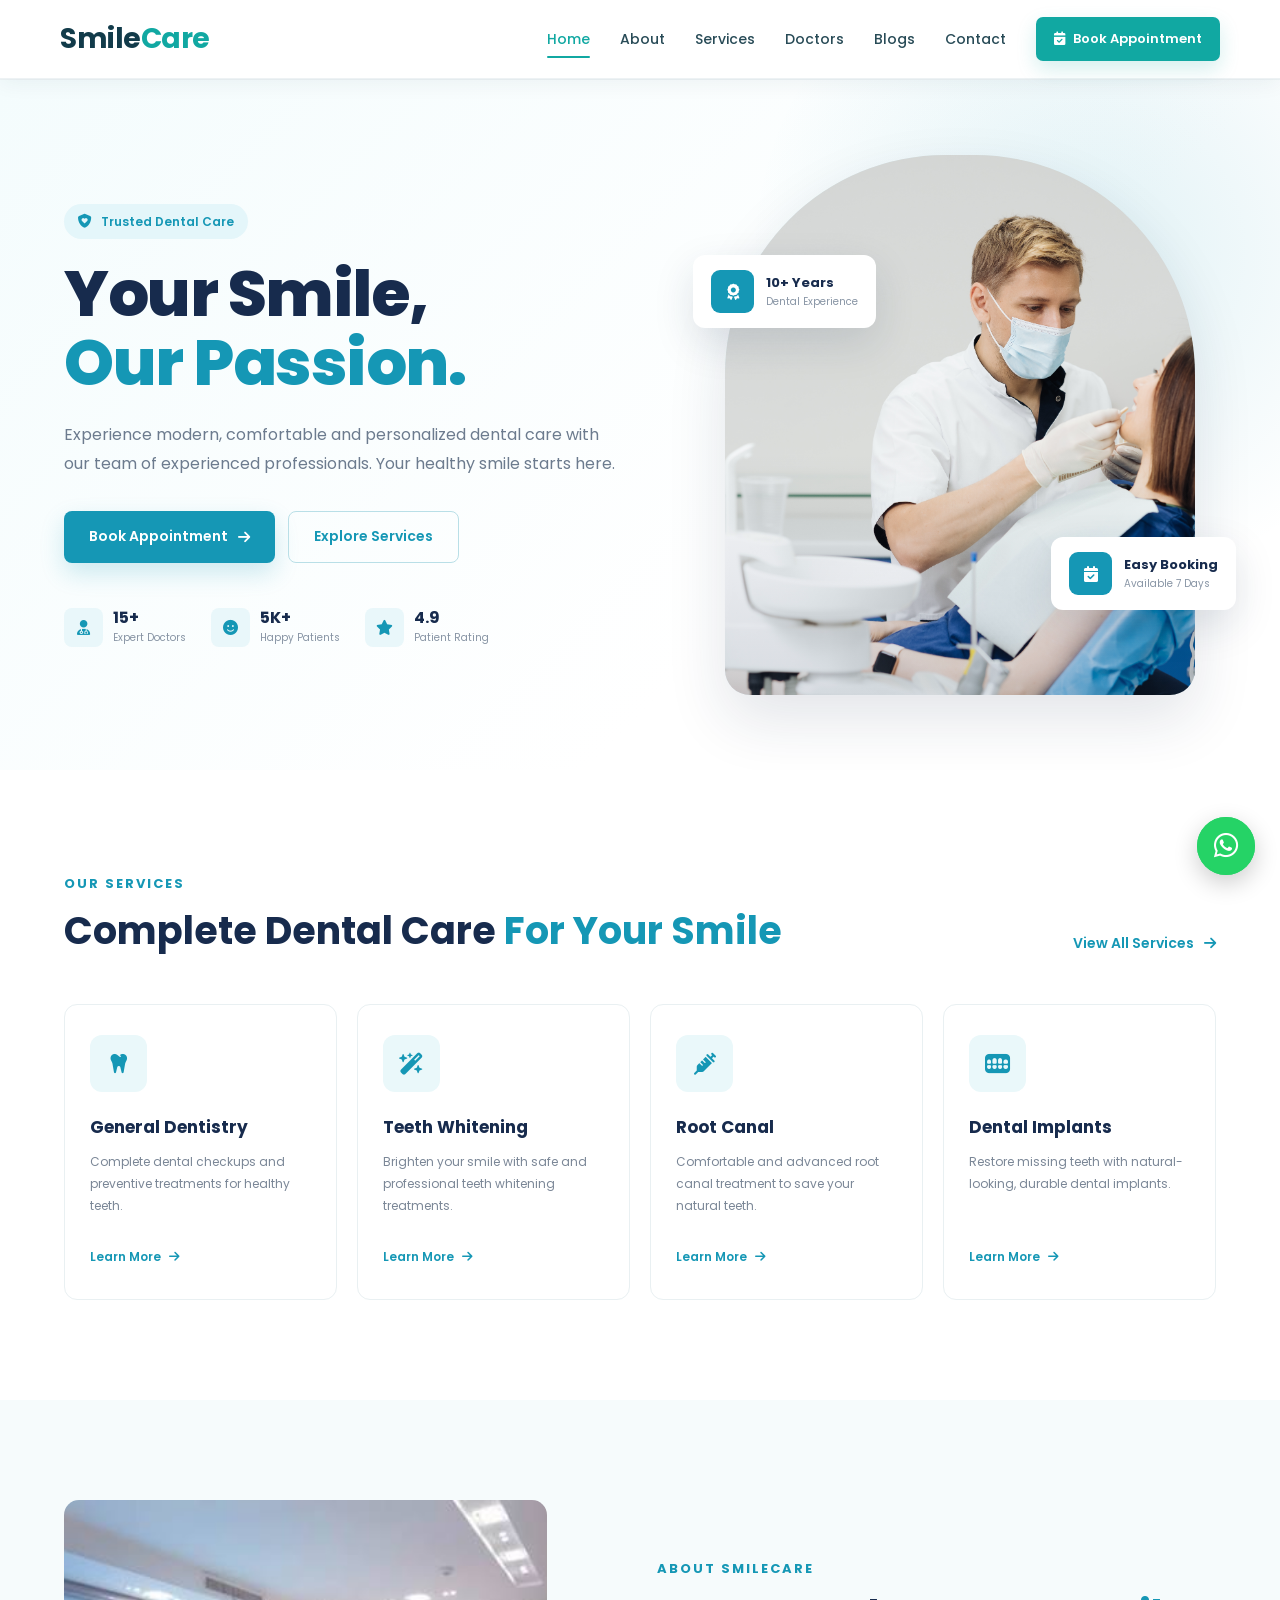
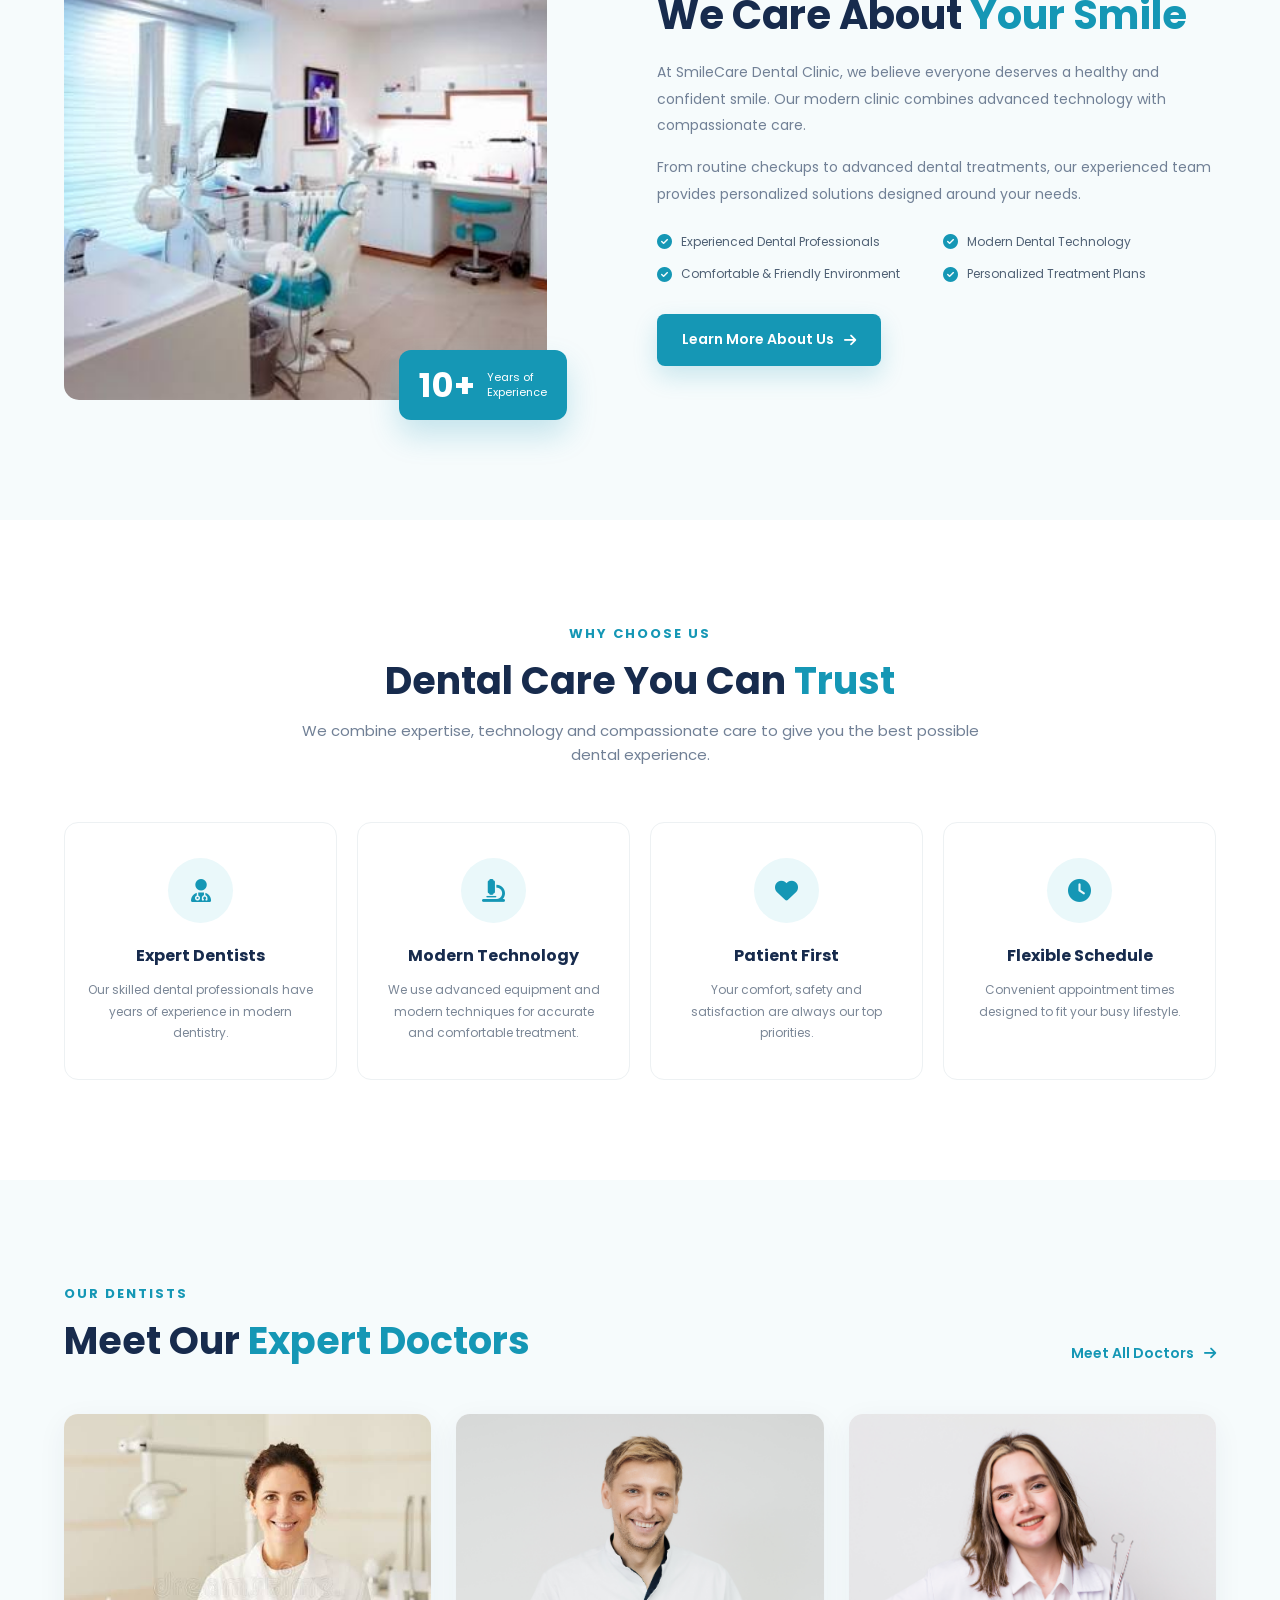
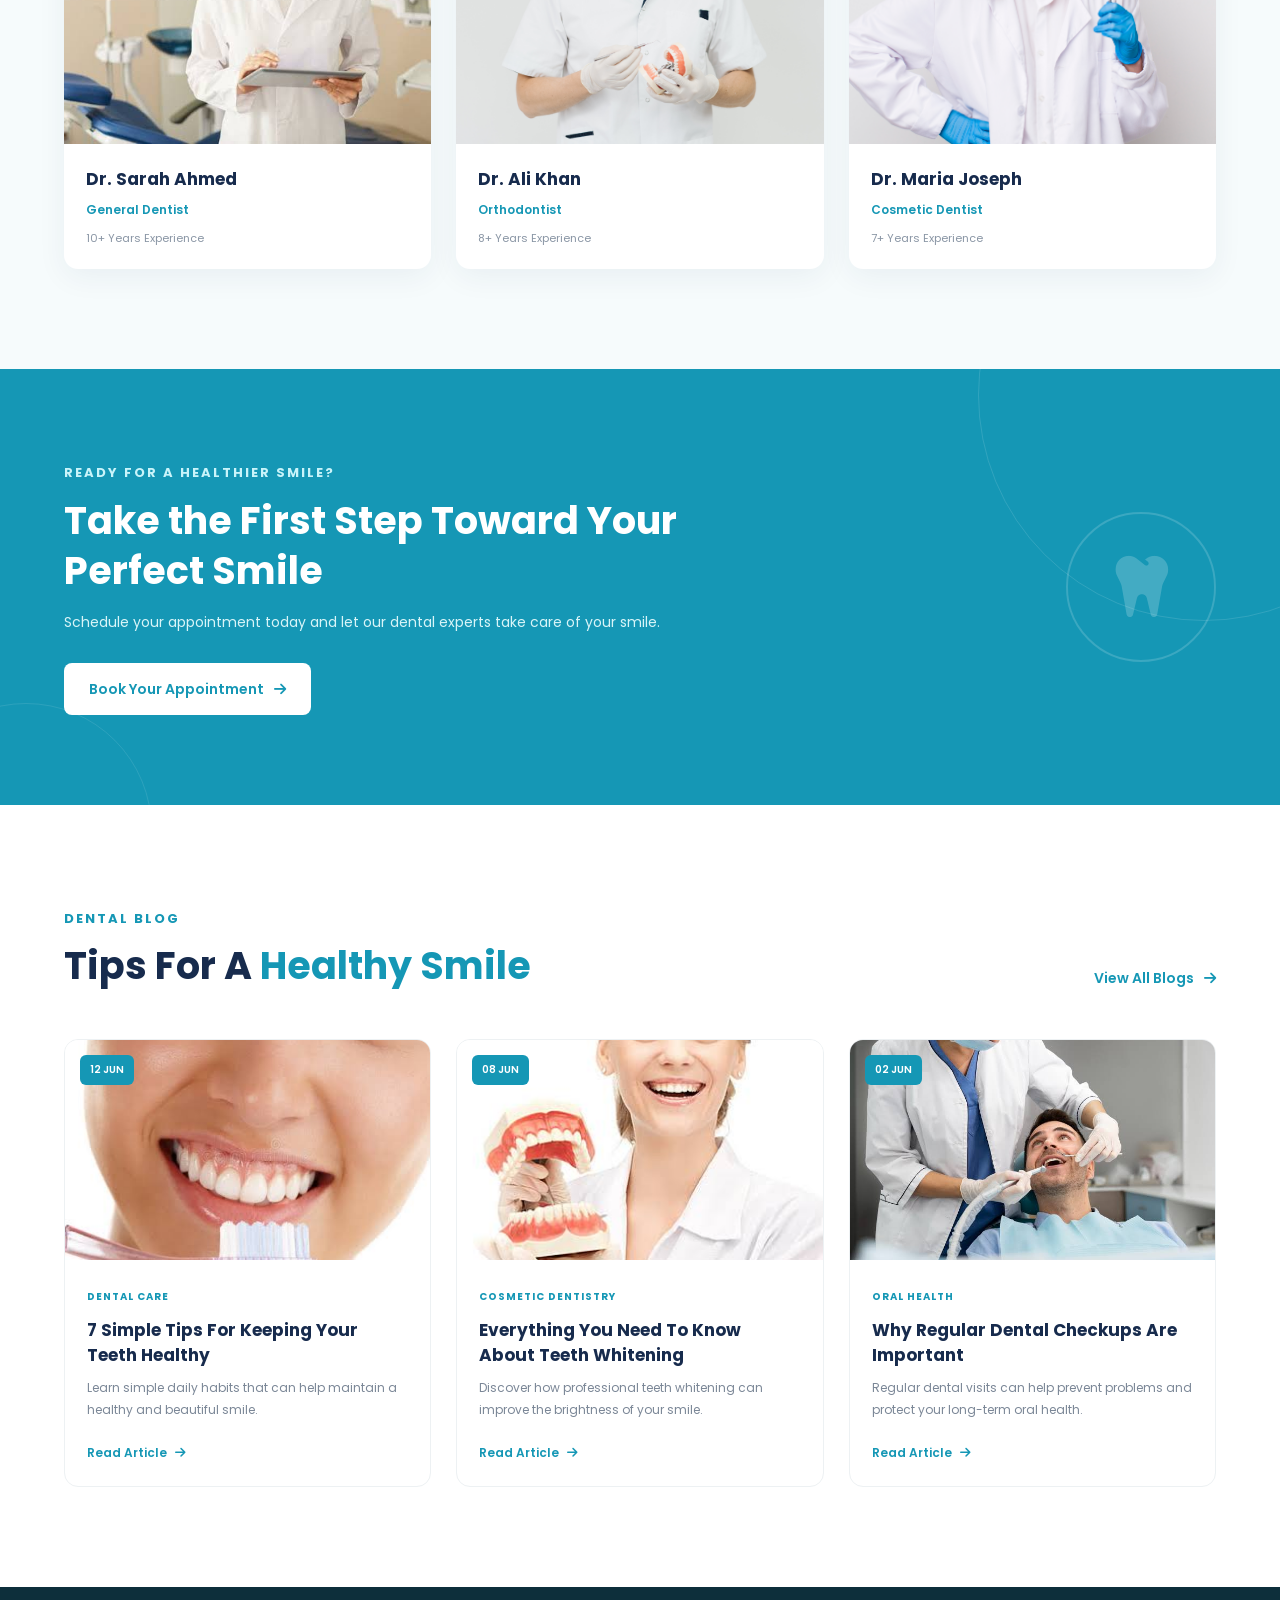
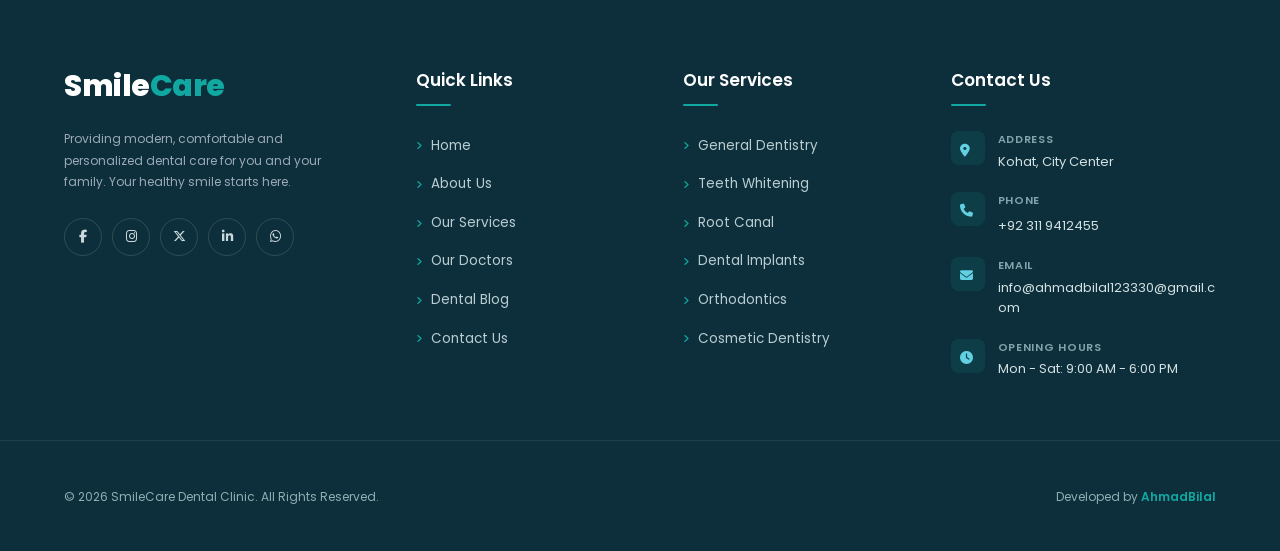
<file: index.html>
<!DOCTYPE html>
<html lang="en">
<head>
    <meta charset="UTF-8">
    <meta name="viewport" content="width=device-width, initial-scale=1.0">

    <title>SmileCare Dental Clinic | Your Smile, Our Passion</title>

    <!-- Google Font -->
    <link rel="preconnect" href="https://fonts.googleapis.com">
    <link rel="preconnect" href="https://fonts.gstatic.com" crossorigin>
    <link href="https://fonts.googleapis.com/css2?family=Poppins:wght@300;400;500;600;700;800&display=swap" rel="stylesheet">

    <!-- Font Awesome -->
    <link rel="stylesheet"
          href="https://cdnjs.cloudflare.com/ajax/libs/font-awesome/6.5.2/css/all.min.css">

    <!-- Main CSS -->
     <link rel="stylesheet" href="css/navbar.css">
    <link rel="stylesheet" href="css/index.css">
    <link rel="stylesheet" href="css/footer.css">
</head>

<body>

    <!-- =========================
         HEADER / NAVBAR
    ========================== -->
    <header class="header">

       
    <div id="navbar"></div>

    </header>


    <!-- =========================
         HERO SECTION
    ========================== -->
    <main>

        <section class="hero">

            <div class="container hero-container">

                <!-- Hero Content -->
                <div class="hero-content">

                    <div class="hero-badge">
                        <i class="fa-solid fa-shield-heart"></i>
                        Trusted Dental Care
                    </div>

                    <h1>
                        Your Smile,
                        <span>Our Passion.</span>
                    </h1>

                    <p>
                        Experience modern, comfortable and personalized
                        dental care with our team of experienced professionals.
                        Your healthy smile starts here.
                    </p>

                    <div class="hero-buttons">

                        <a href="contact.html" class="btn btn-primary">
                            Book Appointment
                            <i class="fa-solid fa-arrow-right"></i>
                        </a>

                        <a href="services.html" class="btn btn-outline">
                            Explore Services
                        </a>

                    </div>

                    <!-- Trust Information -->
                    <div class="hero-trust">

                        <div class="trust-item">
                            <i class="fa-solid fa-user-doctor"></i>

                            <div>
                                <strong>15+</strong>
                                <span>Expert Doctors</span>
                            </div>
                        </div>

                        <div class="trust-item">
                            <i class="fa-solid fa-face-smile"></i>

                            <div>
                                <strong>5K+</strong>
                                <span>Happy Patients</span>
                            </div>
                        </div>

                        <div class="trust-item">
                            <i class="fa-solid fa-star"></i>

                            <div>
                                <strong>4.9</strong>
                                <span>Patient Rating</span>
                            </div>
                        </div>

                    </div>

                </div>


                <!-- Hero Image -->
                <div class="hero-image">

                    <div class="hero-image-wrapper">

                        <img src="./images/home.img/hero-dentist.jpg"
                             alt="Professional Dentist providing dental care">

                    </div>

                    <!-- Floating Card -->
                    <div class="experience-card">

                        <div class="experience-icon">
                            <i class="fa-solid fa-award"></i>
                        </div>

                        <div>
                            <strong>10+ Years</strong>
                            <span>Dental Experience</span>
                        </div>

                    </div>

                    <!-- Floating Appointment Card -->
                    <div class="appointment-card">

                        <div class="appointment-icon">
                            <i class="fa-solid fa-calendar-check"></i>
                        </div>

                        <div>
                            <strong>Easy Booking</strong>
                            <span>Available 7 Days</span>
                        </div>

                    </div>

                </div>

            </div>

        </section>


        <!-- =========================
             SERVICES PREVIEW
        ========================== -->
        <section class="section services-section">

            <div class="container">

                <!-- Section Heading -->
                <div class="section-heading">

                    <div>
                        <span class="section-label">
                            OUR SERVICES
                        </span>

                        <h2>
                            Complete Dental Care
                            <span>For Your Smile</span>
                        </h2>
                    </div>

                    <a href="services.html" class="view-all">
                        View All Services
                        <i class="fa-solid fa-arrow-right"></i>
                    </a>

                </div>


                <!-- Services Cards -->
                <div class="services-grid">

                    <!-- Card 1 -->
                    <div class="service-card">

                        <div class="service-icon">
                            <i class="fa-solid fa-tooth"></i>
                        </div>

                        <h3>General Dentistry</h3>

                        <p>
                            Complete dental checkups and preventive
                            treatments for healthy teeth.
                        </p>

                        <a href="services.html">
                            Learn More
                            <i class="fa-solid fa-arrow-right"></i>
                        </a>

                    </div>


                    <!-- Card 2 -->
                    <div class="service-card">

                        <div class="service-icon">
                            <i class="fa-solid fa-wand-magic-sparkles"></i>
                        </div>

                        <h3>Teeth Whitening</h3>

                        <p>
                            Brighten your smile with safe and professional
                            teeth whitening treatments.
                        </p>

                        <a href="services.html">
                            Learn More
                            <i class="fa-solid fa-arrow-right"></i>
                        </a>

                    </div>


                    <!-- Card 3 -->
                    <div class="service-card">

                        <div class="service-icon">
                            <i class="fa-solid fa-syringe"></i>
                        </div>

                        <h3>Root Canal</h3>

                        <p>
                            Comfortable and advanced root canal treatment
                            to save your natural teeth.
                        </p>

                        <a href="services.html">
                            Learn More
                            <i class="fa-solid fa-arrow-right"></i>
                        </a>

                    </div>


                    <!-- Card 4 -->
                    <div class="service-card">

                        <div class="service-icon">
                            <i class="fa-solid fa-teeth"></i>
                        </div>

                        <h3>Dental Implants</h3>

                        <p>
                            Restore missing teeth with natural-looking,
                            durable dental implants.
                        </p>

                        <a href="services.html">
                            Learn More
                            <i class="fa-solid fa-arrow-right"></i>
                        </a>

                    </div>

                </div>

            </div>

        </section>


        <!-- =========================
             ABOUT PREVIEW
        ========================== -->
        <section class="section about-preview">

            <div class="container about-container">

                <!-- Image -->
                <div class="about-image">

                    <div class="about-image-main">

                        <img src="./images/home.img/clinic-interior.jpg"
                             alt="Modern Dental Clinic Interior">

                    </div>

                    <div class="about-experience">

                        <strong>10+</strong>

                        <span>
                            Years of<br>
                            Experience
                        </span>

                    </div>

                </div>


                <!-- Content -->
                <div class="about-content">

                    <span class="section-label">
                        ABOUT SMILECARE
                    </span>

                    <h2>
                        We Care About
                        <span>Your Smile</span>
                    </h2>

                    <p>
                        At SmileCare Dental Clinic, we believe everyone
                        deserves a healthy and confident smile. Our modern
                        clinic combines advanced technology with
                        compassionate care.
                    </p>

                    <p>
                        From routine checkups to advanced dental treatments,
                        our experienced team provides personalized solutions
                        designed around your needs.
                    </p>


                    <!-- Features -->
                    <div class="about-features">

                        <div class="feature-item">
                            <i class="fa-solid fa-circle-check"></i>
                            <span>Experienced Dental Professionals</span>
                        </div>

                        <div class="feature-item">
                            <i class="fa-solid fa-circle-check"></i>
                            <span>Modern Dental Technology</span>
                        </div>

                        <div class="feature-item">
                            <i class="fa-solid fa-circle-check"></i>
                            <span>Comfortable & Friendly Environment</span>
                        </div>

                        <div class="feature-item">
                            <i class="fa-solid fa-circle-check"></i>
                            <span>Personalized Treatment Plans</span>
                        </div>

                    </div>

                    <a href="about.html" class="btn btn-primary">
                        Learn More About Us
                        <i class="fa-solid fa-arrow-right"></i>
                    </a>

                </div>

            </div>

        </section>


        <!-- =========================
             WHY CHOOSE US
        ========================== -->
        <section class="section why-section">

            <div class="container">

                <div class="center-heading">

                    <span class="section-label">
                        WHY CHOOSE US
                    </span>

                    <h2>
                        Dental Care You Can
                        <span>Trust</span>
                    </h2>

                    <p>
                        We combine expertise, technology and compassionate
                        care to give you the best possible dental experience.
                    </p>

                </div>


                <div class="why-grid">

                    <!-- Item -->
                    <div class="why-card">

                        <div class="why-icon">
                            <i class="fa-solid fa-user-doctor"></i>
                        </div>

                        <h3>Expert Dentists</h3>

                        <p>
                            Our skilled dental professionals have years
                            of experience in modern dentistry.
                        </p>

                    </div>


                    <!-- Item -->
                    <div class="why-card">

                        <div class="why-icon">
                            <i class="fa-solid fa-microscope"></i>
                        </div>

                        <h3>Modern Technology</h3>

                        <p>
                            We use advanced equipment and modern techniques
                            for accurate and comfortable treatment.
                        </p>

                    </div>


                    <!-- Item -->
                    <div class="why-card">

                        <div class="why-icon">
                            <i class="fa-solid fa-heart"></i>
                        </div>

                        <h3>Patient First</h3>

                        <p>
                            Your comfort, safety and satisfaction are
                            always our top priorities.
                        </p>

                    </div>


                    <!-- Item -->
                    <div class="why-card">

                        <div class="why-icon">
                            <i class="fa-solid fa-clock"></i>
                        </div>

                        <h3>Flexible Schedule</h3>

                        <p>
                            Convenient appointment times designed
                            to fit your busy lifestyle.
                        </p>

                    </div>

                </div>

            </div>

        </section>


        <!-- =========================
             DOCTORS PREVIEW
        ========================== -->
        <section class="section doctors-section">

            <div class="container">

                <div class="section-heading">

                    <div>

                        <span class="section-label">
                            OUR DENTISTS
                        </span>

                        <h2>
                            Meet Our
                            <span>Expert Doctors</span>
                        </h2>

                    </div>

                    <a href="doctors.html" class="view-all">
                        Meet All Doctors
                        <i class="fa-solid fa-arrow-right"></i>
                    </a>

                </div>


                <div class="doctors-grid">

                    <!-- Doctor 1 -->
                    <div class="doctor-card">

                        <div class="doctor-image">

                            <img src="./images/home.img/dr-sara.jpg"
                                 alt="Dr. Sarah Ahmed">

                            <div class="doctor-social">

                                <a href="#">
                                    <i class="fa-brands fa-facebook-f"></i>
                                </a>

                                <a href="#">
                                    <i class="fa-brands fa-instagram"></i>
                                </a>

                                <a href="#">
                                    <i class="fa-brands fa-linkedin-in"></i>
                                </a>

                            </div>

                        </div>

                        <div class="doctor-info">

                            <h3>Dr. Sarah Ahmed</h3>

                            <span>General Dentist</span>

                            <p>
                                10+ Years Experience
                            </p>

                        </div>

                    </div>


                    <!-- Doctor 2 -->
                    <div class="doctor-card">

                        <div class="doctor-image">

                            <img src="./images/img2.jpg"
                                 alt="Dr. Ali Khan">

                            <div class="doctor-social">

                                <a href="#">
                                    <i class="fa-brands fa-facebook-f"></i>
                                </a>

                                <a href="#">
                                    <i class="fa-brands fa-instagram"></i>
                                </a>

                                <a href="#">
                                    <i class="fa-brands fa-linkedin-in"></i>
                                </a>

                            </div>

                        </div>

                        <div class="doctor-info">

                            <h3>Dr. Ali Khan</h3>

                            <span>Orthodontist</span>

                            <p>
                                8+ Years Experience
                            </p>

                        </div>

                    </div>


                    <!-- Doctor 3 -->
                    <div class="doctor-card">

                        <div class="doctor-image">

                            <img src="./images/img3.jpg"
                                 alt="Dr. Maria Joseph">

                            <div class="doctor-social">

                                <a href="#">
                                    <i class="fa-brands fa-facebook-f"></i>
                                </a>

                                <a href="#">
                                    <i class="fa-brands fa-instagram"></i>
                                </a>

                                <a href="#">
                                    <i class="fa-brands fa-linkedin-in"></i>
                                </a>

                            </div>

                        </div>

                        <div class="doctor-info">

                            <h3>Dr. Maria Joseph</h3>

                            <span>Cosmetic Dentist</span>

                            <p>
                                7+ Years Experience
                            </p>

                        </div>

                    </div>

                </div>

            </div>

        </section>


        <!-- =========================
             APPOINTMENT CTA
        ========================== -->
        <section class="appointment-section">

            <div class="container appointment-container">

                <div class="appointment-content">

                    <span class="section-label">
                        READY FOR A HEALTHIER SMILE?
                    </span>

                    <h2>
                        Take the First Step
                        Toward Your Perfect Smile
                    </h2>

                    <p>
                        Schedule your appointment today and let our
                        dental experts take care of your smile.
                    </p>

                    <a href="contact.html" class="btn btn-light">
                        Book Your Appointment
                        <i class="fa-solid fa-arrow-right"></i>
                    </a>

                </div>

                <div class="appointment-decoration">
                    <i class="fa-solid fa-tooth"></i>
                </div>

            </div>

        </section>


        <!-- =========================
             BLOG PREVIEW
        ========================== -->
        <section class="section blog-section">

            <div class="container">

                <div class="section-heading">

                    <div>

                        <span class="section-label">
                            DENTAL BLOG
                        </span>

                        <h2>
                            Tips For A
                            <span>Healthy Smile</span>
                        </h2>

                    </div>

                    <a href="blogs.html" class="view-all">
                        View All Blogs
                        <i class="fa-solid fa-arrow-right"></i>
                    </a>

                </div>


                <div class="blogs-grid">

                    <!-- Blog 1 -->
                    <article class="blog-card">

                        <div class="blog-image">

                            <img src="./images/home.img/smile.tooth.jpeg"
                                 alt="Dental care tips">

                            <span class="blog-date">
                                12 JUN
                            </span>

                        </div>

                        <div class="blog-content">

                            <span class="blog-category">
                                Dental Care
                            </span>

                            <h3>
                                7 Simple Tips For Keeping Your Teeth Healthy
                            </h3>

                            <p>
                                Learn simple daily habits that can help
                                maintain a healthy and beautiful smile.
                            </p>

                            <a href="blogs.html">
                                Read Article
                                <i class="fa-solid fa-arrow-right"></i>
                            </a>

                        </div>

                    </article>


                    <!-- Blog 2 -->
                    <article class="blog-card">

                        <div class="blog-image">

                            <img src="./images/home.img/teeth.whiting.jpeg"
                                 alt="Teeth whitening">

                            <span class="blog-date">
                                08 JUN
                            </span>

                        </div>

                        <div class="blog-content">

                            <span class="blog-category">
                                Cosmetic Dentistry
                            </span>

                            <h3>
                                Everything You Need To Know About Teeth Whitening
                            </h3>

                            <p>
                                Discover how professional teeth whitening
                                can improve the brightness of your smile.
                            </p>

                            <a href="blogs.html">
                                Read Article
                                <i class="fa-solid fa-arrow-right"></i>
                            </a>

                        </div>

                    </article>


                    <!-- Blog 3 -->
                    <article class="blog-card">

                        <div class="blog-image">

                            <img src="./images/home.img/dental-chekup.jpeg"
                                 alt="Dental checkup">

                            <span class="blog-date">
                                02 JUN
                            </span>

                        </div>

                        <div class="blog-content">

                            <span class="blog-category">
                                Oral Health
                            </span>

                            <h3>
                                Why Regular Dental Checkups Are Important
                            </h3>

                            <p>
                                Regular dental visits can help prevent
                                problems and protect your long-term oral health.
                            </p>

                            <a href="blogs.html">
                                Read Article
                                <i class="fa-solid fa-arrow-right"></i>
                            </a>

                        </div>

                    </article>

                </div>

            </div>

        </section>

    </main>


    <!-- =========================
         FOOTER
    ========================== -->
  <div id="footer"></div>


<script src="js/footer.js"></script>
 <script src="js/navbar.js"></script>

</body>
</html>
</file>
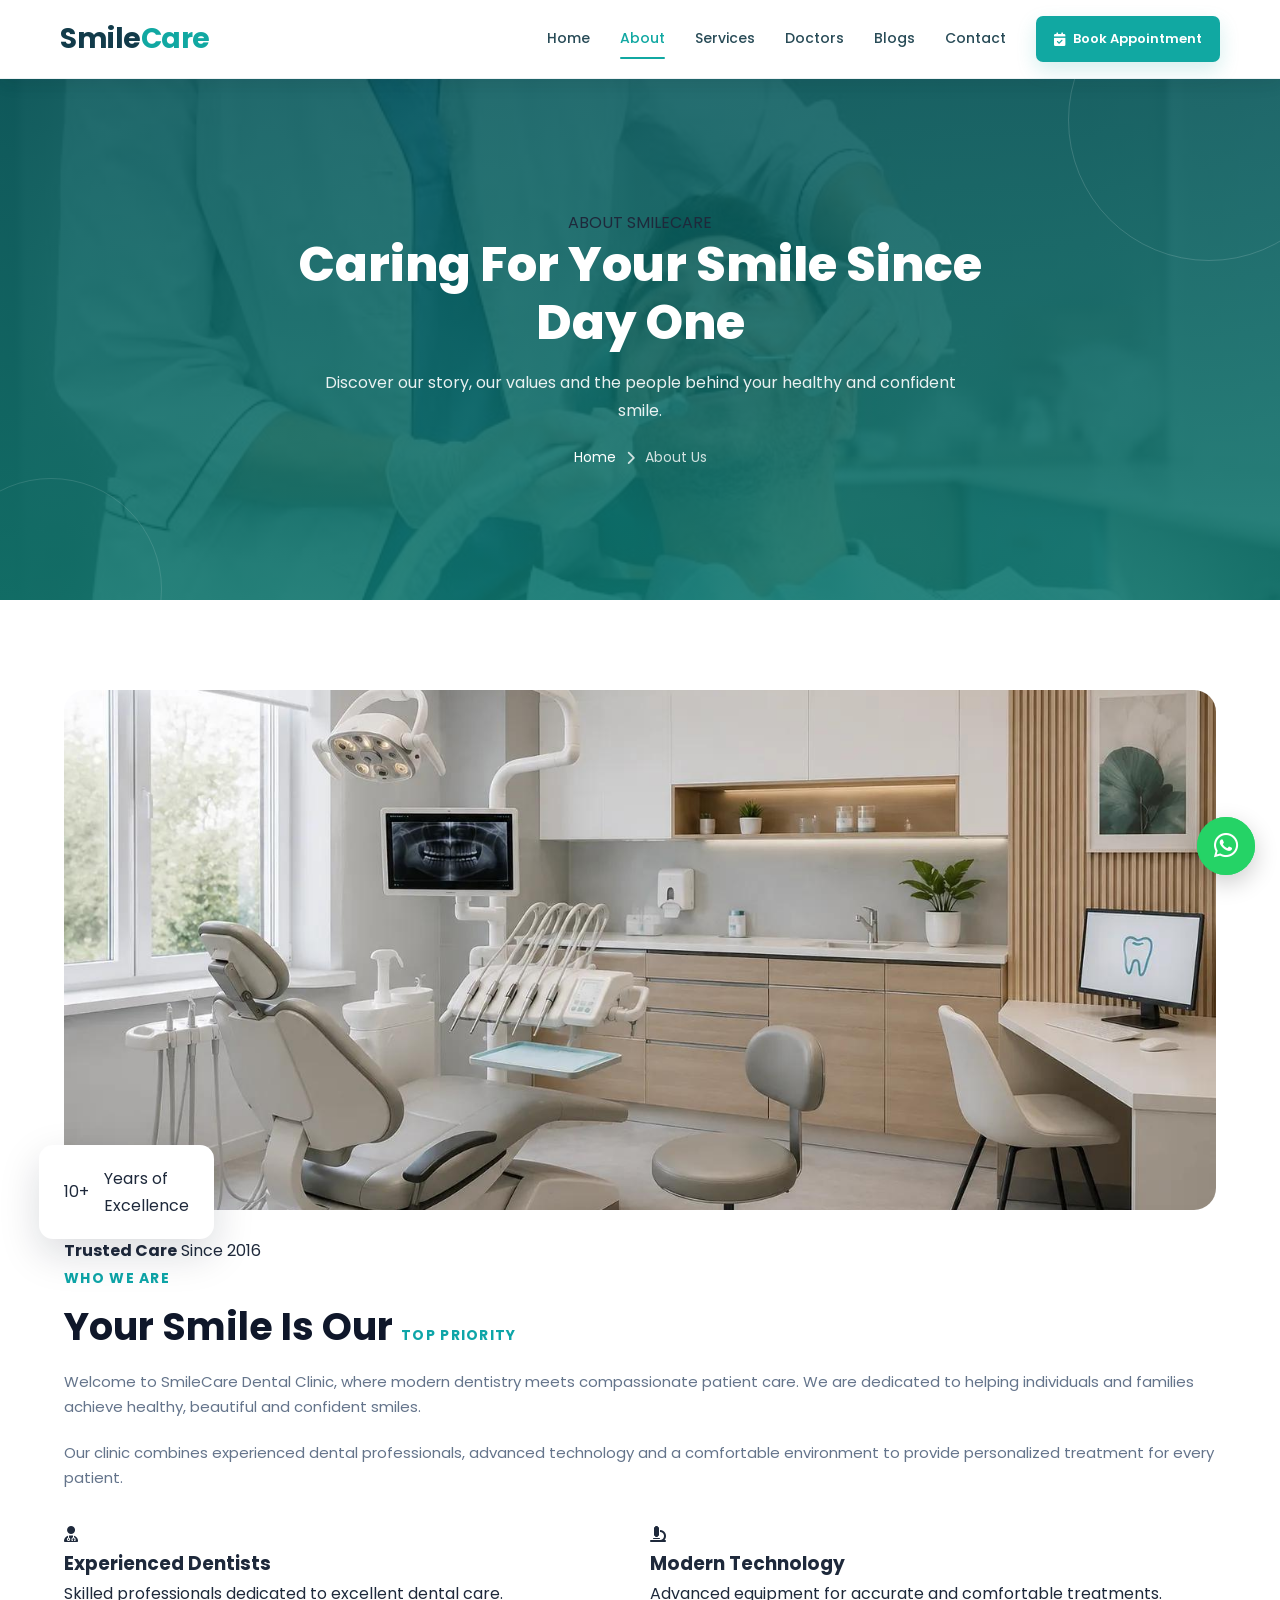
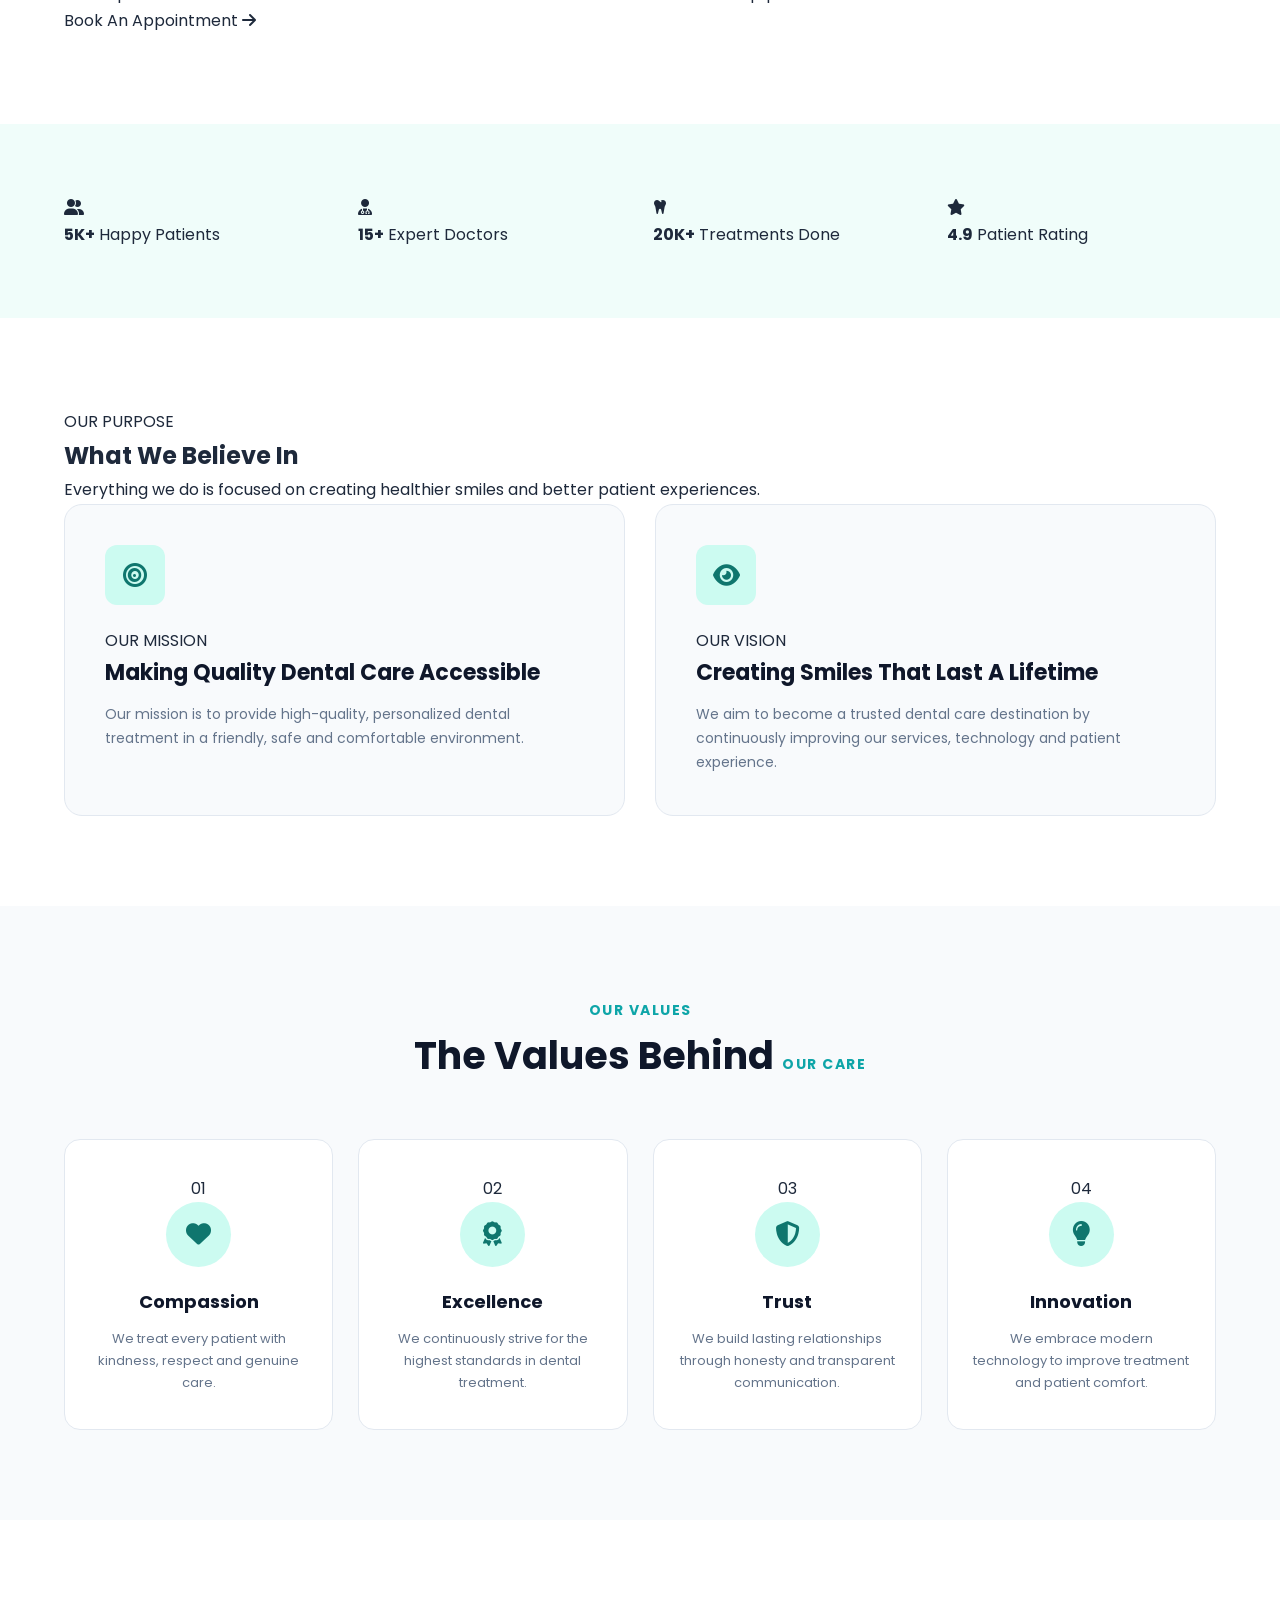
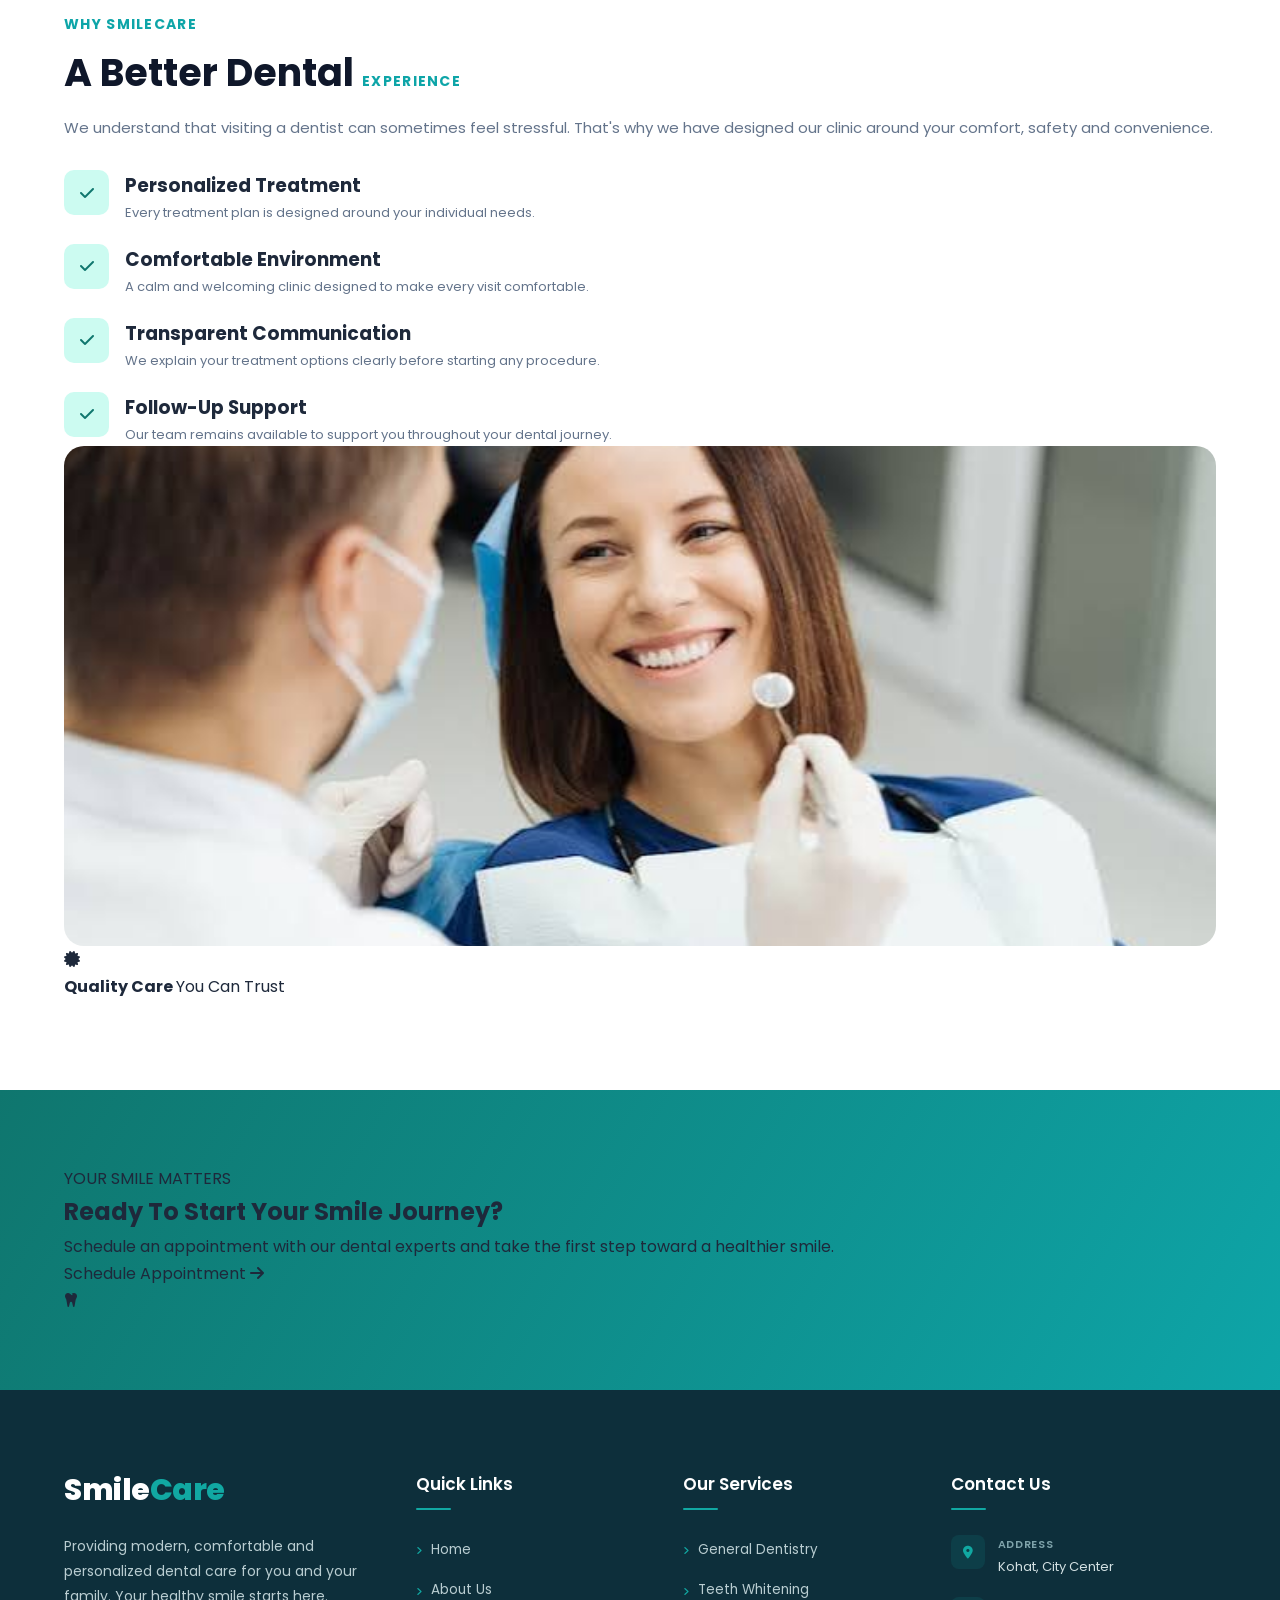
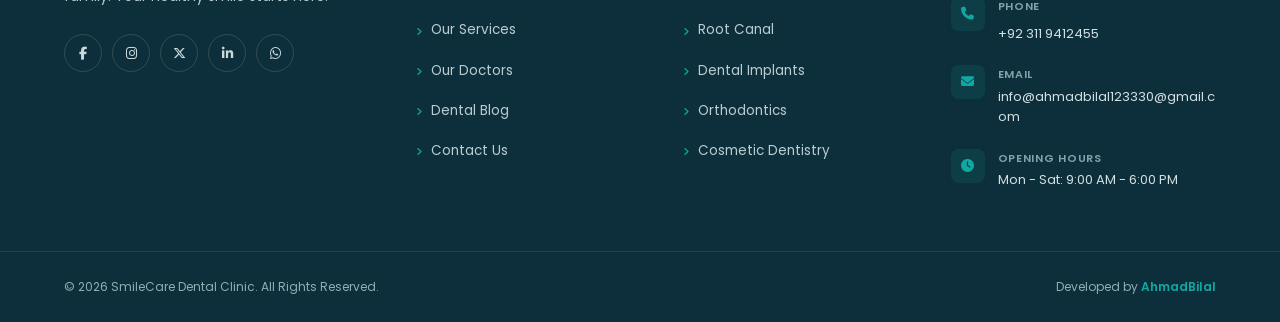
<file: about.html>
<!DOCTYPE html>
<html lang="en">

<head>
    <meta charset="UTF-8">
    <meta name="viewport" content="width=device-width, initial-scale=1.0">

    <title>About Us | SmileCare Dental Clinic</title>

    <!-- Google Font -->
    <link rel="preconnect" href="https://fonts.googleapis.com">
    <link rel="preconnect" href="https://fonts.gstatic.com" crossorigin>

    <link href="https://fonts.googleapis.com/css2?family=Poppins:wght@300;400;500;600;700;800&display=swap"
        rel="stylesheet">

    <!-- Font Awesome -->
    <link rel="stylesheet"
        href="https://cdnjs.cloudflare.com/ajax/libs/font-awesome/6.5.2/css/all.min.css">

    <!-- About Page CSS -->
     <link rel="stylesheet" href="css/navbar.css">
    <link rel="stylesheet" href="css/about.css">
    <link rel="stylesheet" href="css/footer.css">
</head>

<body>


    <!-- =========================================
         HEADER / NAVBAR
    ========================================== -->

    <header class="header">


        <div id="navbar"></div>

    </header>



    <!-- =========================================
         PAGE HERO
    ========================================== -->

    <section class="page-hero">

        <div class="container page-hero-content">

            <span class="page-label">
                ABOUT SMILECARE
            </span>

            <h1>
                Caring For Your
                <span>Smile Since Day One</span>
            </h1>

            <p>
                Discover our story, our values and the people
                behind your healthy and confident smile.
            </p>

            <div class="breadcrumb">

                <a href="index.html">
                    Home
                </a>

                <i class="fa-solid fa-chevron-right"></i>

                <span>
                    About Us
                </span>

            </div>

        </div>

    </section>



    <!-- =========================================
         ABOUT INTRODUCTION
    ========================================== -->

    <section class="section about-intro">

        <div class="container about-intro-container">


            <!-- Image Side -->

            <div class="about-image">

                <div class="main-image">

                    <img src=
                    './images/about.img/dental-clinic.about.img.jpeg'
                    alt="SmileCare Dental Clinic">

                </div>


                <!-- Experience Card -->

                <div class="experience-card">

                    <div class="experience-number">
                        10+
                    </div>

                    <div class="experience-text">
                        Years of
                        <br>
                        Excellence
                    </div>

                </div>


                <!-- Small Badge -->

                <div class="image-badge">

                    <i class="fa-solid fa-shield-heart"></i>

                    <div>
                        <strong>Trusted Care</strong>
                        <span>Since 2016</span>
                    </div>

                </div>

            </div>



            <!-- Content Side -->

            <div class="about-content">

                <span class="section-label">
                    WHO WE ARE
                </span>

                <h2>
                    Your Smile Is Our
                    <span>Top Priority</span>
                </h2>

                <p>
                    Welcome to SmileCare Dental Clinic, where modern
                    dentistry meets compassionate patient care.
                    We are dedicated to helping individuals and families
                    achieve healthy, beautiful and confident smiles.
                </p>

                <p>
                    Our clinic combines experienced dental professionals,
                    advanced technology and a comfortable environment
                    to provide personalized treatment for every patient.
                </p>


                <!-- Features -->

                <div class="about-features">

                    <div class="feature">

                        <div class="feature-icon">
                            <i class="fa-solid fa-user-doctor"></i>
                        </div>

                        <div>
                            <h3>
                                Experienced Dentists
                            </h3>

                            <p>
                                Skilled professionals dedicated
                                to excellent dental care.
                            </p>
                        </div>

                    </div>


                    <div class="feature">

                        <div class="feature-icon">
                            <i class="fa-solid fa-microscope"></i>
                        </div>

                        <div>
                            <h3>
                                Modern Technology
                            </h3>

                            <p>
                                Advanced equipment for accurate
                                and comfortable treatments.
                            </p>
                        </div>

                    </div>

                </div>


                <a href="contact.html" class="btn btn-primary">

                    Book An Appointment

                    <i class="fa-solid fa-arrow-right"></i>

                </a>

            </div>

        </div>

    </section>



    <!-- =========================================
         STATS
    ========================================== -->

    <section class="stats-section">

        <div class="container stats-grid">


            <div class="stat-item">

                <div class="stat-icon">
                    <i class="fa-solid fa-user-group"></i>
                </div>

                <div>
                    <strong>5K+</strong>
                    <span>Happy Patients</span>
                </div>

            </div>


            <div class="stat-item">

                <div class="stat-icon">
                    <i class="fa-solid fa-user-doctor"></i>
                </div>

                <div>
                    <strong>15+</strong>
                    <span>Expert Doctors</span>
                </div>

            </div>


            <div class="stat-item">

                <div class="stat-icon">
                    <i class="fa-solid fa-tooth"></i>
                </div>

                <div>
                    <strong>20K+</strong>
                    <span>Treatments Done</span>
                </div>

            </div>


            <div class="stat-item">

                <div class="stat-icon">
                    <i class="fa-solid fa-star"></i>
                </div>

                <div>
                    <strong>4.9</strong>
                    <span>Patient Rating</span>
                </div>

            </div>

        </div>

    </section>



    <!-- =========================================
         MISSION & VISION
    ========================================== -->

    <section class="section mission-section">

        <div class="container">

            <div class="center-heading">

                <span class="section-label">
                    OUR PURPOSE
                </span>

                <h2>
                    What We
                    <span>Believe In</span>
                </h2>

                <p>
                    Everything we do is focused on creating healthier
                    smiles and better patient experiences.
                </p>

            </div>


            <div class="mission-grid">


                <!-- Mission -->

                <div class="mission-card">

                    <div class="mission-icon">

                        <i class="fa-solid fa-bullseye"></i>

                    </div>

                    <div>

                        <span>
                            OUR MISSION
                        </span>

                        <h3>
                            Making Quality Dental Care Accessible
                        </h3>

                        <p>
                            Our mission is to provide high-quality,
                            personalized dental treatment in a friendly,
                            safe and comfortable environment.
                        </p>

                    </div>

                </div>


                <!-- Vision -->

                <div class="mission-card">

                    <div class="mission-icon">

                        <i class="fa-solid fa-eye"></i>

                    </div>

                    <div>

                        <span>
                            OUR VISION
                        </span>

                        <h3>
                            Creating Smiles That Last A Lifetime
                        </h3>

                        <p>
                            We aim to become a trusted dental care
                            destination by continuously improving our
                            services, technology and patient experience.
                        </p>

                    </div>

                </div>

            </div>

        </div>

    </section>



    <!-- =========================================
         OUR VALUES
    ========================================== -->

    <section class="section values-section">

        <div class="container">

            <div class="section-heading">

                <div>

                    <span class="section-label">
                        OUR VALUES
                    </span>

                    <h2>
                        The Values Behind
                        <span>Our Care</span>
                    </h2>

                </div>

            </div>


            <div class="values-grid">


                <!-- Value 1 -->

                <div class="value-card">

                    <div class="value-number">
                        01
                    </div>

                    <div class="value-icon">
                        <i class="fa-solid fa-heart"></i>
                    </div>

                    <h3>
                        Compassion
                    </h3>

                    <p>
                        We treat every patient with kindness,
                        respect and genuine care.
                    </p>

                </div>


                <!-- Value 2 -->

                <div class="value-card">

                    <div class="value-number">
                        02
                    </div>

                    <div class="value-icon">
                        <i class="fa-solid fa-award"></i>
                    </div>

                    <h3>
                        Excellence
                    </h3>

                    <p>
                        We continuously strive for the highest
                        standards in dental treatment.
                    </p>

                </div>


                <!-- Value 3 -->

                <div class="value-card">

                    <div class="value-number">
                        03
                    </div>

                    <div class="value-icon">
                        <i class="fa-solid fa-shield-halved"></i>
                    </div>

                    <h3>
                        Trust
                    </h3>

                    <p>
                        We build lasting relationships through
                        honesty and transparent communication.
                    </p>

                </div>


                <!-- Value 4 -->

                <div class="value-card">

                    <div class="value-number">
                        04
                    </div>

                    <div class="value-icon">
                        <i class="fa-solid fa-lightbulb"></i>
                    </div>

                    <h3>
                        Innovation
                    </h3>

                    <p>
                        We embrace modern technology to improve
                        treatment and patient comfort.
                    </p>

                </div>

            </div>

        </div>

    </section>



    <!-- =========================================
         WHY CHOOSE US
    ========================================== -->

    <section class="section why-section">

        <div class="container why-container">


            <!-- Content -->

            <div class="why-content">

                <span class="section-label">
                    WHY SMILECARE
                </span>

                <h2>
                    A Better Dental
                    <span>Experience</span>
                </h2>

                <p>
                    We understand that visiting a dentist can sometimes
                    feel stressful. That's why we have designed our
                    clinic around your comfort, safety and convenience.
                </p>


                <div class="why-list">


                    <div class="why-item">

                        <div class="check-icon">
                            <i class="fa-solid fa-check"></i>
                        </div>

                        <div>

                            <h3>
                                Personalized Treatment
                            </h3>

                            <p>
                                Every treatment plan is designed
                                around your individual needs.
                            </p>

                        </div>

                    </div>


                    <div class="why-item">

                        <div class="check-icon">
                            <i class="fa-solid fa-check"></i>
                        </div>

                        <div>

                            <h3>
                                Comfortable Environment
                            </h3>

                            <p>
                                A calm and welcoming clinic designed
                                to make every visit comfortable.
                            </p>

                        </div>

                    </div>


                    <div class="why-item">

                        <div class="check-icon">
                            <i class="fa-solid fa-check"></i>
                        </div>

                        <div>

                            <h3>
                                Transparent Communication
                            </h3>

                            <p>
                                We explain your treatment options
                                clearly before starting any procedure.
                            </p>

                        </div>

                    </div>


                    <div class="why-item">

                        <div class="check-icon">
                            <i class="fa-solid fa-check"></i>
                        </div>

                        <div>

                            <h3>
                                Follow-Up Support
                            </h3>

                            <p>
                                Our team remains available to support
                                you throughout your dental journey.
                            </p>

                        </div>

                    </div>

                </div>

            </div>


            <!-- Image -->

            <div class="why-image">

                <div class="why-image-wrapper">

                    <img src="./images/about.img/dental-care.at.smile-abouti.mg.jpeg"
                        alt="Dental care at SmileCare">

                </div>


                <div class="quality-card">

                    <div class="quality-icon">
                        <i class="fa-solid fa-certificate"></i>
                    </div>

                    <div>

                        <strong>
                            Quality Care
                        </strong>

                        <span>
                            You Can Trust
                        </span>

                    </div>

                </div>

            </div>

        </div>

    </section>



    <!-- =========================================
         CTA
    ========================================== -->

    <section class="about-cta">

        <div class="container cta-container">

            <div class="cta-content">

                <span class="cta-label">
                    YOUR SMILE MATTERS
                </span>

                <h2>
                    Ready To Start Your
                    Smile Journey?
                </h2>

                <p>
                    Schedule an appointment with our dental experts
                    and take the first step toward a healthier smile.
                </p>

                <a href="contact.html" class="btn btn-light">

                    Schedule Appointment

                    <i class="fa-solid fa-arrow-right"></i>

                </a>

            </div>


            <div class="cta-icon">

                <i class="fa-solid fa-tooth"></i>

            </div>

        </div>

    </section>



    <!-- =========================================
         FOOTER
    ========================================== -->
    <div id="footer"></div>


    <script src="js/navbar.js"></script>
 <script src="js/footer.js"></script>
</body>
 
 <!-- <script src="js/navbar.js"></script>
 <script src="js/footer.js"></script> -->

</html>
</file>
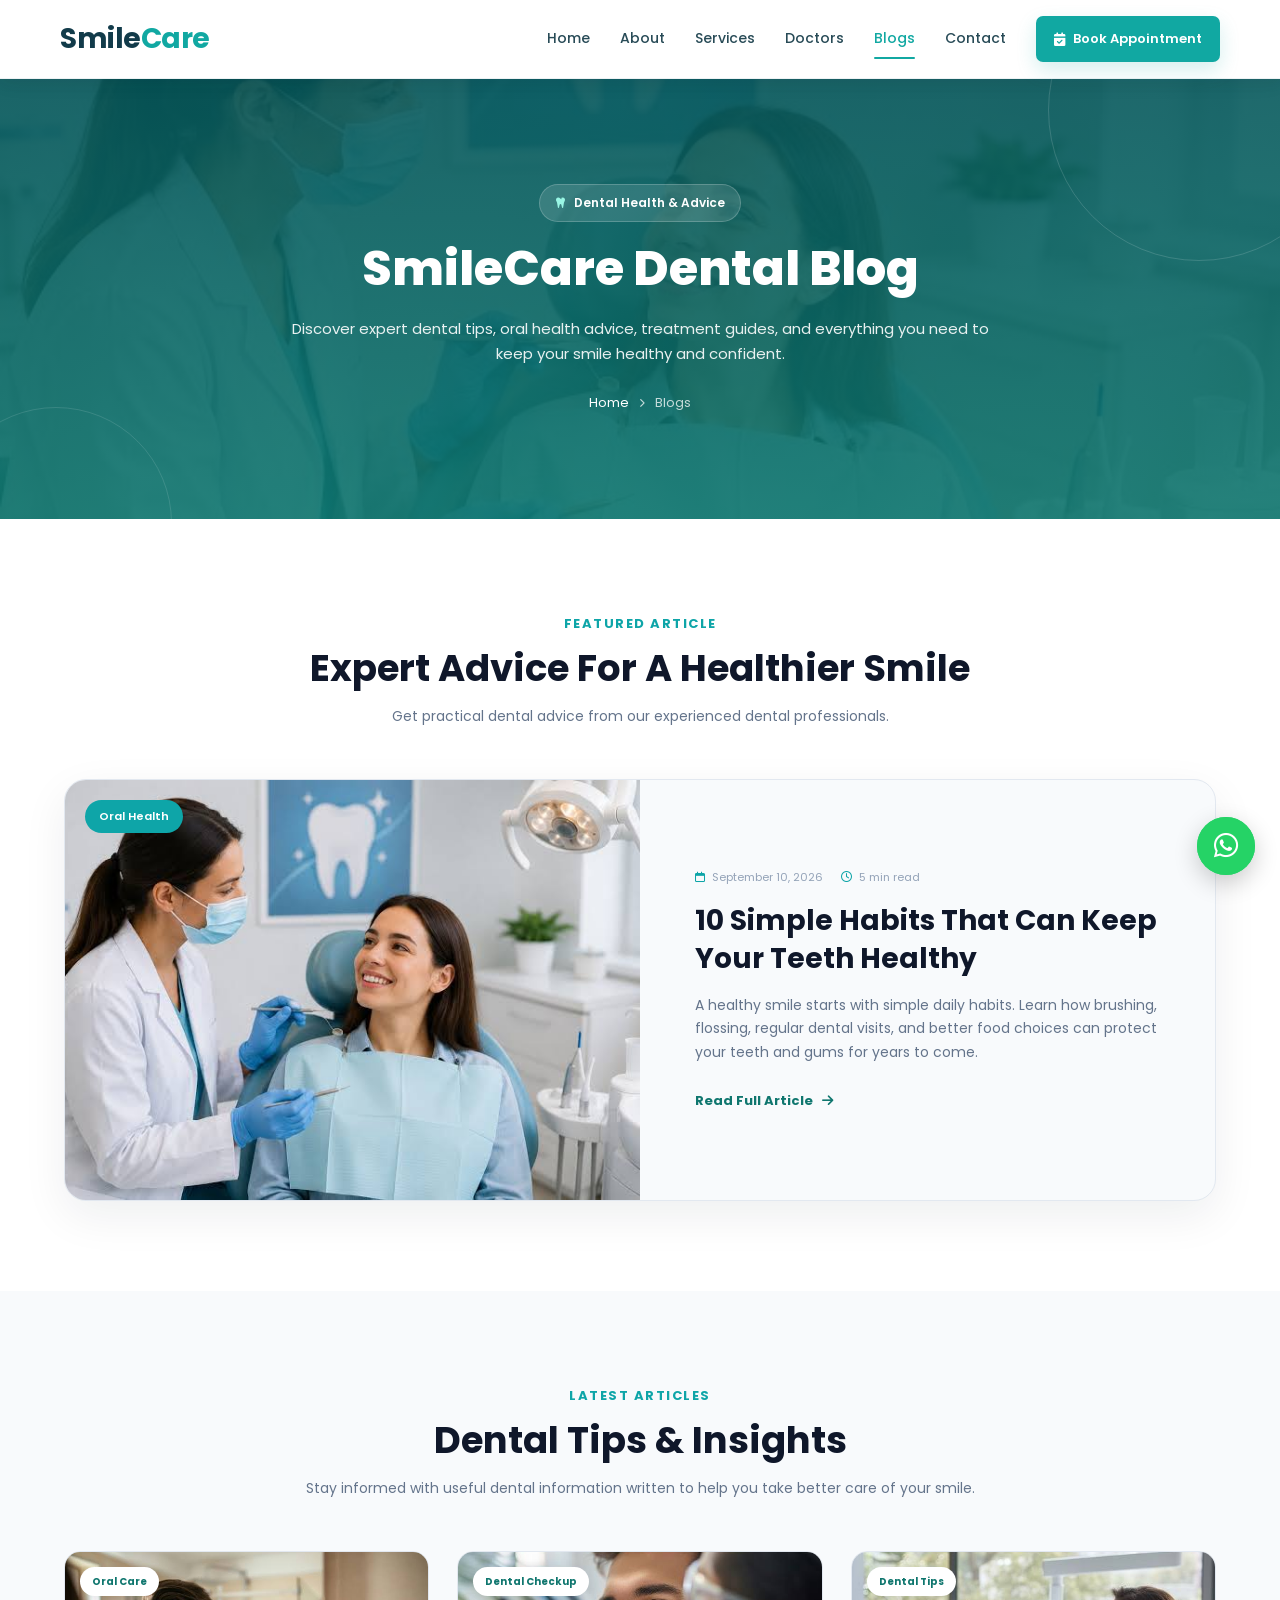
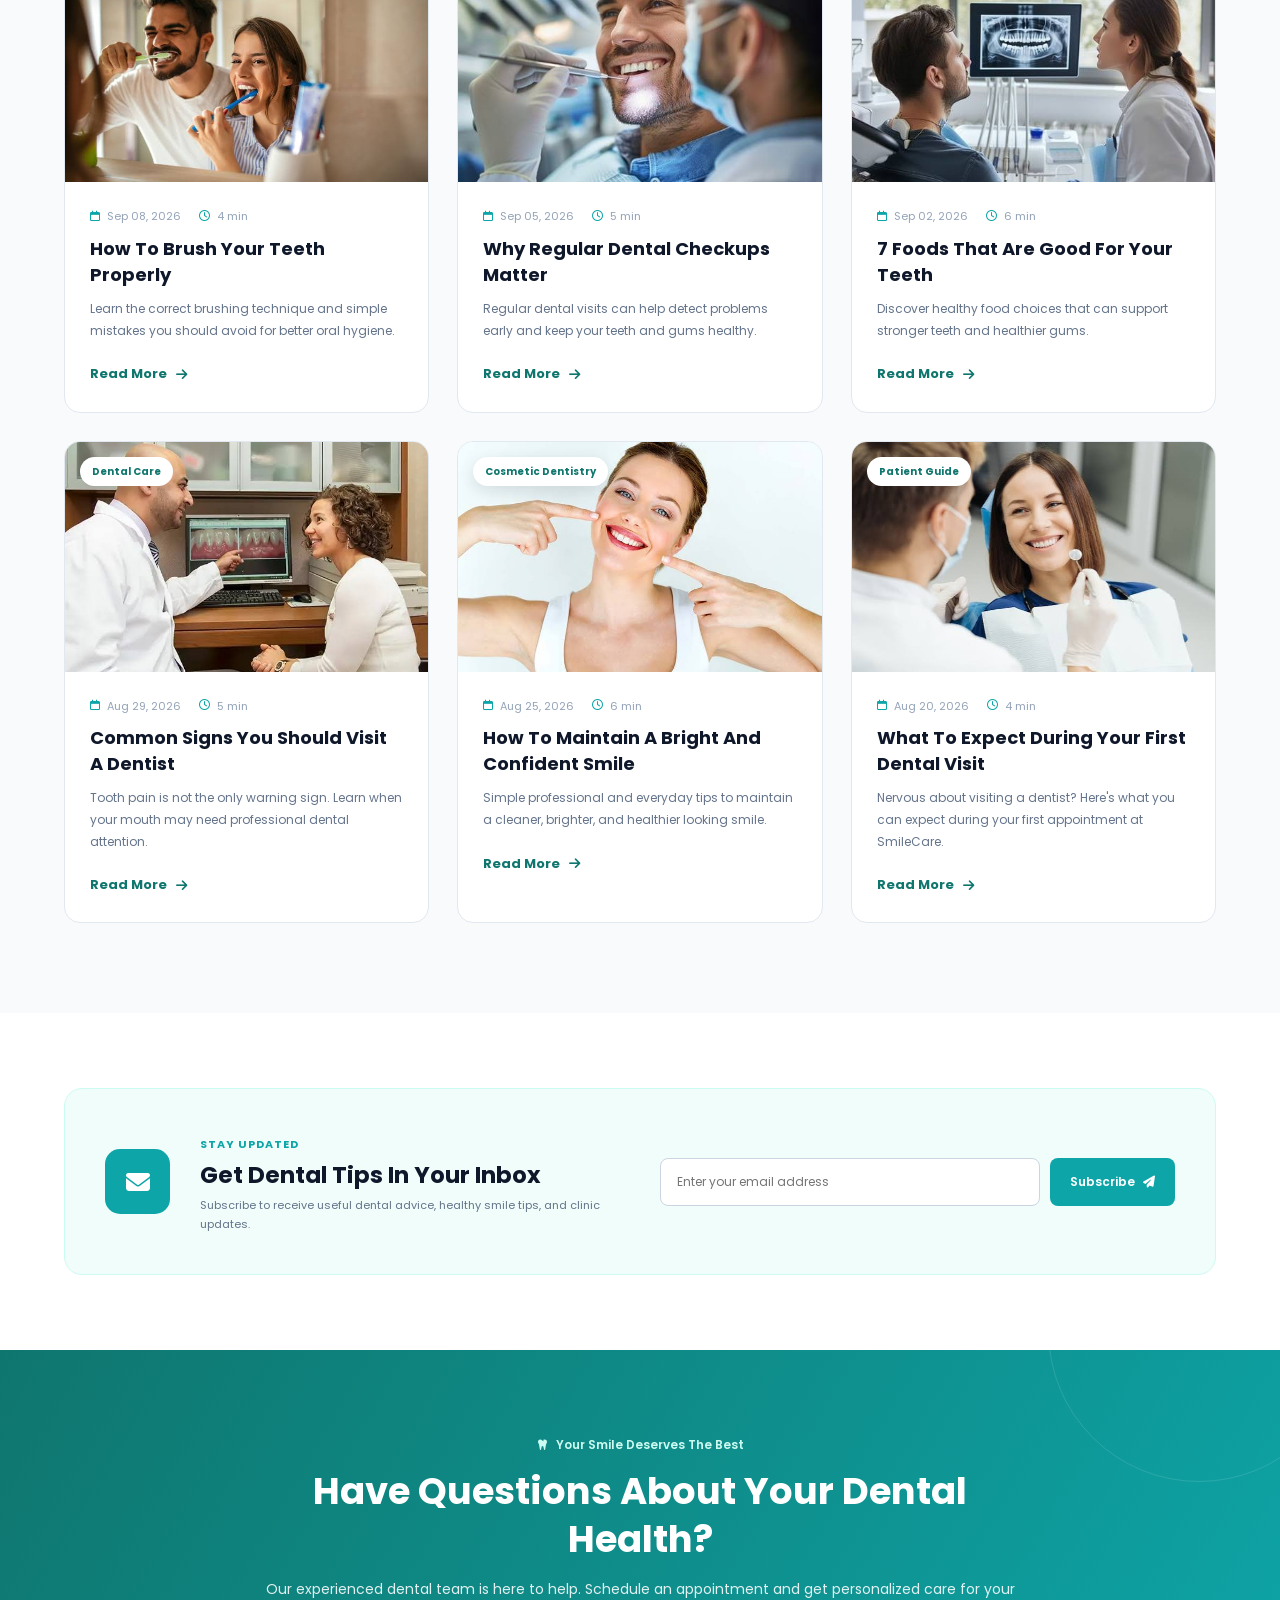
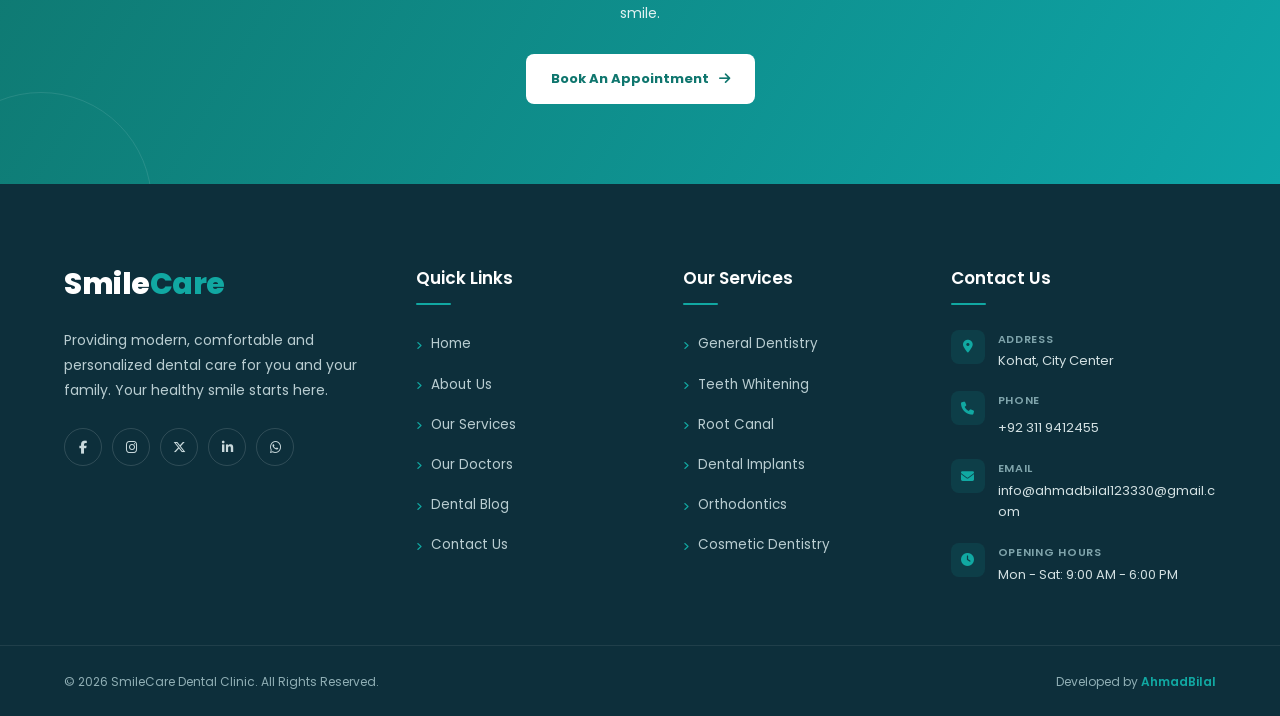
<file: blogs.html>
<!DOCTYPE html>
<html lang="en">
<head>
    <meta charset="UTF-8">
    <meta name="viewport" content="width=device-width, initial-scale=1.0">

    <title>Dental Blog | SmileCare Dental Clinic</title>

    <!-- Google Font -->
    <link rel="preconnect" href="https://fonts.googleapis.com">
    <link rel="preconnect" href="https://fonts.gstatic.com" crossorigin>
    <link
        href="https://fonts.googleapis.com/css2?family=Poppins:wght@300;400;500;600;700;800&display=swap"
        rel="stylesheet"
    >

    <!-- Font Awesome -->
    <link
        rel="stylesheet"
        href="https://cdnjs.cloudflare.com/ajax/libs/font-awesome/6.5.2/css/all.min.css"
    >

    <!-- Blog CSS -->
     <link rel="stylesheet" href="css/navbar.css">
    <link rel="stylesheet" href="css/blogs.css">
    <link rel="stylesheet" href="css/footer.css">
</head>

<body>

    <!-- =========================
         HEADER / NAVBAR
    ========================== -->

    <header class="header">
     

        <div id="navbar"></div>
         
    </header>


    <!-- =========================
         PAGE HERO
    ========================== -->

    <section class="page-hero">

        <div class="container page-hero-content">

            <span class="hero-tag">
                <i class="fas fa-tooth"></i>
                Dental Health & Advice
            </span>

            <h1>
                SmileCare Dental Blog
            </h1>

            <p>
                Discover expert dental tips, oral health advice,
                treatment guides, and everything you need to keep
                your smile healthy and confident.
            </p>

            <div class="breadcrumb">
                <a href="index.html">Home</a>
                <i class="fas fa-chevron-right"></i>
                <span>Blogs</span>
            </div>

        </div>

    </section>


    <!-- =========================
         FEATURED BLOG
    ========================== -->

    <section class="featured-blog">

        <div class="container">

            <div class="section-heading">
                <span>Featured Article</span>

                <h2>
                    Expert Advice For A Healthier Smile
                </h2>

                <p>
                    Get practical dental advice from our experienced
                    dental professionals.
                </p>
            </div>


            <div class="featured-card">

                <div class="featured-image">

                    <img
                        src="./images/blogs.imgs/dentalcare-helathysmile.blogs-img.jpeg"
                        alt="Dental care and healthy smile"
                    >

                    <span class="category-badge">
                        Oral Health
                    </span>

                </div>


                <div class="featured-content">

                    <div class="blog-meta">
                        <span>
                            <i class="far fa-calendar"></i>
                            September 10, 2026
                        </span>

                        <span>
                            <i class="far fa-clock"></i>
                            5 min read
                        </span>
                    </div>

                    <h3>
                        10 Simple Habits That Can Keep Your Teeth Healthy
                    </h3>

                    <p>
                        A healthy smile starts with simple daily habits.
                        Learn how brushing, flossing, regular dental
                        visits, and better food choices can protect your
                        teeth and gums for years to come.
                    </p>

                    <a href="#" class="read-more">
                        Read Full Article
                        <i class="fas fa-arrow-right"></i>
                    </a>

                </div>

            </div>

        </div>

    </section>


    <!-- =========================
         BLOG SECTION
    ========================== -->

    <section class="blog-section">

        <div class="container">

            <div class="section-heading">

                <span>Latest Articles</span>

                <h2>
                    Dental Tips & Insights
                </h2>

                <p>
                    Stay informed with useful dental information
                    written to help you take better care of your smile.
                </p>

            </div>


            <div class="blog-grid">


                <!-- Blog Card 1 -->

                <article class="blog-card">

                    <div class="blog-image">

                        <img
                            src="./images/blogs.imgs/blog.brush-img1.jpeg"
                            alt="How to brush teeth properly"
                        >

                        <span class="blog-category">
                            Oral Care
                        </span>

                    </div>

                    <div class="blog-content">

                        <div class="blog-meta">
                            <span>
                                <i class="far fa-calendar"></i>
                                Sep 08, 2026
                            </span>

                            <span>
                                <i class="far fa-clock"></i>
                                4 min
                            </span>
                        </div>

                        <h3>
                            How To Brush Your Teeth Properly
                        </h3>

                        <p>
                            Learn the correct brushing technique and
                            simple mistakes you should avoid for better
                            oral hygiene.
                        </p>

                        <a href="#" class="read-more">
                            Read More
                            <i class="fas fa-arrow-right"></i>
                        </a>

                    </div>

                </article>


                <!-- Blog Card 2 -->

                <article class="blog-card">

                    <div class="blog-image">

                        <img
                            src="./images/blogs.imgs/dentalchekup-blogs.i,g.jpeg"
                            alt="Dental checkup with dentist"
                        >

                        <span class="blog-category">
                            Dental Checkup
                        </span>

                    </div>

                    <div class="blog-content">

                        <div class="blog-meta">
                            <span>
                                <i class="far fa-calendar"></i>
                                Sep 05, 2026
                            </span>

                            <span>
                                <i class="far fa-clock"></i>
                                5 min
                            </span>
                        </div>

                        <h3>
                            Why Regular Dental Checkups Matter
                        </h3>

                        <p>
                            Regular dental visits can help detect problems
                            early and keep your teeth and gums healthy.
                        </p>

                        <a href="#" class="read-more">
                            Read More
                            <i class="fas fa-arrow-right"></i>
                        </a>

                    </div>

                </article>


                <!-- Blog Card 3 -->

                <article class="blog-card">

                    <div class="blog-image">

                        <img
                            src="./images/blogs.imgs/dental-consulation.blogs.jpeg"
                            alt="Professional dentist consultation"
                        >

                        <span class="blog-category">
                            Dental Tips
                        </span>

                    </div>

                    <div class="blog-content">

                        <div class="blog-meta">
                            <span>
                                <i class="far fa-calendar"></i>
                                Sep 02, 2026
                            </span>

                            <span>
                                <i class="far fa-clock"></i>
                                6 min
                            </span>
                        </div>

                        <h3>
                            7 Foods That Are Good For Your Teeth
                        </h3>

                        <p>
                            Discover healthy food choices that can support
                            stronger teeth and healthier gums.
                        </p>

                        <a href="#" class="read-more">
                            Read More
                            <i class="fas fa-arrow-right"></i>
                        </a>

                    </div>

                </article>


                <!-- Blog Card 4 -->

                <article class="blog-card">

                    <div class="blog-image">

                        <img
                            src="./images/blogs.imgs/dent-discuss.blogs img.jpeg"
                            alt="Dentist discussing treatment"
                        >

                        <span class="blog-category">
                            Dental Care
                        </span>

                    </div>

                    <div class="blog-content">

                        <div class="blog-meta">
                            <span>
                                <i class="far fa-calendar"></i>
                                Aug 29, 2026
                            </span>

                            <span>
                                <i class="far fa-clock"></i>
                                5 min
                            </span>
                        </div>

                        <h3>
                            Common Signs You Should Visit A Dentist
                        </h3>

                        <p>
                            Tooth pain is not the only warning sign.
                            Learn when your mouth may need professional
                            dental attention.
                        </p>

                        <a href="#" class="read-more">
                            Read More
                            <i class="fas fa-arrow-right"></i>
                        </a>

                    </div>

                </article>


                <!-- Blog Card 5 -->

                <article class="blog-card">

                    <div class="blog-image">

                        <img
                            src="./images/blogs.imgs/healthy-smile.blog.jpeg"
                            alt="Bright healthy smile"
                        >

                        <span class="blog-category">
                            Cosmetic Dentistry
                        </span>

                    </div>

                    <div class="blog-content">

                        <div class="blog-meta">
                            <span>
                                <i class="far fa-calendar"></i>
                                Aug 25, 2026
                            </span>

                            <span>
                                <i class="far fa-clock"></i>
                                6 min
                            </span>
                        </div>

                        <h3>
                            How To Maintain A Bright And Confident Smile
                        </h3>

                        <p>
                            Simple professional and everyday tips to
                            maintain a cleaner, brighter, and healthier
                            looking smile.
                        </p>

                        <a href="#" class="read-more">
                            Read More
                            <i class="fas fa-arrow-right"></i>
                        </a>

                    </div>

                </article>


                <!-- Blog Card 6 -->

                <article class="blog-card">

                    <div class="blog-image">

                        <img
                            src="./images/blogs.imgs/dent-helping-blos img.jpeg"
                            alt="Dentist helping patient"
                        >

                        <span class="blog-category">
                            Patient Guide
                        </span>

                    </div>

                    <div class="blog-content">

                        <div class="blog-meta">
                            <span>
                                <i class="far fa-calendar"></i>
                                Aug 20, 2026
                            </span>

                            <span>
                                <i class="far fa-clock"></i>
                                4 min
                            </span>
                        </div>

                        <h3>
                            What To Expect During Your First Dental Visit
                        </h3>

                        <p>
                            Nervous about visiting a dentist?
                            Here's what you can expect during your
                            first appointment at SmileCare.
                        </p>

                        <a href="#" class="read-more">
                            Read More
                            <i class="fas fa-arrow-right"></i>
                        </a>

                    </div>

                </article>

            </div>

        </div>

    </section>


    <!-- =========================
         NEWSLETTER
    ========================== -->

    <section class="newsletter">

        <div class="container">

            <div class="newsletter-content">

                <div class="newsletter-icon">
                    <i class="fas fa-envelope"></i>
                </div>

                <div class="newsletter-text">
                    <span>Stay Updated</span>

                    <h2>
                        Get Dental Tips In Your Inbox
                    </h2>

                    <p>
                        Subscribe to receive useful dental advice,
                        healthy smile tips, and clinic updates.
                    </p>
                </div>

                <form class="newsletter-form">

                    <input
                        type="email"
                        placeholder="Enter your email address"
                        required
                    >

                    <button type="submit">
                        Subscribe
                        <i class="fas fa-paper-plane"></i>
                    </button>

                </form>

            </div>

        </div>

    </section>


    <!-- =========================
         CTA
    ========================== -->

    <section class="blog-cta">

        <div class="container">

            <div class="blog-cta-content">

                <span>
                    <i class="fas fa-tooth"></i>
                    Your Smile Deserves The Best
                </span>

                <h2>
                    Have Questions About Your Dental Health?
                </h2>

                <p>
                    Our experienced dental team is here to help.
                    Schedule an appointment and get personalized
                    care for your smile.
                </p>

                <a href="contact.html" class="cta-btn">
                    Book An Appointment
                    <i class="fas fa-arrow-right"></i>
                </a>

            </div>

        </div>

    </section>


    <!-- =========================
         FOOTER
    ========================== -->

    <div id="footer"></div>


<script src="js/navbar.js"></script>
<script src="js/footer.js"></script>
</body>
</html>
</file>
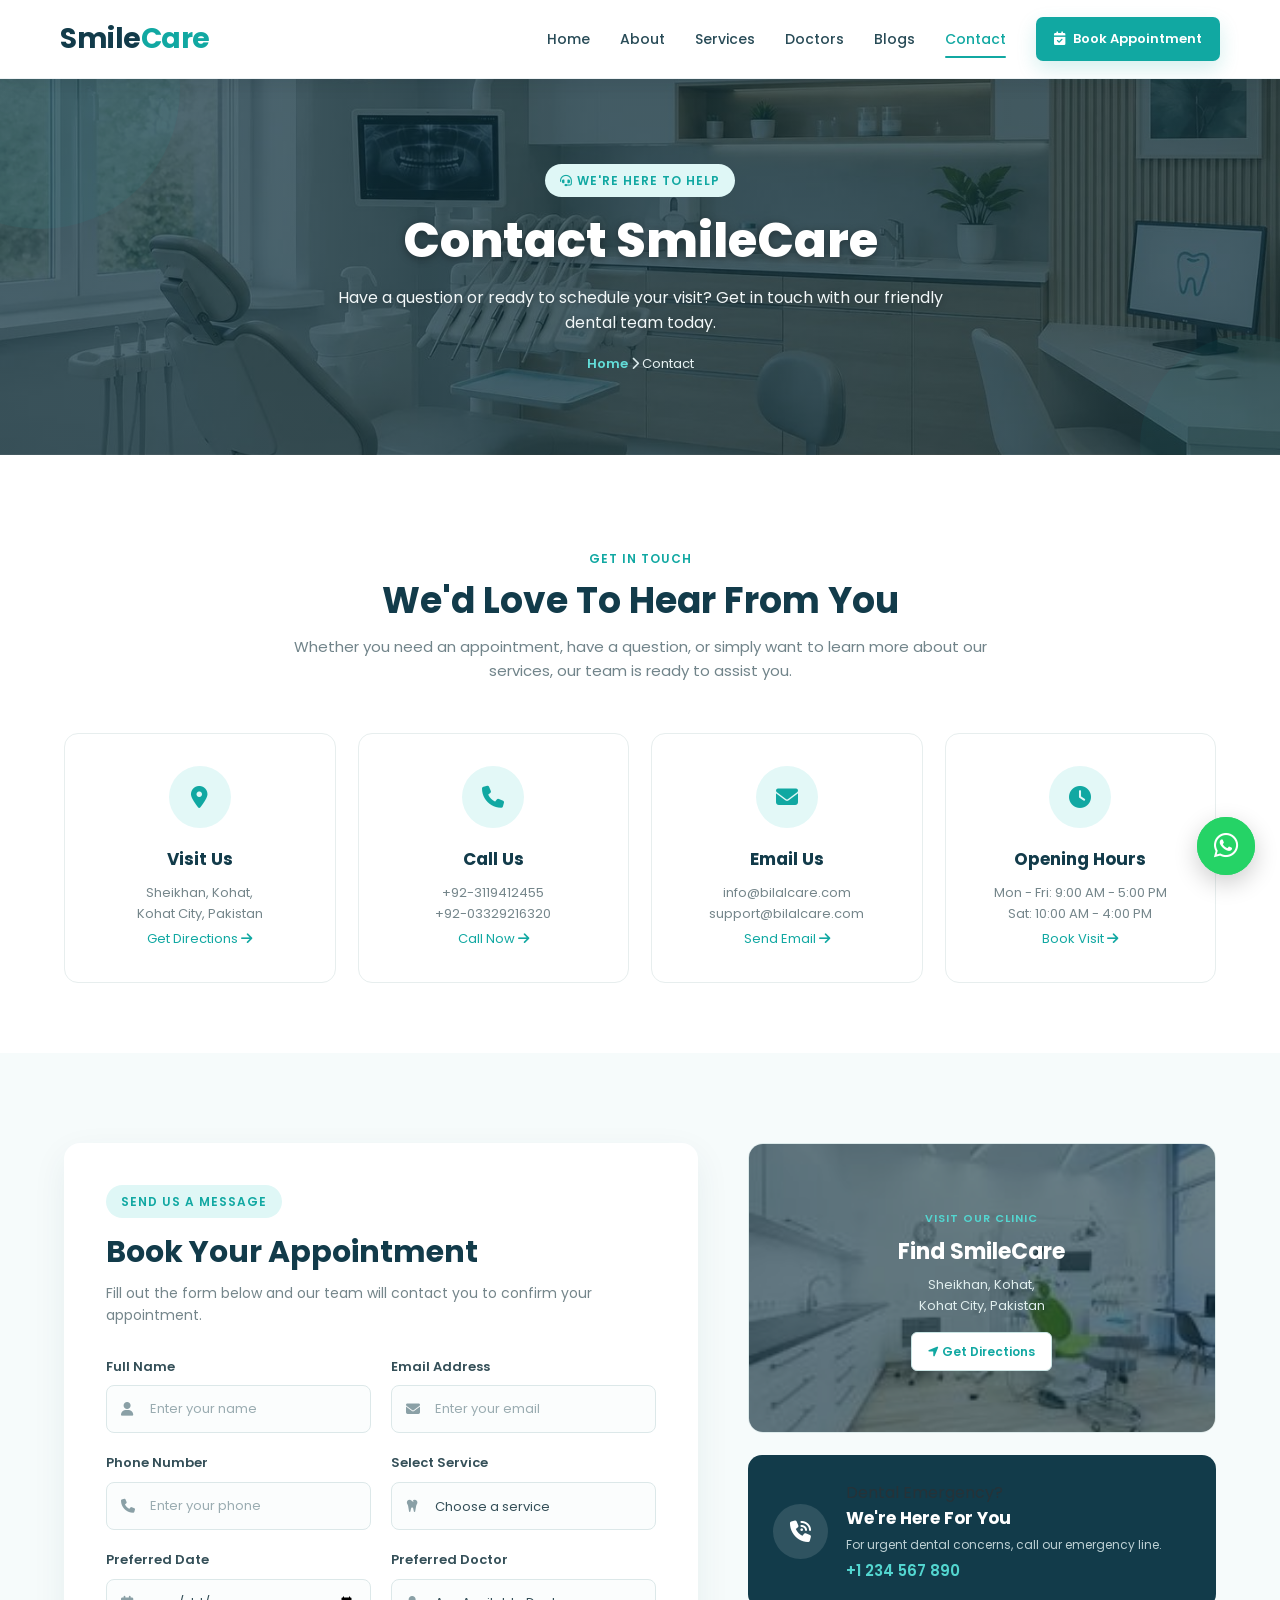
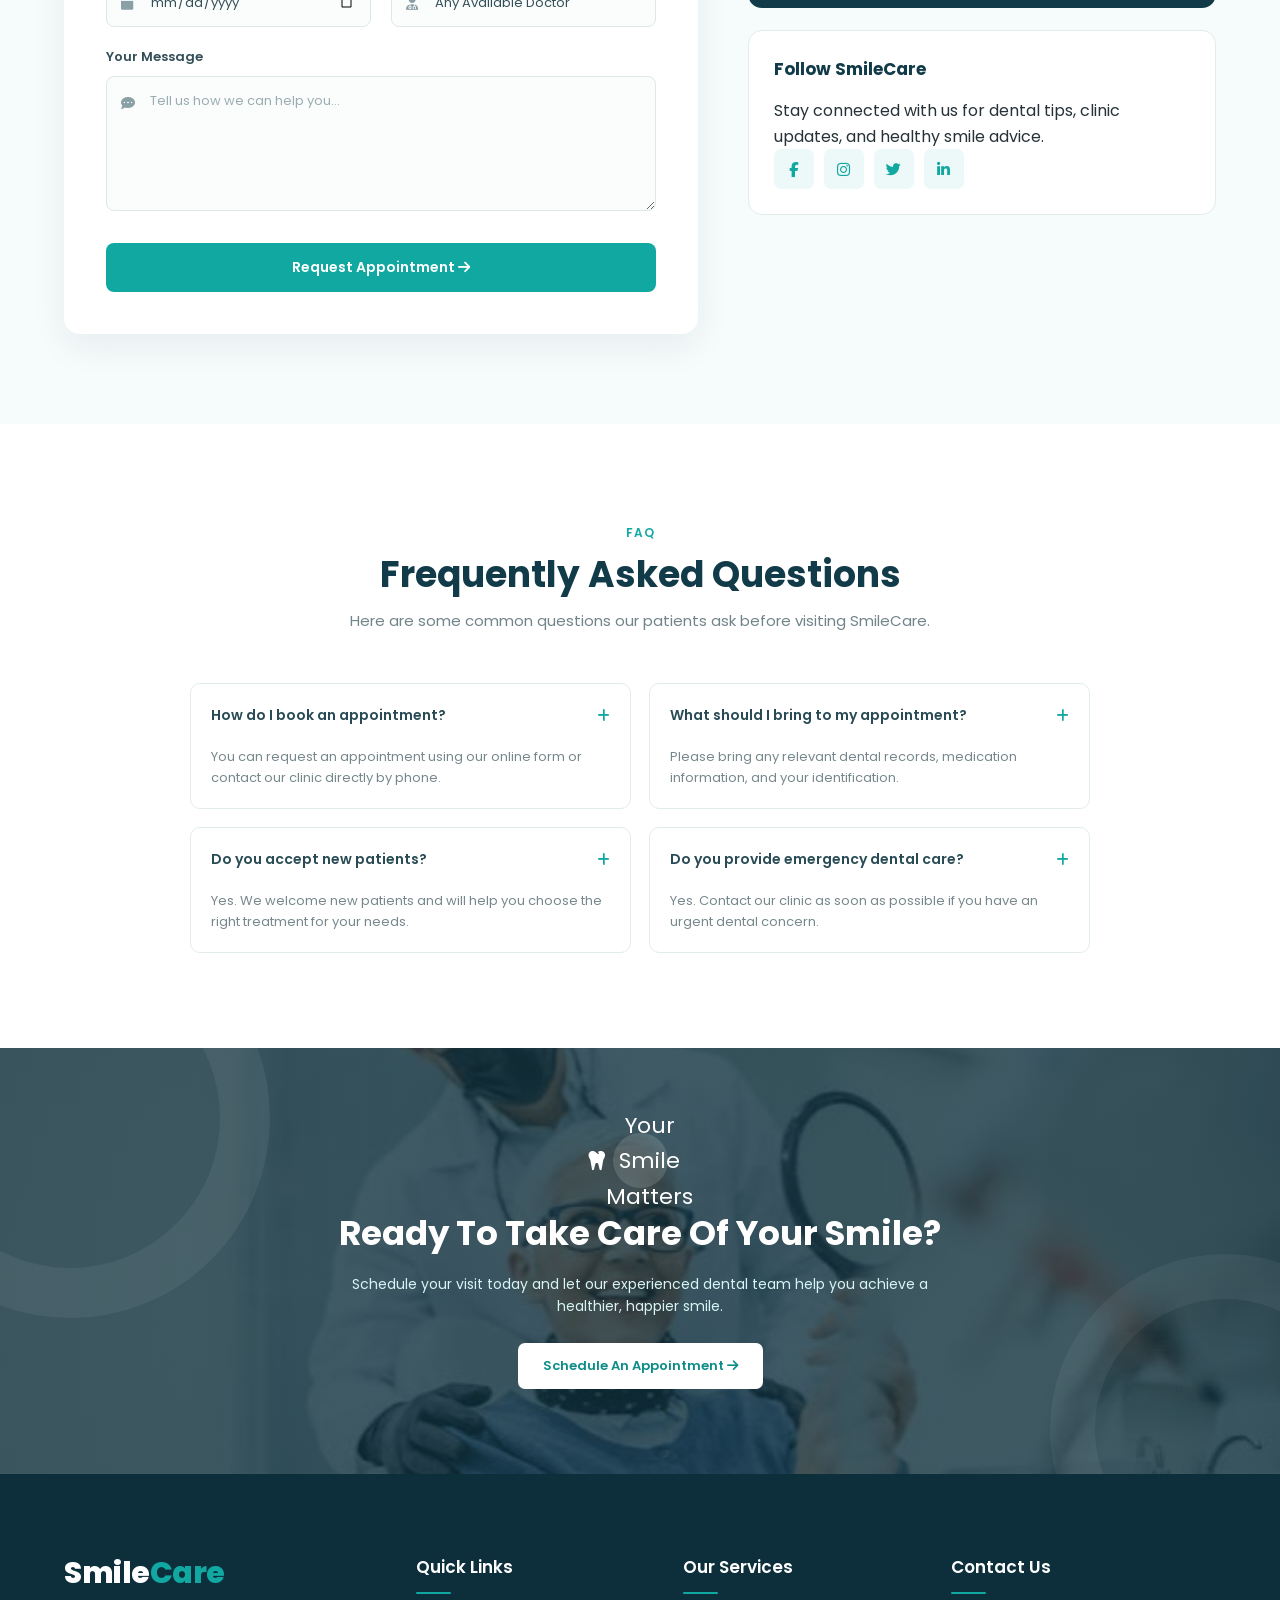
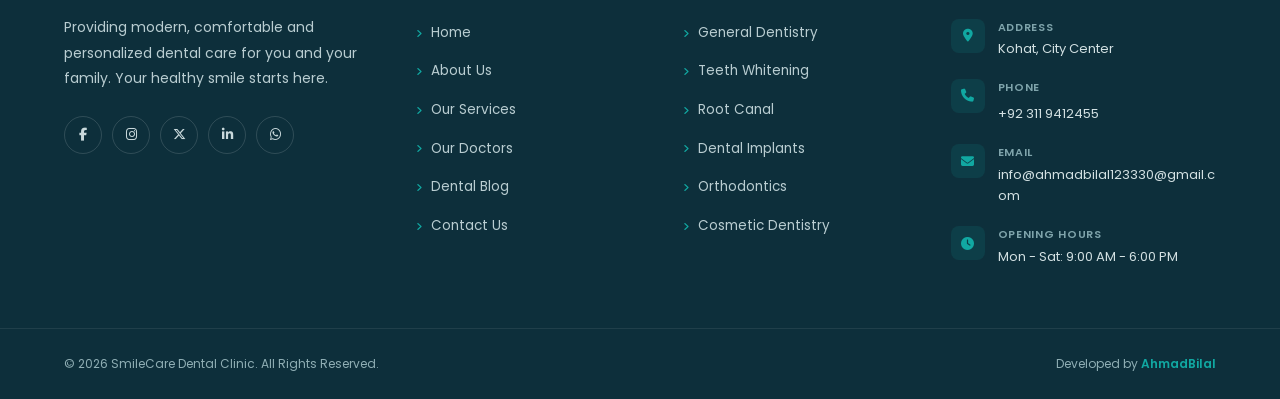
<file: contact.html>
<!DOCTYPE html>
<html lang="en">
<head>
    <meta charset="UTF-8">
    <meta name="viewport" content="width=device-width, initial-scale=1.0">

    <title>Contact Us | SmileCare Dental Clinic</title>

    <!-- Google Font -->
    <link rel="preconnect" href="https://fonts.googleapis.com">
    <link rel="preconnect" href="https://fonts.gstatic.com" crossorigin>

    <link
        href="https://fonts.googleapis.com/css2?family=Poppins:wght@300;400;500;600;700;800&display=swap"
        rel="stylesheet"
    >

    <!-- Font Awesome -->
    <link
        rel="stylesheet"
        href="https://cdnjs.cloudflare.com/ajax/libs/font-awesome/6.5.2/css/all.min.css"
    >

    <!-- Contact CSS -->
     <link rel="stylesheet" href="css/navbar.css">
    <link rel="stylesheet" href="css/contact.css">
    <link rel="stylesheet" href="css/footer.css">
</head>

<body>


    <!-- =========================
         HEADER / NAVBAR
    ========================== -->

    <header class="header">

       

        <div id="navbar"></div>

    </header>


    <!-- =========================
         PAGE HERO
    ========================== -->

    <section class="page-hero">

        <div class="container page-hero-content">

            <span class="hero-tag">
                <i class="fas fa-headset"></i>
                We're Here To Help
            </span>

            <h1>
                Contact SmileCare
            </h1>

            <p>
                Have a question or ready to schedule your visit?
                Get in touch with our friendly dental team today.
            </p>

            <div class="breadcrumb">

                <a href="index.html">
                    Home
                </a>

                <i class="fas fa-chevron-right"></i>

                <span>
                    Contact
                </span>

            </div>

        </div>

    </section>


    <!-- =========================
         CONTACT INFO
    ========================== -->

    <section class="contact-info">

        <div class="container">

            <div class="section-heading">

                <span>
                    Get In Touch
                </span>

                <h2>
                    We'd Love To Hear From You
                </h2>

                <p>
                    Whether you need an appointment, have a question,
                    or simply want to learn more about our services,
                    our team is ready to assist you.
                </p>

            </div>


            <div class="contact-info-grid">


                <!-- Address -->

                <div class="contact-card">

                    <div class="contact-icon">
                        <i class="fas fa-location-dot"></i>
                    </div>

                    <h3>
                        Visit Us
                    </h3>

                    <p>
                        Sheikhan, Kohat,
                        <br>
                        Kohat City, Pakistan
                    </p>

                    <a href="#map">
                        Get Directions
                        <i class="fas fa-arrow-right"></i>
                    </a>

                </div>


                <!-- Phone -->

                <div class="contact-card">

                    <div class="contact-icon">
                        <i class="fas fa-phone"></i>
                    </div>

                    <h3>
                        Call Us
                    </h3>

                    <p>
                        +92-3119412455
                        <br>
                        +92-03329216320
                    </p>

                    <a href="tel:+923119412455">
                        Call Now
                        <i class="fas fa-arrow-right"></i>
                    </a>

                </div>


                <!-- Email -->

                <div class="contact-card">

                    <div class="contact-icon">
                        <i class="fas fa-envelope"></i>
                    </div>

                    <h3>
                        Email Us
                    </h3>

                    <p>
                        info@bilalcare.com
                        <br>
                        support@bilalcare.com
                    </p>

                    <a href="mailto:info@bilalcare.com">
                        Send Email
                        <i class="fas fa-arrow-right"></i>
                    </a>

                </div>


                <!-- Opening Hours -->

                <div class="contact-card">

                    <div class="contact-icon">
                        <i class="fas fa-clock"></i>
                    </div>

                    <h3>
                        Opening Hours
                    </h3>

                    <p>
                        Mon - Fri: 9:00 AM - 5:00 PM
                        <br>
                        Sat: 10:00 AM - 4:00 PM
                    </p>

                    <a href="#appointment">
                        Book Visit
                        <i class="fas fa-arrow-right"></i>
                    </a>

                </div>

            </div>

        </div>

    </section>


    <!-- =========================
         CONTACT FORM + MAP
    ========================== -->

    <section class="contact-main" id="appointment">

        <div class="container contact-main-grid">


            <!-- Contact Form -->

            <div class="contact-form-wrapper">

                <span class="form-tag">
                    Send Us A Message
                </span>

                <h2>
                    Book Your Appointment
                </h2>

                <p class="form-description">
                    Fill out the form below and our team will contact
                    you to confirm your appointment.
                </p>


                <form class="contact-form" action="https://formspree.io/f/xbgldlgn" method="post">


                    <div class="form-row">

                        <div class="form-group">

                            <label for="name">
                                Full Name
                            </label>

                            <div class="input-box">

                                <i class="fas fa-user"></i>

                                <input
                                    type="text"
                                    id="name"
                                    name="name"
                                    placeholder="Enter your name"
                                    required
                                >

                            </div>

                        </div>


                        <div class="form-group">

                            <label for="email">
                                Email Address
                            </label>

                            <div class="input-box">

                                <i class="fas fa-envelope"></i>

                                <input
                                    type="email"
                                    id="email"
                                    name="email"
                                    placeholder="Enter your email"
                                    required
                                >

                            </div>

                        </div>

                    </div>


                    <div class="form-row">

                        <div class="form-group">

                            <label for="phone">
                                Phone Number
                            </label>

                            <div class="input-box">

                                <i class="fas fa-phone"></i>

                                <input
                                    type="tel"
                                    id="phone"
                                    name="phone"
                                    placeholder="Enter your phone"
                                    required
                                >

                            </div>

                        </div>


                        <div class="form-group">

                            <label for="service">
                                Select Service
                            </label>

                            <div class="input-box">

                                <i class="fas fa-tooth"></i>

                                <select
                                    id="service"
                                    name="service"
                                    required
                                >

                                    <option value="">
                                        Choose a service
                                    </option>

                                    <option value="general-dentistry">
                                        General Dentistry
                                    </option>

                                    <option value="cosmetic-dentistry">
                                        Cosmetic Dentistry
                                    </option>

                                    <option value="dental-implants">
                                        Dental Implants
                                    </option>

                                    <option value="teeth-whitening">
                                        Teeth Whitening
                                    </option>

                                    <option value="orthodontics">
                                        Orthodontics
                                    </option>

                                    <option value="emergency">
                                        Emergency Care
                                    </option>

                                </select>

                            </div>

                        </div>

                    </div>


                    <div class="form-row">

                        <div class="form-group">

                            <label for="date">
                                Preferred Date
                            </label>

                            <div class="input-box">

                                <i class="fas fa-calendar"></i>

                                <input
                                    type="date"
                                    id="date"
                                    name="date"
                                    required
                                >

                            </div>

                        </div>


                        <div class="form-group">

                            <label for="doctor">
                                Preferred Doctor
                            </label>

                            <div class="input-box">

                                <i class="fas fa-user-doctor"></i>

                                <select
                                    id="doctor"
                                    name="doctor"
                                >

                                    <option value="">
                                        Any Available Doctor
                                    </option>

                                    <option value="doctor1">
                                        Dr. Sarah Ahmed
                                    </option>

                                    <option value="doctor2">
                                        Dr. James Wilson
                                    </option>

                                    <option value="doctor3">
                                        Dr. Emily Carter
                                    </option>

                                </select>

                            </div>

                        </div>

                    </div>


                    <div class="form-group">

                        <label for="message">
                            Your Message
                        </label>

                        <div class="textarea-box">

                            <i class="fas fa-comment-dots"></i>

                            <textarea
                                id="message"
                                name="message"
                                rows="5"
                                placeholder="Tell us how we can help you..."
                            ></textarea>

                        </div>

                    </div>


                    <button
                        type="submit"
                        class="submit-btn"
                    >
                        Request Appointment
                        <i class="fas fa-arrow-right"></i>
                    </button>

                </form>

            </div>


            <!-- Contact Side -->

            <div class="contact-side">


                <!-- Map -->


                <div class="map-box" id="map">

    <img
        src="./images/contact.img/contact-dental.clinic.interior.jpeg"
        alt="SmileCare Dental Clinic Interior"
    >

    <div class="map-overlay">

        <div>
            <span>Visit Our Clinic</span>

            <h3>Find SmileCare</h3>

            <p>
                Sheikhan, Kohat,
                <br>
                Kohat City, Pakistan
            </p>

            <a href="#" class="map-btn">
                <i class="fas fa-location-arrow"></i>
                Get Directions
            </a>
        </div>

    </div>

</div>

          

                <!-- Emergency Box -->

                <div class="emergency-box">

                    <div class="emergency-icon">
                        <i class="fas fa-phone-volume"></i>
                    </div>

                    <div>

                        <span>
                            Dental Emergency?
                        </span>

                        <h3>
                            We're Here For You
                        </h3>

                        <p>
                            For urgent dental concerns,
                            call our emergency line.
                        </p>

                        <a href="tel:+1234567890">
                            +1 234 567 890
                        </a>

                    </div>

                </div>


                <!-- Social Box -->

                <div class="social-box">

                    <h3>
                        Follow SmileCare
                    </h3>

                    <p>
                        Stay connected with us for dental tips,
                        clinic updates, and healthy smile advice.
                    </p>

                    <div class="social-links">

                        <a href="#" aria-label="Facebook">
                            <i class="fab fa-facebook-f"></i>
                        </a>

                        <a href="#" aria-label="Instagram">
                            <i class="fab fa-instagram"></i>
                        </a>

                        <a href="#" aria-label="Twitter">
                            <i class="fab fa-twitter"></i>
                        </a>

                        <a href="#" aria-label="LinkedIn">
                            <i class="fab fa-linkedin-in"></i>
                        </a>

                    </div>

                </div>

            </div>

        </div>

    </section>


    <!-- =========================
         FAQ SECTION
    ========================== -->

    <section class="faq-section">

        <div class="container">

            <div class="section-heading">

                <span>
                    FAQ
                </span>

                <h2>
                    Frequently Asked Questions
                </h2>

                <p>
                    Here are some common questions our patients ask
                    before visiting SmileCare.
                </p>

            </div>


            <div class="faq-grid">


                <div class="faq-item">

                    <div class="faq-question">

                        <h3>
                            How do I book an appointment?
                        </h3>

                        <i class="fas fa-plus"></i>

                    </div>

                    <p>
                        You can request an appointment using our online
                        form or contact our clinic directly by phone.
                    </p>

                </div>


                <div class="faq-item">

                    <div class="faq-question">

                        <h3>
                            What should I bring to my appointment?
                        </h3>

                        <i class="fas fa-plus"></i>

                    </div>

                    <p>
                        Please bring any relevant dental records,
                        medication information, and your identification.
                    </p>

                </div>


                <div class="faq-item">

                    <div class="faq-question">

                        <h3>
                            Do you accept new patients?
                        </h3>

                        <i class="fas fa-plus"></i>

                    </div>

                    <p>
                        Yes. We welcome new patients and will help you
                        choose the right treatment for your needs.
                    </p>

                </div>


                <div class="faq-item">

                    <div class="faq-question">

                        <h3>
                            Do you provide emergency dental care?
                        </h3>

                        <i class="fas fa-plus"></i>

                    </div>

                    <p>
                        Yes. Contact our clinic as soon as possible
                        if you have an urgent dental concern.
                    </p>

                </div>

            </div>

        </div>

    </section>


    <!-- =========================
         CTA
    ========================== -->

    <section class="contact-cta">

        <div class="container">

            <div class="contact-cta-content">

                <span>
                    <i class="fas fa-tooth"></i>
                    Your Smile Matters
                </span>

                <h2>
                    Ready To Take Care Of Your Smile?
                </h2>

                <p>
                    Schedule your visit today and let our experienced
                    dental team help you achieve a healthier,
                    happier smile.
                </p>

                <a href="#appointment" class="cta-btn">
                    Schedule An Appointment
                    <i class="fas fa-arrow-right"></i>
                </a>

            </div>

        </div>

    </section>


    <!-- =========================
         FOOTER
    ========================== -->

    <div id="footer"></div>

  <script src="js/navbar.js"></script>
   <script src="js/footer.js"></script>


</body>
</html>
</file>
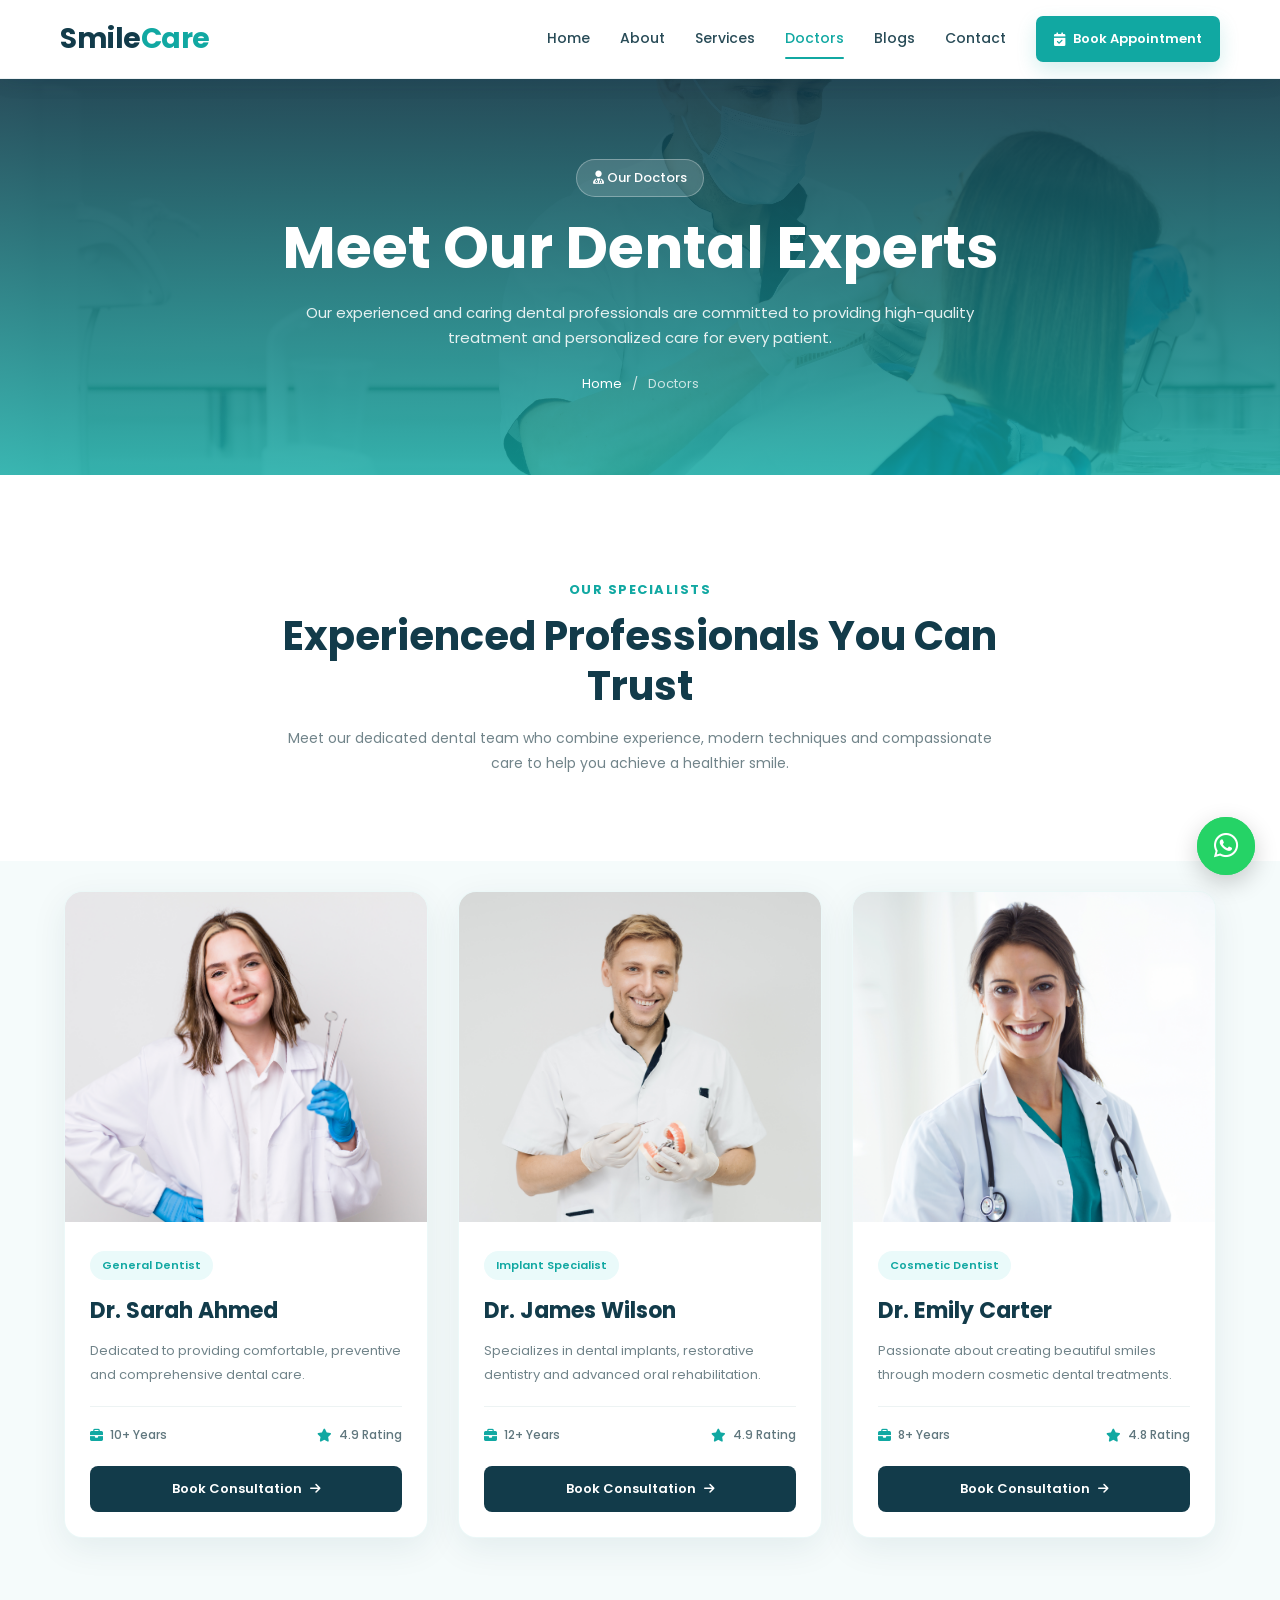
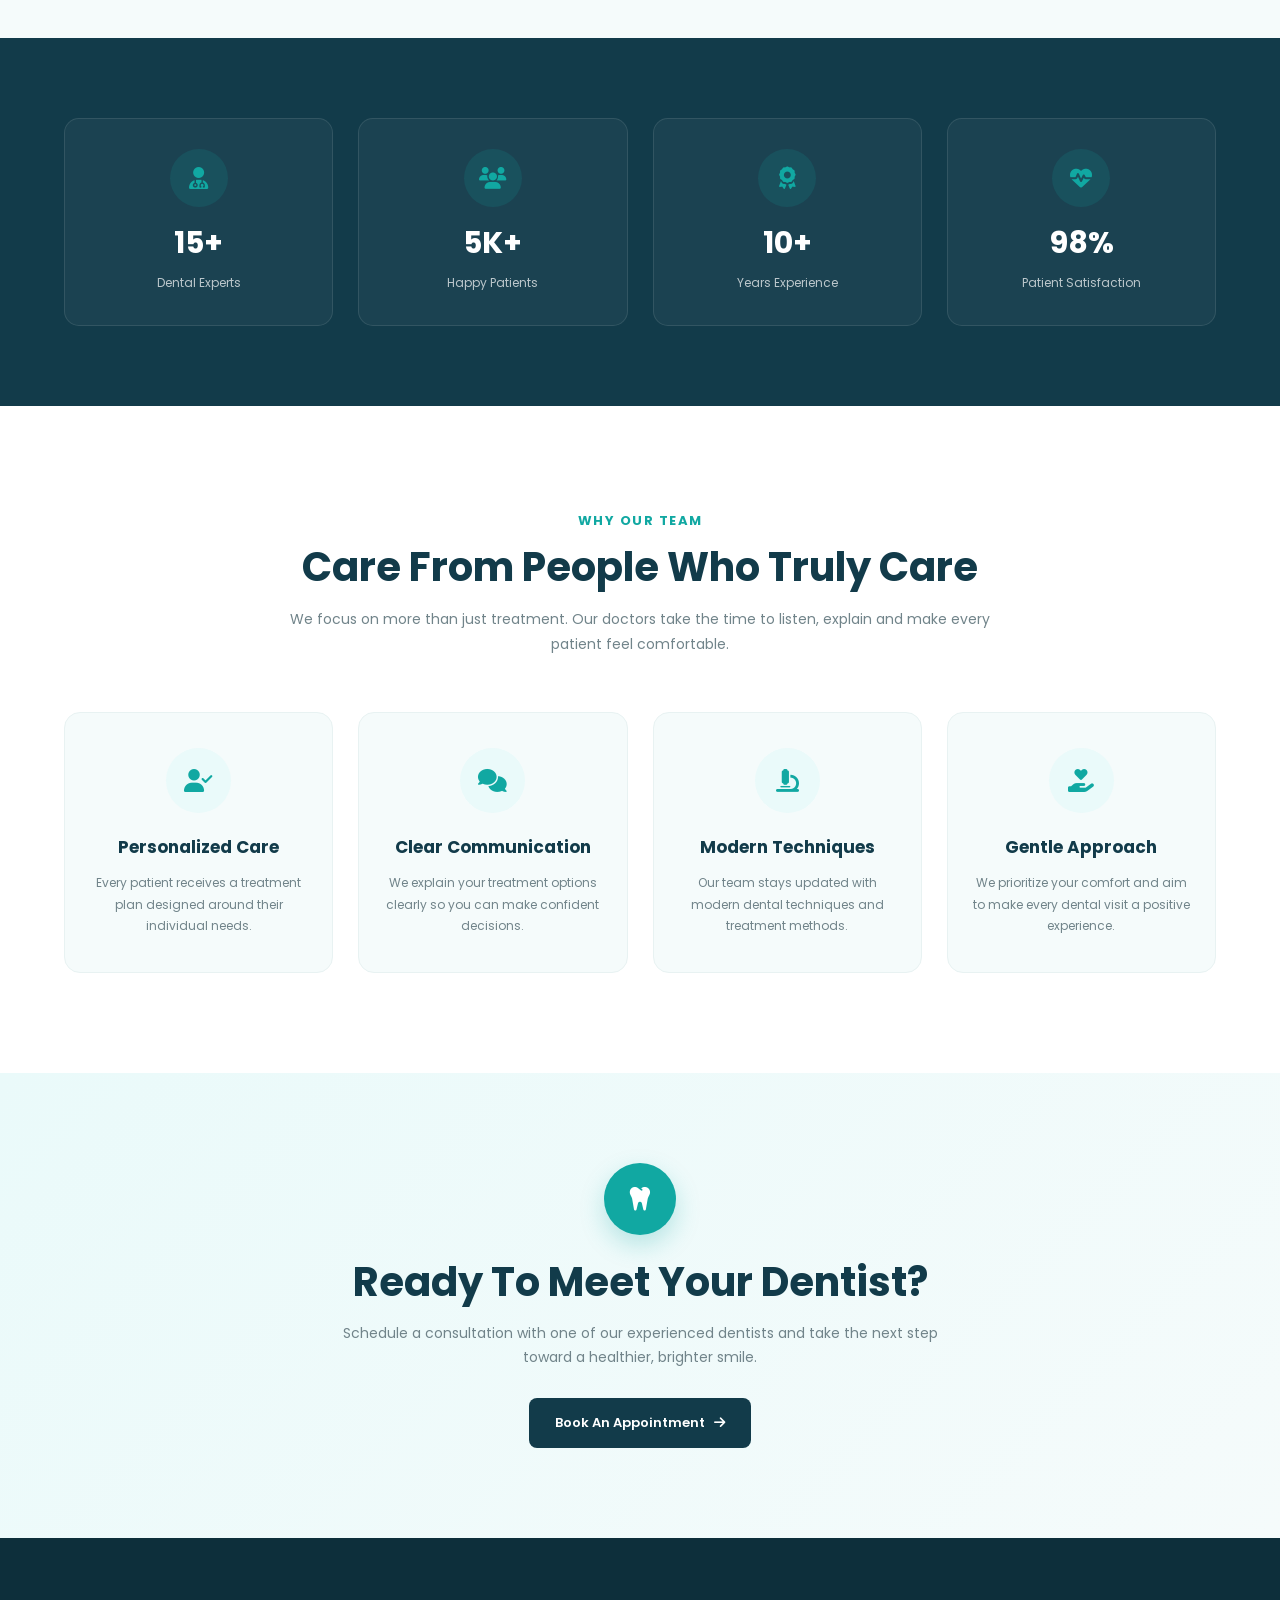
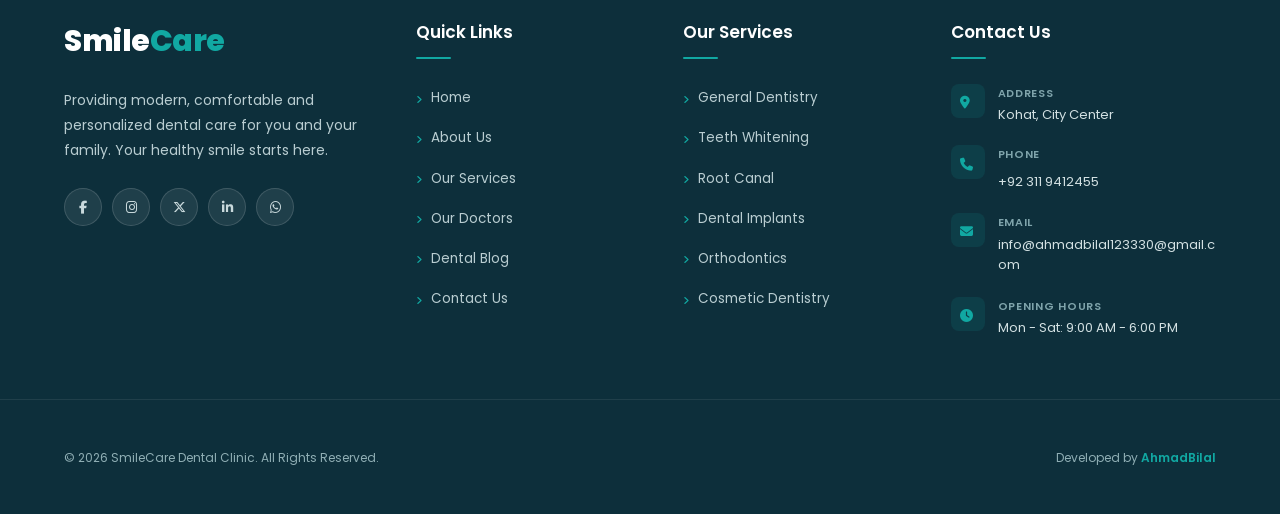
<file: doctors.html>
<!DOCTYPE html>
<html lang="en">
<head>
    <meta charset="UTF-8">
    <meta name="viewport" content="width=device-width, initial-scale=1.0">

    <title>Our Doctors | SmileCare Dental Clinic</title>

    <!-- Google Font -->
    <link rel="preconnect" href="https://fonts.googleapis.com">
    <link rel="preconnect" href="https://fonts.gstatic.com" crossorigin>
    <link href="https://fonts.googleapis.com/css2?family=Poppins:wght@300;400;500;600;700;800&display=swap" rel="stylesheet">

    <!-- Font Awesome -->
    <link rel="stylesheet" href="https://cdnjs.cloudflare.com/ajax/libs/font-awesome/6.5.2/css/all.min.css">

    <!-- Doctors CSS -->
     <link rel="stylesheet" href="css/navbar.css">
    <link rel="stylesheet" href="css/doctors.css">
    <link rel="stylesheet" href="css/footer.css">
</head>

<body>

    <!-- =========================================
         HEADER
    ========================================== -->
    <header class="header">
       
     
       <div id="navbar"></div>

    </header>


    <!-- =========================================
         PAGE HERO
    ========================================== -->
    <section class="page-hero">

        <div class="container page-hero-content">

            <span class="hero-tag">
                <i class="fa-solid fa-user-doctor"></i>
                Our Doctors
            </span>

            <h1>
                Meet Our Dental Experts
            </h1>

            <p>
                Our experienced and caring dental professionals are
                committed to providing high-quality treatment and
                personalized care for every patient.
            </p>

            <div class="breadcrumb">
                <a href="index.html">Home</a>
                <span> / </span>
                <span>Doctors</span>
            </div>

        </div>

    </section>


    <!-- =========================================
         DOCTORS INTRO
    ========================================== -->
    <section class="doctors-intro">

        <div class="container">

            <div class="section-heading">

                <span>Our Specialists</span>

                <h2>
                    Experienced Professionals You Can Trust
                </h2>

                <p>
                    Meet our dedicated dental team who combine
                    experience, modern techniques and compassionate
                    care to help you achieve a healthier smile.
                </p>

            </div>

        </div>

    </section>


    <!-- =========================================
         DOCTORS GRID
    ========================================== -->
    <section class="doctors-section">

        <div class="container">

            <div class="doctors-grid">

                <!-- Doctor 1 -->
                <div class="doctor-card">

                    <div class="doctor-image">

                        <img
                            src="images/img3.jpg"
                            alt="Dr. Sarah Ahmed"
                        >

                        <div class="doctor-social">

                            <a href="#" aria-label="Facebook">
                                <i class="fa-brands fa-facebook-f"></i>
                            </a>

                            <a href="#" aria-label="Instagram">
                                <i class="fa-brands fa-instagram"></i>
                            </a>

                            <a href="#" aria-label="LinkedIn">
                                <i class="fa-brands fa-linkedin-in"></i>
                            </a>

                        </div>

                    </div>

                    <div class="doctor-info">

                        <span class="doctor-specialty">
                            General Dentist
                        </span>

                        <h3>
                            Dr. Sarah Ahmed
                        </h3>

                        <p>
                            Dedicated to providing comfortable,
                            preventive and comprehensive dental care.
                        </p>

                        <div class="doctor-meta">

                            <span>
                                <i class="fa-solid fa-briefcase"></i>
                                10+ Years
                            </span>

                            <span>
                                <i class="fa-solid fa-star"></i>
                                4.9 Rating
                            </span>

                        </div>

                        <a href="contact.html#appointment" class="doctor-btn">
                            Book Consultation
                            <i class="fa-solid fa-arrow-right"></i>
                        </a>

                    </div>

                </div>


                <!-- Doctor 2 -->
                <div class="doctor-card">

                    <div class="doctor-image">

                        <img
                            src="images/img2.jpg"
                            alt="Dr. James Wilson"
                        >

                        <div class="doctor-social">

                            <a href="#" aria-label="Facebook">
                                <i class="fa-brands fa-facebook-f"></i>
                            </a>

                            <a href="#" aria-label="Instagram">
                                <i class="fa-brands fa-instagram"></i>
                            </a>

                            <a href="#" aria-label="LinkedIn">
                                <i class="fa-brands fa-linkedin-in"></i>
                            </a>

                        </div>

                    </div>

                    <div class="doctor-info">

                        <span class="doctor-specialty">
                            Implant Specialist
                        </span>

                        <h3>
                            Dr. James Wilson
                        </h3>

                        <p>
                            Specializes in dental implants, restorative
                            dentistry and advanced oral rehabilitation.
                        </p>

                        <div class="doctor-meta">

                            <span>
                                <i class="fa-solid fa-briefcase"></i>
                                12+ Years
                            </span>

                            <span>
                                <i class="fa-solid fa-star"></i>
                                4.9 Rating
                            </span>

                        </div>

                        <a href="contact.html#appointment" class="doctor-btn">
                            Book Consultation
                            <i class="fa-solid fa-arrow-right"></i>
                        </a>

                    </div>

                </div>


                <!-- Doctor 3 -->
                <div class="doctor-card">

                    <div class="doctor-image">

                        <img
                            src="images/img1.jpg"
                            alt="Dr. Emily Carter"
                        >

                        <div class="doctor-social">

                            <a href="#" aria-label="Facebook">
                                <i class="fa-brands fa-facebook-f"></i>
                            </a>

                            <a href="#" aria-label="Instagram">
                                <i class="fa-brands fa-instagram"></i>
                            </a>

                            <a href="#" aria-label="LinkedIn">
                                <i class="fa-brands fa-linkedin-in"></i>
                            </a>

                        </div>

                    </div>

                    <div class="doctor-info">

                        <span class="doctor-specialty">
                            Cosmetic Dentist
                        </span>

                        <h3>
                            Dr. Emily Carter
                        </h3>

                        <p>
                            Passionate about creating beautiful smiles
                            through modern cosmetic dental treatments.
                        </p>

                        <div class="doctor-meta">

                            <span>
                                <i class="fa-solid fa-briefcase"></i>
                                8+ Years
                            </span>

                            <span>
                                <i class="fa-solid fa-star"></i>
                                4.8 Rating
                            </span>

                        </div>

                        <a href="contact.html#appointment" class="doctor-btn">
                            Book Consultation
                            <i class="fa-solid fa-arrow-right"></i>
                        </a>

                    </div>

                </div>

            </div>

        </div>

    </section>


    <!-- =========================================
         DOCTOR STATS
    ========================================== -->
    <section class="doctor-stats">

        <div class="container">

            <div class="stats-grid">

                <div class="stat-box">

                    <div class="stat-icon">
                        <i class="fa-solid fa-user-doctor"></i>
                    </div>

                    <div>
                        <strong>15+</strong>
                        <span>Dental Experts</span>
                    </div>

                </div>


                <div class="stat-box">

                    <div class="stat-icon">
                        <i class="fa-solid fa-users"></i>
                    </div>

                    <div>
                        <strong>5K+</strong>
                        <span>Happy Patients</span>
                    </div>

                </div>


                <div class="stat-box">

                    <div class="stat-icon">
                        <i class="fa-solid fa-award"></i>
                    </div>

                    <div>
                        <strong>10+</strong>
                        <span>Years Experience</span>
                    </div>

                </div>


                <div class="stat-box">

                    <div class="stat-icon">
                        <i class="fa-solid fa-heart-pulse"></i>
                    </div>

                    <div>
                        <strong>98%</strong>
                        <span>Patient Satisfaction</span>
                    </div>

                </div>

            </div>

        </div>

    </section>


    <!-- =========================================
         WHY OUR DOCTORS
    ========================================== -->
    <section class="doctor-benefits">

        <div class="container">

            <div class="section-heading">

                <span>Why Our Team</span>

                <h2>
                    Care From People Who Truly Care
                </h2>

                <p>
                    We focus on more than just treatment. Our doctors
                    take the time to listen, explain and make every
                    patient feel comfortable.
                </p>

            </div>


            <div class="benefits-grid">

                <!-- Benefit 1 -->
                <div class="benefit-card">

                    <div class="benefit-icon">
                        <i class="fa-solid fa-user-check"></i>
                    </div>

                    <h3>
                        Personalized Care
                    </h3>

                    <p>
                        Every patient receives a treatment plan
                        designed around their individual needs.
                    </p>

                </div>


                <!-- Benefit 2 -->
                <div class="benefit-card">

                    <div class="benefit-icon">
                        <i class="fa-solid fa-comments"></i>
                    </div>

                    <h3>
                        Clear Communication
                    </h3>

                    <p>
                        We explain your treatment options clearly
                        so you can make confident decisions.
                    </p>

                </div>


                <!-- Benefit 3 -->
                <div class="benefit-card">

                    <div class="benefit-icon">
                        <i class="fa-solid fa-microscope"></i>
                    </div>

                    <h3>
                        Modern Techniques
                    </h3>

                    <p>
                        Our team stays updated with modern dental
                        techniques and treatment methods.
                    </p>

                </div>


                <!-- Benefit 4 -->
                <div class="benefit-card">

                    <div class="benefit-icon">
                        <i class="fa-solid fa-hand-holding-heart"></i>
                    </div>

                    <h3>
                        Gentle Approach
                    </h3>

                    <p>
                        We prioritize your comfort and aim to make
                        every dental visit a positive experience.
                    </p>

                </div>

            </div>

        </div>

    </section>


    <!-- =========================================
         CTA
    ========================================== -->
    <section class="doctors-cta">

        <div class="container doctors-cta-content">

            <span class="cta-icon">
                <i class="fa-solid fa-tooth"></i>
            </span>

            <h2>
                Ready To Meet Your Dentist?
            </h2>

            <p>
                Schedule a consultation with one of our experienced
                dentists and take the next step toward a healthier,
                brighter smile.
            </p>

            <a href="contact.html#appointment" class="cta-btn">
                Book An Appointment
                <i class="fa-solid fa-arrow-right"></i>
            </a>

        </div>

    </section>


    <!-- =========================================
         FOOTER
    ========================================== -->
  
    <div id="footer"></div>
 
<script src="js/navbar.js"></script>
<script src="js/footer.js"></script>

</body>
</html>
</file>
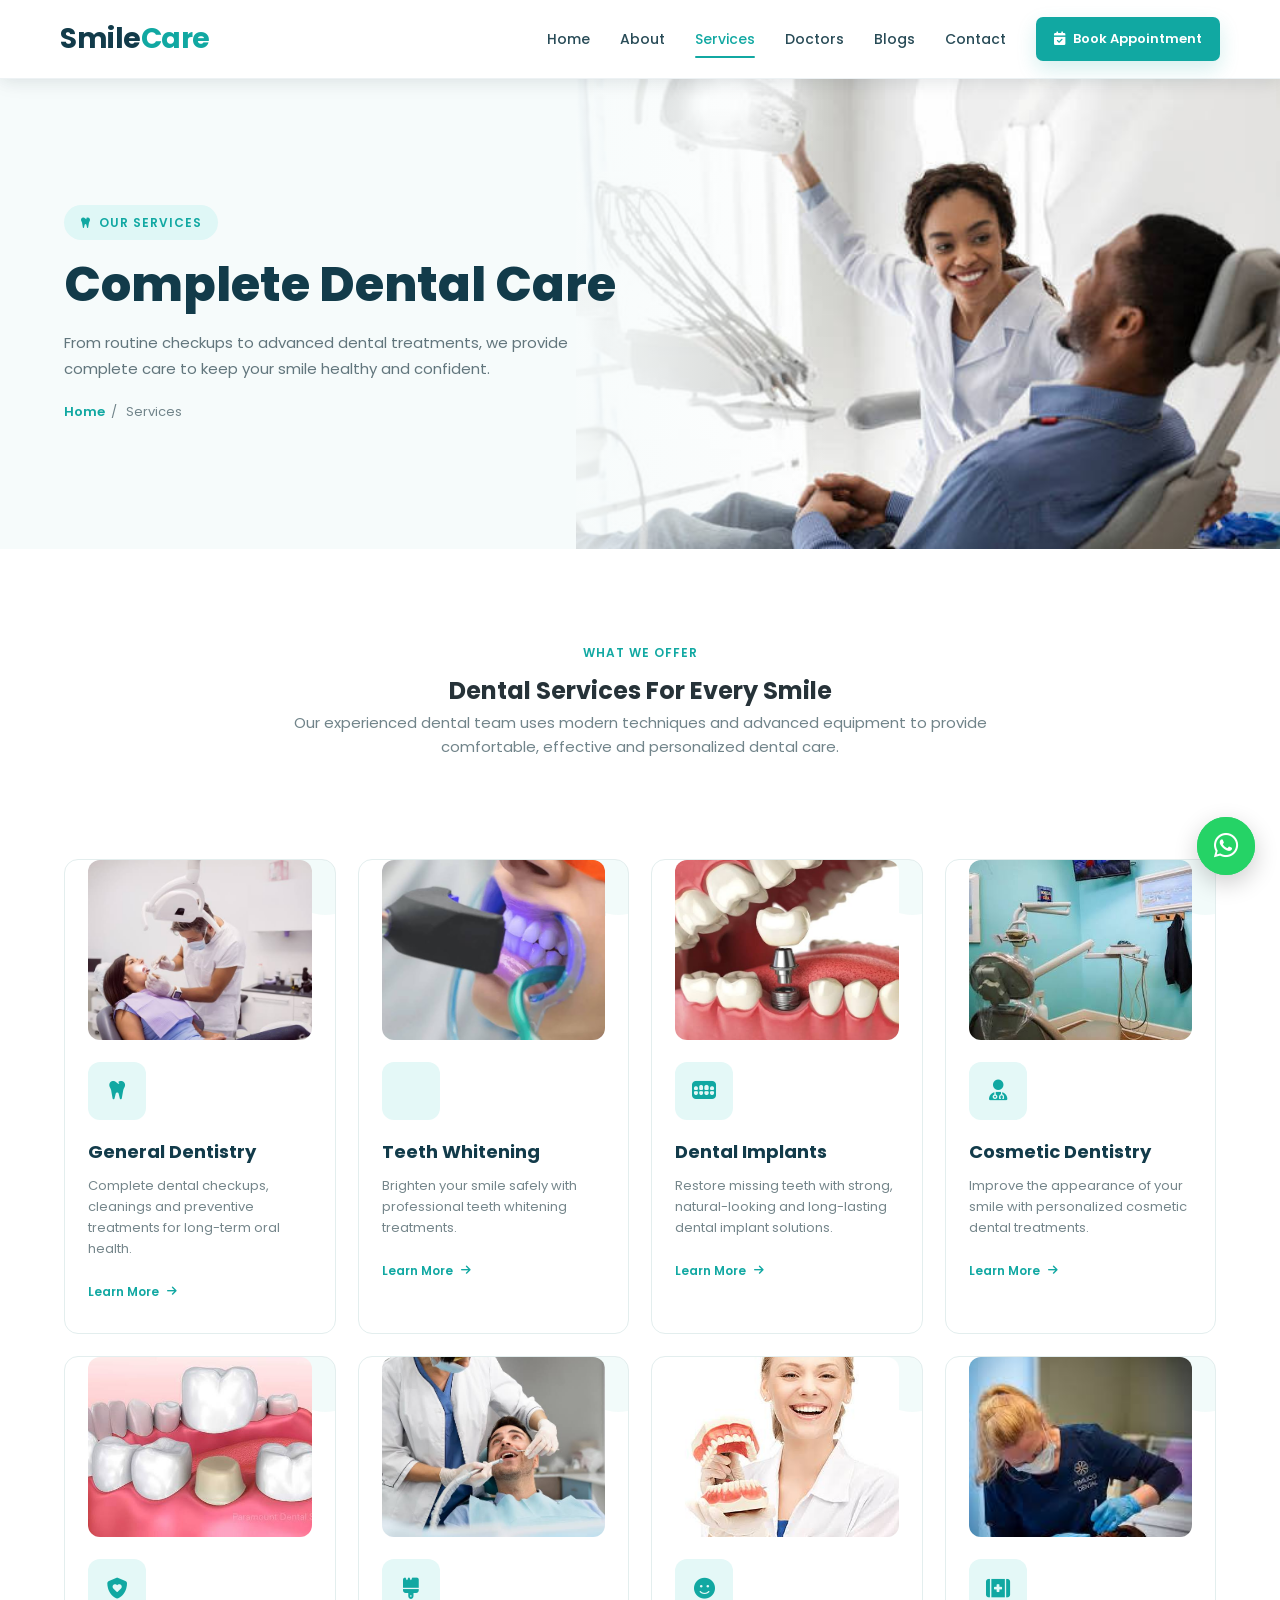
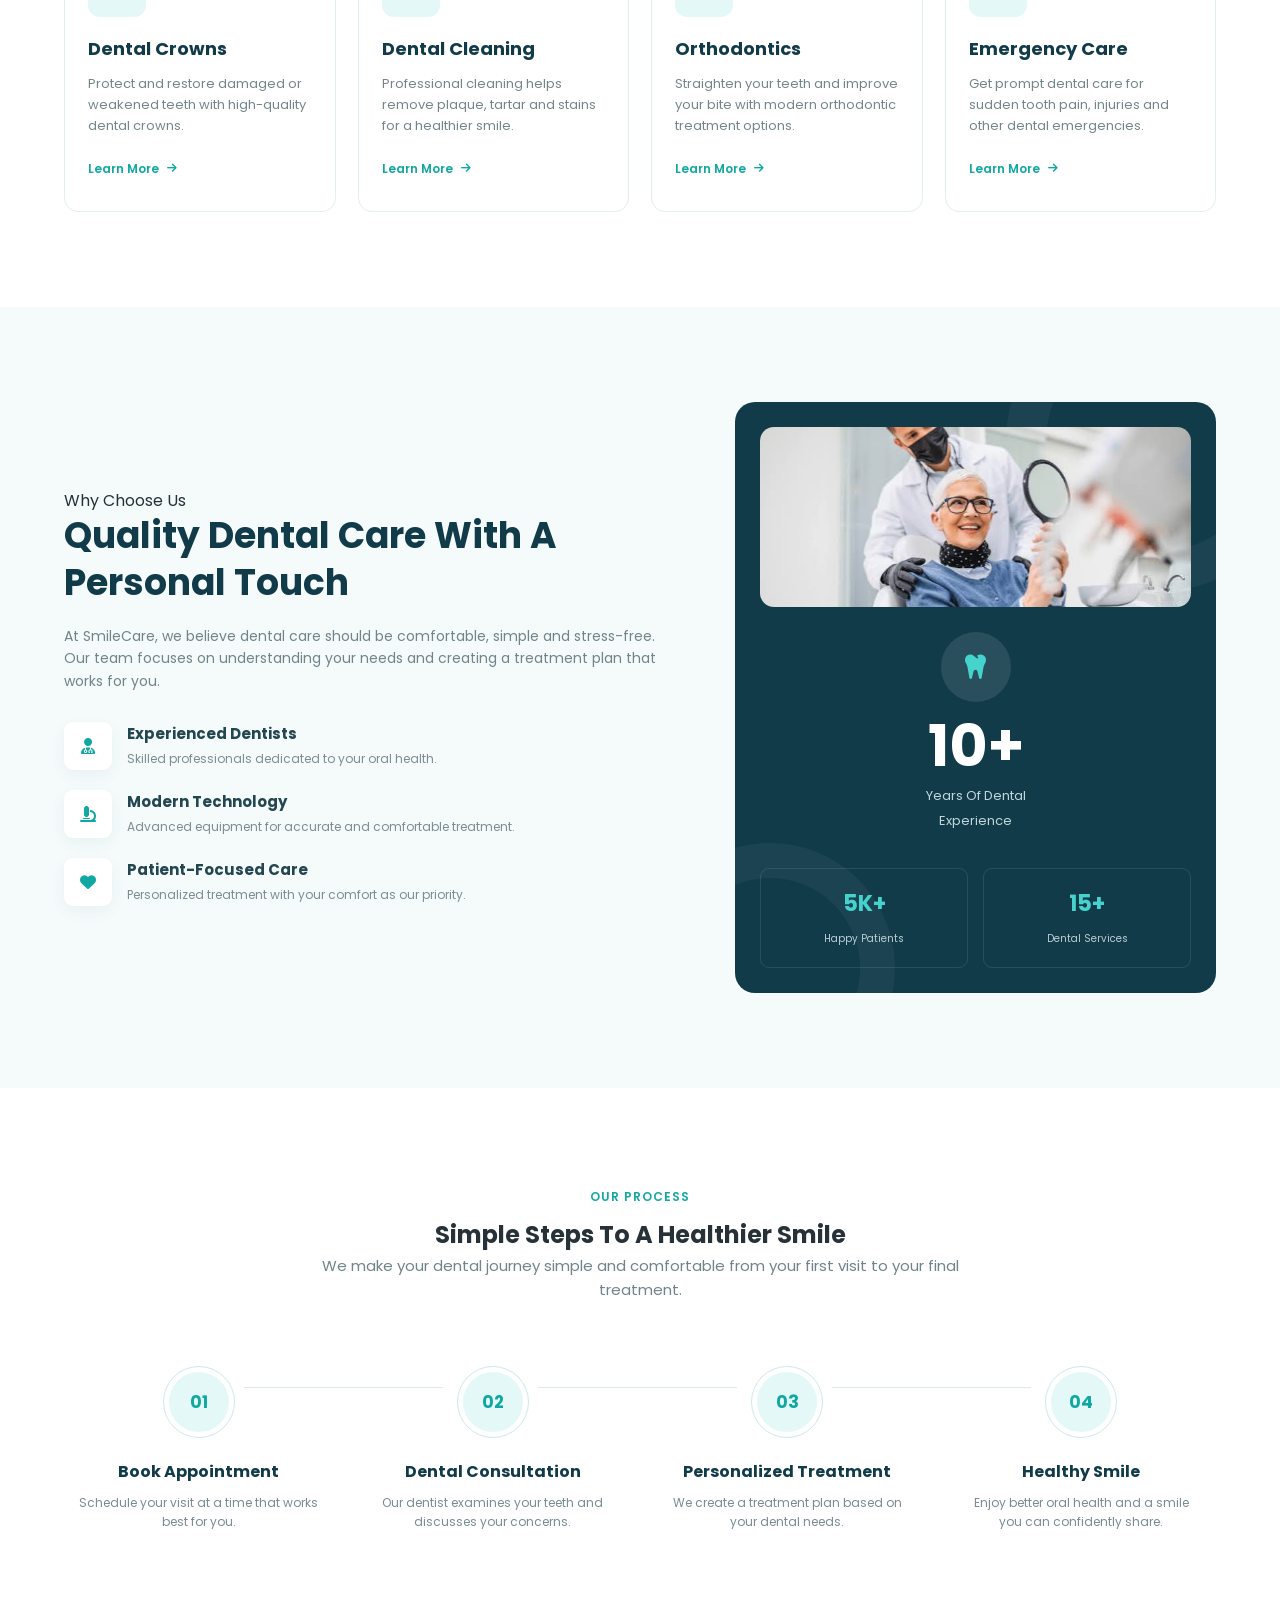
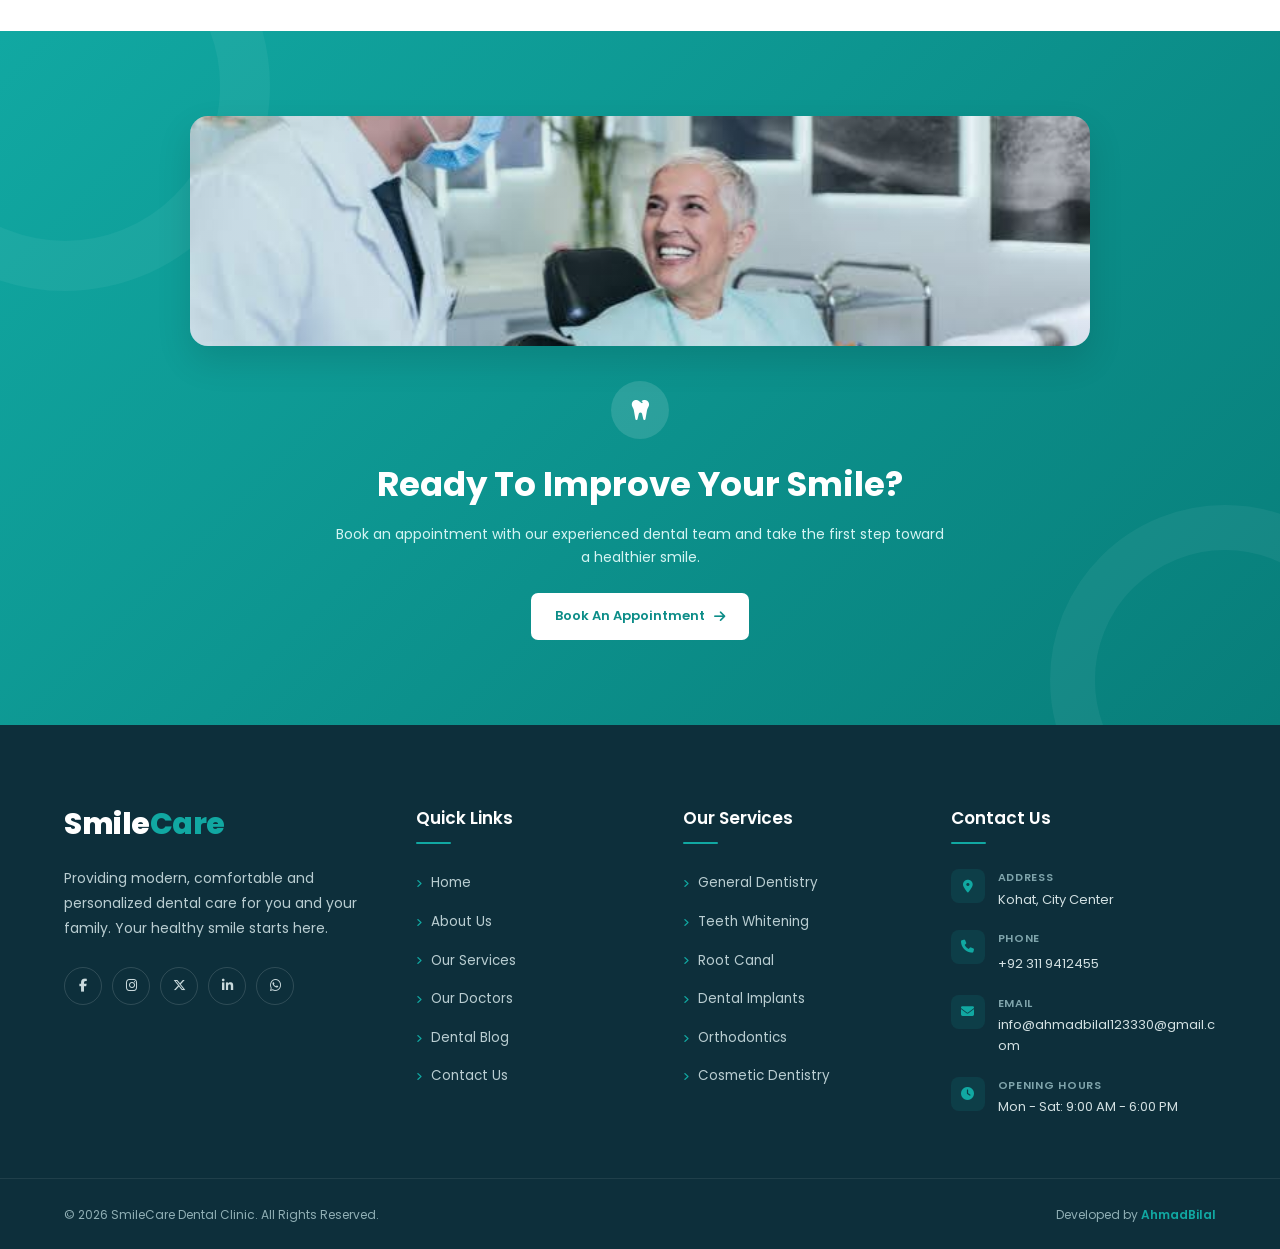
<file: services.html>
<!DOCTYPE html>
<html lang="en">
<head>
    <meta charset="UTF-8">
    <meta name="viewport" content="width=device-width, initial-scale=1.0">

    <title>Our Services | SmileCare Dental Clinic</title>

    <!-- Google Font -->
    <link rel="preconnect" href="https://fonts.googleapis.com">
    <link rel="preconnect" href="https://fonts.gstatic.com" crossorigin>
    <link href="https://fonts.googleapis.com/css2?family=Poppins:wght@300;400;500;600;700;800&display=swap" rel="stylesheet">

    <!-- Font Awesome -->
    <link rel="stylesheet" href="https://cdnjs.cloudflare.com/ajax/libs/font-awesome/6.5.2/css/all.min.css">

    <!-- Services CSS -->
     <link rel="stylesheet" href="css/navbar.css">
    <link rel="stylesheet" href="css/services.css">
    <link rel="stylesheet" href="css/footer.css">
</head>

<body>

    <!-- =========================================
         HEADER
    ========================================== -->
    <header class="header">


       <div id="navbar"></div>
    </header>


    <!-- =========================================
         PAGE HERO
    ========================================== -->
    <section class="page-hero">

        <div class="container page-hero-content">

            <span class="hero-tag">
                <i class="fa-solid fa-tooth"></i>
                Our Services
            </span>

            <h1>
                Complete Dental Care
            </h1>

            <p>
                From routine checkups to advanced dental treatments,
                we provide complete care to keep your smile healthy
                and confident.
            </p>

            <div class="breadcrumb">
                <a href="index.html">Home</a>
                <span> / </span>
                <span>Services</span>
            </div>

        </div>

    </section>


    <!-- =========================================
         SERVICES INTRO
    ========================================== -->
    <section class="services-intro">

        <div class="container">

            <div class="section-heading">

                <span>What We Offer</span>

                <h2>
                    Dental Services For Every Smile
                </h2>

                <p>
                    Our experienced dental team uses modern techniques
                    and advanced equipment to provide comfortable,
                    effective and personalized dental care.
                </p>

            </div>

        </div>

    </section>


    <!-- =========================================
         SERVICES GRID
    ========================================== -->
    <section class="services-section">

        <div class="container">

            <div class="services-grid">

                <!-- Service 01 -->
                <div class="service-card">
              <div class="service-image">
                <img src="./images/services.imgs/general.dentistry.jpeg">
              </div>
                    <div class="service-icon">
                        <i class="fa-solid fa-tooth"></i>
                    </div>

                    <span class="service-number">01</span>

                    <h3>
                        General Dentistry
                    </h3>

                    <p>
                        Complete dental checkups, cleanings and
                        preventive treatments for long-term oral health.
                    </p>

                    <a href="contact.html">
                        Learn More
                        <i class="fa-solid fa-arrow-right"></i>
                    </a>

                </div>


                <!-- Service 02 -->
                <div class="service-card">
                 <div class="service-image">
                    <img src="./images/services.imgs/teeth.whiting.jpeg">
                 </div>
                    <div class="service-icon">
                        <i class="fa-solid fa-sparkles"></i>
                    </div>

                    <span class="service-number">02</span>

                    <h3>
                        Teeth Whitening
                    </h3>

                    <p>
                        Brighten your smile safely with professional
                        teeth whitening treatments.
                    </p>

                    <a href="contact.html">
                        Learn More
                        <i class="fa-solid fa-arrow-right"></i>
                    </a>

                </div>


                <!-- Service 03 -->
                <div class="service-card">
                 <div class="service-image">
                    <img src="./images/services.imgs/dental.implents.jpeg">
                 </div>
                    <div class="service-icon">
                        <i class="fa-solid fa-teeth"></i>
                    </div>

                    <span class="service-number">03</span>

                    <h3>
                        Dental Implants
                    </h3>

                    <p>
                        Restore missing teeth with strong, natural-looking
                        and long-lasting dental implant solutions.
                    </p>

                    <a href="contact.html">
                        Learn More
                        <i class="fa-solid fa-arrow-right"></i>
                    </a>

                </div>


                <!-- Service 04 -->
                <div class="service-card">

                 <div class="service-image">
                    <img src="./images/services.imgs/comestic denstiry.jpeg">
                 </div>
                    
                    <div class="service-icon">
                        <i class="fa-solid fa-user-doctor"></i>
                    </div>

                    <span class="service-number">04</span>

                    <h3>
                        Cosmetic Dentistry
                    </h3>

                    <p>
                        Improve the appearance of your smile with
                        personalized cosmetic dental treatments.
                    </p>

                    <a href="contact.html">
                        Learn More
                        <i class="fa-solid fa-arrow-right"></i>
                    </a>

                </div>


                <!-- Service 05 -->
                <div class="service-card">

                    <div class="service-image">
                        <img src="./images/services.imgs/dental.crown.jpeg">
                    </div>
                    <div class="service-icon">
                        <i class="fa-solid fa-shield-heart"></i>
                    </div>

                    <span class="service-number">05</span>

                    <h3>
                        Dental Crowns
                    </h3>

                    <p>
                        Protect and restore damaged or weakened teeth
                        with high-quality dental crowns.
                    </p>

                    <a href="contact.html">
                        Learn More
                        <i class="fa-solid fa-arrow-right"></i>
                    </a>

                </div>


                <!-- Service 06 -->
                <div class="service-card">

                    <div class="service-image">
                        <img src="./images/services.imgs/dental.clean.jpeg">
                     </div>
                    <div class="service-icon">
                        <i class="fa-solid fa-brush"></i>
                    </div>

                    <span class="service-number">06</span>

                    <h3>
                        Dental Cleaning
                    </h3>

                    <p>
                        Professional cleaning helps remove plaque,
                        tartar and stains for a healthier smile.
                    </p>

                    <a href="contact.html">
                        Learn More
                        <i class="fa-solid fa-arrow-right"></i>
                    </a>

                </div>


                <!-- Service 07 -->
                <div class="service-card">

                    <div class="service-image">
                        <img src="./images/services.imgs/images (12).jpeg">
                    </div>
                    <div class="service-icon">
                        <i class="fa-solid fa-face-smile"></i>
                    </div>

                    <span class="service-number">07</span>

                    <h3>
                        Orthodontics
                    </h3>

                    <p>
                        Straighten your teeth and improve your bite with
                        modern orthodontic treatment options.
                    </p>

                    <a href="contact.html">
                        Learn More
                        <i class="fa-solid fa-arrow-right"></i>
                    </a>

                </div>


                <!-- Service 08 -->
                <div class="service-card">

                    <div class="service-image">
                        <img src="./images/services.imgs/emergen.care.jpeg">
                    </div>
                    <div class="service-icon">
                        <i class="fa-solid fa-kit-medical"></i>
                    </div>

                    <span class="service-number">08</span>

                    <h3>
                        Emergency Care
                    </h3>

                    <p>
                        Get prompt dental care for sudden tooth pain,
                        injuries and other dental emergencies.
                    </p>

                    <a href="contact.html">
                        Learn More
                        <i class="fa-solid fa-arrow-right"></i>
                    </a>

                </div>

            </div>

        </div>

    </section>


    <!-- =========================================
         WHY CHOOSE US
    ========================================== -->
    <section class="why-us">

        <div class="container why-us-grid">

            <div class="why-us-content">

                <span class="section-tag">
                    Why Choose Us
                </span>

                <h2>
                    Quality Dental Care With A Personal Touch
                </h2>

                <p>
                    At SmileCare, we believe dental care should be
                    comfortable, simple and stress-free. Our team focuses
                    on understanding your needs and creating a treatment
                    plan that works for you.
                </p>

                <div class="why-list">

                    <div class="why-item">

                        <div class="why-icon">
                            <i class="fa-solid fa-user-doctor"></i>
                        </div>

                        <div>
                            <h3>Experienced Dentists</h3>
                            <p>
                                Skilled professionals dedicated to
                                your oral health.
                            </p>
                        </div>

                    </div>


                    <div class="why-item">

                        <div class="why-icon">
                            <i class="fa-solid fa-microscope"></i>
                        </div>

                        <div>
                            <h3>Modern Technology</h3>
                            <p>
                                Advanced equipment for accurate
                                and comfortable treatment.
                            </p>
                        </div>

                    </div>


                    <div class="why-item">

                        <div class="why-icon">
                            <i class="fa-solid fa-heart"></i>
                        </div>

                        <div>
                            <h3>Patient-Focused Care</h3>
                            <p>
                                Personalized treatment with your
                                comfort as our priority.
                            </p>
                        </div>

                    </div>

                </div>

            </div>


            <div class="why-us-box">

                  <div class="why-us-image">
        <img src="./images/services.imgs/persoalized.care.jpeg"
             alt="Dentist providing personalized dental care">
    </div>

                <div class="experience-card">

                    <div class="experience-icon">
                        <i class="fa-solid fa-tooth"></i>
                    </div>

                    <strong>10+</strong>

                    <span>
                        Years Of Dental
                        <br>
                        Experience
                    </span>

                </div>

                <div class="mini-stats">

                    <div>
                        <strong>5K+</strong>
                        <span>Happy Patients</span>
                    </div>

                    <div>
                        <strong>15+</strong>
                        <span>Dental Services</span>
                    </div>

                </div>

            </div>

        </div>

    </section>


    <!-- =========================================
         TREATMENT PROCESS
    ========================================== -->
    <section class="process-section">

        <div class="container">

            <div class="section-heading">

                <span>Our Process</span>

                <h2>
                    Simple Steps To A Healthier Smile
                </h2>

                <p>
                    We make your dental journey simple and comfortable
                    from your first visit to your final treatment.
                </p>

            </div>


            <div class="process-grid">

                <!-- Step 01 -->
                <div class="process-item">

                    <div class="process-number">
                        01
                    </div>

                    <h3>
                        Book Appointment
                    </h3>

                    <p>
                        Schedule your visit at a time that
                        works best for you.
                    </p>

                </div>


                <!-- Step 02 -->
                <div class="process-item">

                    <div class="process-number">
                        02
                    </div>

                    <h3>
                        Dental Consultation
                    </h3>

                    <p>
                        Our dentist examines your teeth and
                        discusses your concerns.
                    </p>

                </div>


                <!-- Step 03 -->
                <div class="process-item">

                    <div class="process-number">
                        03
                    </div>

                    <h3>
                        Personalized Treatment
                    </h3>

                    <p>
                        We create a treatment plan based on
                        your dental needs.
                    </p>

                </div>


                <!-- Step 04 -->
                <div class="process-item">

                    <div class="process-number">
                        04
                    </div>

                    <h3>
                        Healthy Smile
                    </h3>

                    <p>
                        Enjoy better oral health and a smile
                        you can confidently share.
                    </p>

                </div>

            </div>

        </div>

    </section>


    <!-- =========================================
         CTA
    ========================================== -->
    <section class="services-cta">

        <div class="services-cta-image">
        <img src="./images/services.imgs/dental.smile.jpeg"
             alt="SmileCare dental consultation">
    </div>

        <div class="container services-cta-content">

            <span class="cta-icon">
                <i class="fa-solid fa-tooth"></i>
            </span>

            <h2>
                Ready To Improve Your Smile?
            </h2>

            <p>
                Book an appointment with our experienced dental team
                and take the first step toward a healthier smile.
            </p>

            <a href="contact.html#appointment" class="cta-btn">
                Book An Appointment
                <i class="fa-solid fa-arrow-right"></i>
            </a>

        </div>

    </section>


    <!-- =========================================
         FOOTER
    ========================================== -->
  
    <div id="footer"></div>

 
    
<script src="js/navbar.js"></script>
<script src="js/footer.js"></script>

</body>
</html>
</file>
<file: css/navbar.css>
/* =========================================
   SMILECARE - REUSABLE NAVBAR
========================================= */

.site-header {
    width: 100%;
    background: #ffffff;

    position: sticky;
    top: 0;
    left: 0;

    z-index: 9999;

    border-bottom: 1px solid #edf2f4;

    box-shadow:
        0 4px 20px rgba(18, 59, 74, 0.06);
}


/* =========================================
   CONTAINER
========================================= */

.navbar-container {
    width: 100%;
    max-width: 1200px;

    min-height: 78px;

    margin: 0 auto;
    padding: 0 20px;

    display: flex;
    align-items: center;
    justify-content: space-between;
}


/* =========================================
   LOGO
========================================= */

.navbar-logo {
    display: inline-block;

    color: #123b4a;

    font-size: 28px;
    font-weight: 700;

    text-decoration: none;

    letter-spacing: -0.5px;

    white-space: nowrap;

    transition: 0.3s ease;
}

.navbar-logo span {
    color: #11a8a2;
}

.navbar-logo:hover {
    opacity: 0.85;
}


/* =========================================
   DESKTOP MENU
========================================= */

.navbar-menu {
    display: flex;
    align-items: center;

    gap: 30px;
}


/* =========================================
   MENU LINKS
========================================= */

.navbar-menu a {
    position: relative;

    color: #284b57;

    font-size: 14px;
    font-weight: 500;

    text-decoration: none;

    transition:
        color 0.3s ease,
        background 0.3s ease,
        transform 0.3s ease;
}


/* Underline */

.navbar-menu a:not(.navbar-btn)::after {
    content: "";

    position: absolute;

    left: 0;
    bottom: -8px;

    width: 0;
    height: 2px;

    background: #11a8a2;

    border-radius: 10px;

    transition: width 0.3s ease;
}


/* Hover */

.navbar-menu a:not(.navbar-btn):hover {
    color: #11a8a2;
}

.navbar-menu a:not(.navbar-btn):hover::after {
    width: 100%;
}


/* =========================================
   ACTIVE PAGE
========================================= */

.navbar-menu a.active {
    color: #11a8a2;
}

.navbar-menu a.active::after {
    width: 100%;
}


/* =========================================
   APPOINTMENT BUTTON
========================================= */

.navbar-btn {
    display: inline-flex;

    align-items: center;
    justify-content: center;

    gap: 8px;

    padding: 12px 18px;

    color: #ffffff !important;

    background: #11a8a2;

    border-radius: 7px;

    font-size: 13px !important;
    font-weight: 600 !important;

    text-decoration: none;

    box-shadow:
        0 8px 20px rgba(17, 168, 162, 0.18);

    transition:
        background 0.3s ease,
        transform 0.3s ease,
        box-shadow 0.3s ease;
}

.navbar-btn:hover {
    color: #ffffff !important;

    background: #0d8f8a;

    transform: translateY(-2px);

    box-shadow:
        0 10px 25px rgba(17, 168, 162, 0.25);
}


/* Remove underline */

.navbar-btn::after {
    display: none !important;
}


/* =========================================
   HAMBURGER
========================================= */

.navbar-toggle {
    width: 44px;
    height: 44px;

    display: none;

    align-items: center;
    justify-content: center;

    flex-direction: column;

    gap: 5px;

    padding: 0;

    background: #f2fafa;

    border: 1px solid #dceeee;

    border-radius: 8px;

    cursor: pointer;

    transition:
        background 0.3s ease,
        border 0.3s ease;
}

.navbar-toggle:hover {
    background: #e8f7f6;
}


/* Hamburger Lines */

.navbar-toggle span {
    width: 21px;
    height: 2px;

    background: #123b4a;

    border-radius: 10px;

    transition:
        transform 0.3s ease,
        opacity 0.3s ease;
}


/* =========================================
   HAMBURGER → X
========================================= */

.navbar-toggle.active span:nth-child(1) {
    transform:
        translateY(7px)
        rotate(45deg);
}

.navbar-toggle.active span:nth-child(2) {
    opacity: 0;
}

.navbar-toggle.active span:nth-child(3) {
    transform:
        translateY(-7px)
        rotate(-45deg);
}


/* =========================================
   TABLET
========================================= */

@media (max-width: 1000px) {

    .navbar-menu {
        gap: 20px;
    }

    .navbar-menu a {
        font-size: 13px;
    }

    .navbar-btn {
        padding: 11px 14px;
    }
}


/* =========================================
   MOBILE
========================================= */

@media (max-width: 768px) {

    .navbar-container {
        min-height: 70px;

        padding: 0 18px;
    }


    /* Logo */

    .navbar-logo {
        font-size: 25px;
    }


    /* Show hamburger */

    .navbar-toggle {
        display: flex;

        position: relative;

        z-index: 10001;
    }


    /* Mobile Menu */

    .navbar-menu {

        position: absolute;

        top: 70px;
        left: 0;

        width: 100%;

        display: flex;

        flex-direction: column;

        align-items: stretch;

        gap: 0;

        padding: 10px 18px 20px;

        background: #ffffff;

        border-top:
            1px solid #edf2f4;

        box-shadow:
            0 15px 30px rgba(18, 59, 74, 0.10);

        opacity: 0;

        visibility: hidden;

        pointer-events: none;

        transform:
            translateY(-10px);

        transition:
            opacity 0.3s ease,
            visibility 0.3s ease,
            transform 0.3s ease;
    }


    /* Open */

    .navbar-menu.open {

        opacity: 1;

        visibility: visible;

        pointer-events: auto;

        transform:
            translateY(0);
    }


    /* Mobile Links */

    .navbar-menu a {

        width: 100%;

        padding: 14px 10px;

        font-size: 15px;

        border-bottom:
            1px solid #edf2f4;
    }


    /* Remove Desktop Underline */

    .navbar-menu a:not(.navbar-btn)::after {
        display: none;
    }


    /* Hover */

    .navbar-menu a:not(.navbar-btn):hover {

        color: #11a8a2;

        background: #f5fbfb;

        padding-left: 15px;
    }


    /* Active */

    .navbar-menu a.active {

        color: #11a8a2;

        background: #f5fbfb;

        padding-left: 15px;
    }


    /* Appointment */

    .navbar-menu .navbar-btn {

        width: 100%;

        margin-top: 15px;

        padding: 14px;

        justify-content: center;

        border-radius: 7px;
    }

}


/* =========================================
   SMALL MOBILE
========================================= */

@media (max-width: 480px) {

    .navbar-container {

        min-height: 66px;

        padding: 0 15px;
    }


    .navbar-logo {
        font-size: 23px;
    }


    .navbar-toggle {

        width: 42px;
        height: 42px;
    }


    .navbar-menu {

        top: 66px;

        padding-left: 15px;
        padding-right: 15px;
    }


    .navbar-menu a {
        font-size: 14px;
    }

}
</file>
<file: css/index.css>
* {
    margin: 0;
    padding: 0;
    box-sizing: border-box;
}



body {
    font-family: "Poppins", sans-serif;
    color: #172b4d;
    background: #ffffff;
    line-height: 1.6;
    overflow-x: hidden;
}

a {
    text-decoration: none;
    color: inherit;
}

button,
input,
textarea {
    font-family: inherit;
}

img {
    max-width: 100%;
    display: block;
}

.container {
    width: 90%;
    max-width: 1200px;
    margin: 0 auto;
}


/* =========================================================
   02. COMMON
========================================================= */

.section {
    padding: 100px 0;
}

.section-label {
    display: inline-block;
    color: #1597b5;
    font-size: 13px;
    font-weight: 700;
    letter-spacing: 2px;
    margin-bottom: 12px;
}

.section-heading {
    display: flex;
    justify-content: space-between;
    align-items: end;
    gap: 30px;
    margin-bottom: 50px;
}

.section-heading h2,
.center-heading h2 {
    color: #172b4d;
    font-size: 38px;
    line-height: 1.25;
    font-weight: 700;
}

.section-heading h2 span,
.center-heading h2 span {
    color: #1597b5;
}

.center-heading {
    text-align: center;
    max-width: 700px;
    margin: 0 auto 55px;
}

.center-heading p {
    color: #718096;
    margin-top: 15px;
    font-size: 15px;
}

.view-all {
    color: #1597b5;
    font-size: 14px;
    font-weight: 600;
    white-space: nowrap;
    transition: 0.3s ease;
}

.view-all i {
    margin-left: 7px;
    transition: 0.3s ease;
}

.view-all:hover {
    color: #087e99;
}

.view-all:hover i {
    transform: translateX(5px);
}


/* =========================================================
   03. BUTTONS
========================================================= */

.btn {
    display: inline-flex;
    align-items: center;
    justify-content: center;
    gap: 10px;
    min-height: 52px;
    padding: 0 25px;
    border-radius: 8px;
    font-size: 14px;
    font-weight: 600;
    transition: all 0.3s ease;
    cursor: pointer;
}

.btn-primary {
    color: #ffffff;
    background: #1597b5;
    box-shadow: 0 10px 25px rgba(21, 151, 181, 0.20);
}

.btn-primary:hover {
    background: #087e99;
    transform: translateY(-3px);
    box-shadow: 0 15px 30px rgba(21, 151, 181, 0.28);
}

.btn-outline {
    color: #1597b5;
    background: transparent;
    border: 1px solid #b9dfe7;
}

.btn-outline:hover {
    color: #ffffff;
    background: #1597b5;
    border-color: #1597b5;
    transform: translateY(-3px);
}

.btn-light {
    color: #1597b5;
    background: #ffffff;
}

.btn-light:hover {
    background: #f2fbfd;
    transform: translateY(-3px);
}


/* =========================================================
   04. HEADER / NAVBAR
========================================================= */

.header {
    width: 100%;
    background: #ffffff;
    position: sticky;
    top: 0;
    z-index: 999;
    border-bottom: 1px solid #edf3f5;
}

.navbar {
    height: 82px;
    display: flex;
    align-items: center;
    justify-content: space-between;
}


/* Logo */

.logo {
    display: flex;
    align-items: center;
    gap: 10px;
    color: #172b4d;
    font-size: 24px;
    font-weight: 800;
}

.logo i {
    width: 42px;
    height: 42px;
    display: flex;
    align-items: center;
    justify-content: center;
    color: #ffffff;
    background: #1597b5;
    border-radius: 10px;
    font-size: 20px;
}

.logo-highlight {
    color: #1597b5;
}


/* Navigation */

.nav-menu {
    display: flex;
    align-items: center;
    gap: 27px;
}

.nav-menu > a {
    color: #536477;
    font-size: 14px;
    font-weight: 500;
    transition: 0.3s ease;
}

.nav-menu > a:hover,
.nav-menu > a.active {
    color: #1597b5;
}

.nav-btn {
    color: #ffffff !important;
    background: #1597b5;
    padding: 11px 18px;
    border-radius: 7px;
    box-shadow: 0 7px 20px rgba(21, 151, 181, 0.18);
}

.nav-btn:hover {
    color: #ffffff !important;
    background: #087e99;
    transform: translateY(-2px);
}

.menu-btn {
    display: none;
    width: 42px;
    height: 42px;
    border: none;
    border-radius: 7px;
    color: #172b4d;
    background: #f1f9fb;
    font-size: 19px;
    cursor: pointer;
}


/* =========================================================
   05. HERO SECTION
========================================================= */

.hero {
    min-height: 690px;
    display: flex;
    align-items: center;
    background:
        radial-gradient(
            circle at 85% 25%,
            rgba(21, 151, 181, 0.13),
            transparent 28%
        ),
        linear-gradient(
            135deg,
            #f4fcfd 0%,
            #ffffff 65%
        );
    position: relative;
    overflow: hidden;
}

.hero-container {
    display: grid;
    grid-template-columns: 1fr 0.9fr;
    align-items: center;
    gap: 70px;
}


/* Hero Content */

.hero-content {
    padding: 50px 0;
}

.hero-badge {
    display: inline-flex;
    align-items: center;
    gap: 9px;
    padding: 8px 14px;
    margin-bottom: 20px;
    border-radius: 50px;
    color: #1597b5;
    background: #e4f6fa;
    font-size: 12px;
    font-weight: 600;
}

.hero-badge i {
    font-size: 14px;
}

.hero-content h1 {
    max-width: 620px;
    color: #172b4d;
    font-size: clamp(42px, 5vw, 68px);
    line-height: 1.08;
    letter-spacing: -1.5px;
    font-weight: 800;
    margin-bottom: 24px;
}

.hero-content h1 span {
    display: block;
    color: #1597b5;
}

.hero-content > p {
    max-width: 560px;
    color: #6c7b8e;
    font-size: 16px;
    line-height: 1.8;
    margin-bottom: 32px;
}


/* Hero Buttons */

.hero-buttons {
    display: flex;
    align-items: center;
    flex-wrap: wrap;
    gap: 13px;
    margin-bottom: 45px;
}


/* Hero Trust */

.hero-trust {
    display: flex;
    align-items: center;
    flex-wrap: wrap;
    gap: 25px;
}

.trust-item {
    display: flex;
    align-items: center;
    gap: 10px;
}

.trust-item > i {
    width: 39px;
    height: 39px;
    display: flex;
    align-items: center;
    justify-content: center;
    color: #1597b5;
    background: #e9f7fa;
    border-radius: 8px;
    font-size: 15px;
}

.trust-item div {
    display: flex;
    flex-direction: column;
}

.trust-item strong {
    color: #172b4d;
    font-size: 16px;
    line-height: 1.2;
}

.trust-item span {
    color: #8794a4;
    font-size: 10px;
    margin-top: 3px;
}


/* =========================================================
   06. HERO IMAGE
========================================================= */

.hero-image {
    position: relative;
    min-height: 570px;
    display: flex;
    align-items: center;
    justify-content: center;
}

.hero-image-wrapper {
    width: min(100%, 470px);
    height: 540px;
    border-radius: 220px 220px 25px 25px;
    overflow: hidden;
    position: relative;
    background: #dceff3;
    box-shadow: 0 25px 60px rgba(23, 43, 77, 0.12);
}

.hero-image-wrapper::after {
    content: "";
    position: absolute;
    inset: 0;
    background: linear-gradient(
        180deg,
        transparent 55%,
        rgba(23, 43, 77, 0.12)
    );
    pointer-events: none;
}

.hero-image-wrapper img {
    width: 100%;
    height: 100%;
    object-fit: cover;
}


/* Experience Card */

.experience-card,
.appointment-card {
    position: absolute;
    display: flex;
    align-items: center;
    gap: 12px;
    padding: 15px 18px;
    background: #ffffff;
    border-radius: 12px;
    box-shadow: 0 15px 40px rgba(23, 43, 77, 0.13);
    z-index: 2;
}

.experience-card {
    left: -10px;
    top: 115px;
}

.appointment-card {
    right: -20px;
    bottom: 100px;
}

.experience-icon,
.appointment-icon {
    width: 43px;
    height: 43px;
    display: flex;
    align-items: center;
    justify-content: center;
    color: #ffffff;
    background: #1597b5;
    border-radius: 9px;
}

.experience-card div:last-child,
.appointment-card div:last-child {
    display: flex;
    flex-direction: column;
}

.experience-card strong,
.appointment-card strong {
    color: #172b4d;
    font-size: 13px;
}

.experience-card span,
.appointment-card span {
    color: #8895a5;
    font-size: 10px;
}


/* =========================================================
   07. SERVICES SECTION
========================================================= */

.services-section {
    background: #ffffff;
}

.services-grid {
    display: grid;
    grid-template-columns: repeat(4, 1fr);
    gap: 20px;
}

.service-card {
    padding: 30px 25px;
    background: #ffffff;
    border: 1px solid #e9f0f2;
    border-radius: 13px;
    transition: all 0.35s ease;
    position: relative;
    overflow: hidden;
}

.service-card::before {
    content: "";
    position: absolute;
    width: 100%;
    height: 3px;
    top: 0;
    left: 0;
    background: #1597b5;
    transform: scaleX(0);
    transform-origin: left;
    transition: 0.35s ease;
}

.service-card:hover {
    transform: translateY(-8px);
    border-color: transparent;
    box-shadow: 0 20px 45px rgba(23, 43, 77, 0.10);
}

.service-card:hover::before {
    transform: scaleX(1);
}

.service-icon {
    width: 57px;
    height: 57px;
    display: flex;
    align-items: center;
    justify-content: center;
    color: #1597b5;
    background: #eaf8fa;
    border-radius: 12px;
    font-size: 22px;
    margin-bottom: 22px;
    transition: 0.3s ease;
}

.service-card:hover .service-icon {
    color: #ffffff;
    background: #1597b5;
    transform: rotate(-5deg);
}

.service-card h3 {
    color: #172b4d;
    font-size: 17px;
    margin-bottom: 10px;
}

.service-card p {
    min-height: 72px;
    color: #7b8797;
    font-size: 12px;
    line-height: 1.8;
    margin-bottom: 20px;
}

.service-card a {
    color: #1597b5;
    font-size: 12px;
    font-weight: 600;
}

.service-card a i {
    margin-left: 5px;
    transition: 0.3s ease;
}

.service-card a:hover i {
    transform: translateX(4px);
}


/* =========================================================
   08. ABOUT PREVIEW
========================================================= */

.about-preview {
    background: #f6fbfc;
}

.about-container {
    display: grid;
    grid-template-columns: 0.9fr 1fr;
    align-items: center;
    gap: 90px;
}


/* About Image */

.about-image {
    position: relative;
    padding: 0 20px 20px 0;
}

.about-image-main {
    width: 100%;
    height: 500px;
    overflow: hidden;
    border-radius: 15px;
}

.about-image-main img {
    width: 100%;
    height: 100%;
    object-fit: cover;
}

.about-experience {
    position: absolute;
    right: 0;
    bottom: 0;
    min-width: 165px;
    padding: 18px 20px;
    display: flex;
    align-items: center;
    gap: 12px;
    background: #1597b5;
    color: #ffffff;
    border-radius: 12px;
    box-shadow: 0 15px 30px rgba(21, 151, 181, 0.22);
}

.about-experience strong {
    font-size: 34px;
    line-height: 1;
}

.about-experience span {
    font-size: 11px;
    line-height: 1.4;
}


/* About Content */

.about-content h2 {
    color: #172b4d;
    font-size: 40px;
    line-height: 1.2;
    margin-bottom: 20px;
}

.about-content h2 span {
    color: #1597b5;
}

.about-content > p {
    color: #718096;
    font-size: 14px;
    line-height: 1.9;
    margin-bottom: 15px;
}


/* About Features */

.about-features {
    display: grid;
    grid-template-columns: repeat(2, 1fr);
    gap: 13px;
    margin: 25px 0 30px;
}

.feature-item {
    display: flex;
    align-items: center;
    gap: 9px;
    color: #506175;
    font-size: 12px;
}

.feature-item i {
    color: #1597b5;
    font-size: 15px;
}


/* =========================================================
   09. WHY CHOOSE US
========================================================= */

.why-section {
    background: #ffffff;
}

.why-grid {
    display: grid;
    grid-template-columns: repeat(4, 1fr);
    gap: 20px;
}

.why-card {
    text-align: center;
    padding: 35px 22px;
    border-radius: 14px;
    background: #ffffff;
    border: 1px solid #edf1f3;
    transition: 0.3s ease;
}

.why-card:hover {
    transform: translateY(-7px);
    box-shadow: 0 18px 40px rgba(23, 43, 77, 0.09);
}

.why-icon {
    width: 65px;
    height: 65px;
    display: flex;
    align-items: center;
    justify-content: center;
    margin: 0 auto 20px;
    border-radius: 50%;
    color: #1597b5;
    background: #eaf8fa;
    font-size: 23px;
}

.why-card h3 {
    color: #172b4d;
    font-size: 16px;
    margin-bottom: 10px;
}

.why-card p {
    color: #7b8797;
    font-size: 12px;
    line-height: 1.8;
}


/* =========================================================
   10. DOCTORS SECTION
========================================================= */

.doctors-section {
    background: #f6fbfc;
}

.doctors-grid {
    display: grid;
    grid-template-columns: repeat(3, 1fr);
    gap: 25px;
}

.doctor-card {
    background: #ffffff;
    border-radius: 14px;
    overflow: hidden;
    box-shadow: 0 8px 30px rgba(23, 43, 77, 0.06);
    transition: 0.35s ease;
}

.doctor-card:hover {
    transform: translateY(-8px);
    box-shadow: 0 20px 45px rgba(23, 43, 77, 0.11);
}


/* Doctor Image */

.doctor-image {
    height: 330px;
    position: relative;
    overflow: hidden;
    background: #e9f7fa;
}

.doctor-image img {
    width: 100%;
    height: 100%;
    object-fit: cover;
    transition: 0.5s ease;
}

.doctor-card:hover .doctor-image img {
    transform: scale(1.05);
}


/* Doctor Social */

.doctor-social {
    position: absolute;
    right: 15px;
    bottom: 15px;
    display: flex;
    gap: 7px;
    opacity: 0;
    transform: translateY(10px);
    transition: 0.3s ease;
}

.doctor-card:hover .doctor-social {
    opacity: 1;
    transform: translateY(0);
}

.doctor-social a {
    width: 34px;
    height: 34px;
    display: flex;
    align-items: center;
    justify-content: center;
    color: #1597b5;
    background: #ffffff;
    border-radius: 50%;
    font-size: 12px;
    transition: 0.3s ease;
}

.doctor-social a:hover {
    color: #ffffff;
    background: #1597b5;
}


/* Doctor Info */

.doctor-info {
    padding: 22px;
}

.doctor-info h3 {
    color: #172b4d;
    font-size: 17px;
    margin-bottom: 3px;
}

.doctor-info > span {
    color: #1597b5;
    font-size: 12px;
    font-weight: 600;
}

.doctor-info p {
    color: #8a96a5;
    font-size: 11px;
    margin-top: 8px;
}


/* =========================================================
   11. APPOINTMENT CTA
========================================================= */

.appointment-section {
    padding: 90px 0;
    background: #1597b5;
    position: relative;
    overflow: hidden;
}

.appointment-section::before {
    content: "";
    position: absolute;
    width: 450px;
    height: 450px;
    border: 1px solid rgba(255, 255, 255, 0.12);
    border-radius: 50%;
    right: -150px;
    top: -200px;
}

.appointment-section::after {
    content: "";
    position: absolute;
    width: 250px;
    height: 250px;
    border: 1px solid rgba(255, 255, 255, 0.10);
    border-radius: 50%;
    left: -100px;
    bottom: -150px;
}

.appointment-container {
    display: flex;
    align-items: center;
    justify-content: space-between;
    gap: 50px;
    position: relative;
    z-index: 2;
}

.appointment-content {
    max-width: 700px;
}

.appointment-content .section-label {
    color: #c9f4fa;
}

.appointment-content h2 {
    color: #ffffff;
    font-size: 38px;
    line-height: 1.3;
    margin-bottom: 15px;
}

.appointment-content p {
    color: #d9f5f8;
    font-size: 14px;
    line-height: 1.8;
    margin-bottom: 28px;
}

.appointment-decoration {
    width: 150px;
    height: 150px;
    display: flex;
    align-items: center;
    justify-content: center;
    color: rgba(255, 255, 255, 0.20);
    border: 2px solid rgba(255, 255, 255, 0.16);
    border-radius: 50%;
    font-size: 70px;
}


/* =========================================================
   12. BLOG SECTION
========================================================= */

.blog-section {
    background: #ffffff;
}

.blogs-grid {
    display: grid;
    grid-template-columns: repeat(3, 1fr);
    gap: 25px;
}

.blog-card {
    background: #ffffff;
    border: 1px solid #edf1f3;
    border-radius: 14px;
    overflow: hidden;
    transition: 0.35s ease;
}

.blog-card:hover {
    transform: translateY(-7px);
    box-shadow: 0 18px 40px rgba(23, 43, 77, 0.10);
}


/* Blog Image */

.blog-image {
    height: 220px;
    position: relative;
    overflow: hidden;
}

.blog-image img {
    width: 100%;
    height: 100%;
    object-fit: cover;
    transition: 0.5s ease;
}

.blog-card:hover .blog-image img {
    transform: scale(1.06);
}

.blog-date {
    position: absolute;
    left: 15px;
    top: 15px;
    padding: 7px 10px;
    color: #ffffff;
    background: #1597b5;
    border-radius: 6px;
    font-size: 10px;
    font-weight: 600;
}


/* Blog Content */

.blog-content {
    padding: 22px;
}

.blog-category {
    color: #1597b5;
    font-size: 10px;
    font-weight: 700;
    text-transform: uppercase;
    letter-spacing: 1px;
}

.blog-content h3 {
    color: #172b4d;
    font-size: 17px;
    line-height: 1.45;
    margin: 10px 0;
}

.blog-content p {
    color: #7b8797;
    font-size: 12px;
    line-height: 1.8;
    margin-bottom: 18px;
}

.blog-content > a {
    color: #1597b5;
    font-size: 12px;
    font-weight: 600;
}

.blog-content > a i {
    margin-left: 5px;
    transition: 0.3s ease;
}

.blog-content > a:hover i {
    transform: translateX(4px);
}


/* =========================================================
   13. FOOTER
========================================================= */

.footer {
    color: #c7d1db;
    background: #10243d;
    padding-top: 70px;
}

.footer-container {
    display: grid;
    grid-template-columns: 1.5fr 1fr 1.2fr 1.5fr;
    gap: 45px;
    padding-bottom: 55px;
}

.footer-box h3 {
    color: #ffffff;
    font-size: 16px;
    margin-bottom: 20px;
}


/* Footer Logo */

.footer-logo {
    display: inline-flex;
    align-items: center;
    gap: 9px;
    color: #ffffff;
    font-size: 23px;
    font-weight: 800;
    margin-bottom: 17px;
}

.footer-logo i {
    color: #62d0e2;
}

.footer-logo span {
    color: #62d0e2;
}

.footer-about > p {
    max-width: 280px;
    color: #9ba9b8;
    font-size: 12px;
    line-height: 1.8;
}


/* Footer Links */

.footer-box ul {
    display: flex;
    flex-direction: column;
    gap: 10px;
}

.footer-box ul li a {
    color: #9ba9b8;
    font-size: 12px;
    transition: 0.3s ease;
}

.footer-box ul li a:hover {
    color: #62d0e2;
    padding-left: 4px;
}


/* Social Links */

.social-links {
    display: flex;
    gap: 8px;
    margin-top: 22px;
}

.social-links a {
    width: 34px;
    height: 34px;
    display: flex;
    align-items: center;
    justify-content: center;
    color: #c8d4df;
    background: rgba(255, 255, 255, 0.08);
    border-radius: 50%;
    font-size: 12px;
    transition: 0.3s ease;
}

.social-links a:hover {
    color: #ffffff;
    background: #1597b5;
    transform: translateY(-3px);
}


/* Footer Contact */

.footer-contact {
    display: flex;
    flex-direction: column;
    gap: 13px;
}

.footer-contact p {
    display: flex;
    align-items: flex-start;
    gap: 10px;
    color: #9ba9b8;
    font-size: 12px;
}

.footer-contact i {
    width: 16px;
    color: #62d0e2;
    margin-top: 4px;
}


/* Footer Bottom */

.footer-bottom {
    padding: 20px 0;
    border-top: 1px solid rgba(255, 255, 255, 0.08);
    text-align: center;
}

.footer-bottom p {
    color: #8291a1;
    font-size: 11px;
}


/* =========================================================
   14. TABLET RESPONSIVE
========================================================= */

@media (max-width: 1100px) {

    .nav-menu {
        gap: 18px;
    }

    .hero-container {
        gap: 40px;
    }

    .services-grid,
    .why-grid {
        grid-template-columns: repeat(2, 1fr);
    }

    .footer-container {
        grid-template-columns: repeat(2, 1fr);
    }
}


/* =========================================================
   15. TABLET / MOBILE NAV
========================================================= */

@media (max-width: 900px) {

    .nav-menu {
        display: none;
    }

    .menu-btn {
        display: flex;
        align-items: center;
        justify-content: center;
    }

    .hero-container {
        grid-template-columns: 1fr;
        text-align: center;
    }

    .hero-content {
        padding-bottom: 10px;
    }

    .hero-content > p {
        margin-left: auto;
        margin-right: auto;
    }

    .hero-buttons,
    .hero-trust {
        justify-content: center;
    }

    .hero-image {
        min-height: 520px;
    }

    .about-container {
        grid-template-columns: 1fr;
        gap: 55px;
    }

    .about-content {
        text-align: center;
    }

    .about-content .section-label {
        margin-bottom: 10px;
    }

    .about-features {
        text-align: left;
    }

    .doctors-grid,
    .blogs-grid {
        grid-template-columns: repeat(2, 1fr);
    }

    .appointment-container {
        flex-direction: column;
        text-align: center;
    }

    .appointment-decoration {
        display: none;
    }
}


/* =========================================================
   16. MOBILE
========================================================= */

@media (max-width: 600px) {

    .container {
        width: 92%;
    }

    .section {
        padding: 70px 0;
    }

    .navbar {
        height: 70px;
    }

    .logo {
        font-size: 21px;
    }

    .logo i {
        width: 38px;
        height: 38px;
        font-size: 17px;
    }


    /* Common */

    .section-heading {
        display: block;
        text-align: center;
        margin-bottom: 35px;
    }

    .section-heading h2,
    .center-heading h2 {
        font-size: 29px;
    }

    .view-all {
        display: inline-block;
        margin-top: 18px;
    }


    /* Hero */

    .hero {
        min-height: auto;
    }

    .hero-container {
        gap: 20px;
    }

    .hero-content {
        padding: 55px 0 20px;
    }

    .hero-badge {
        font-size: 10px;
    }

    .hero-content h1 {
        font-size: 42px;
        letter-spacing: -1px;
    }

    .hero-content > p {
        font-size: 13px;
        line-height: 1.8;
    }

    .hero-buttons {
        flex-direction: column;
        width: 100%;
    }

    .hero-buttons .btn {
        width: 100%;
    }

    .hero-trust {
        gap: 18px;
        justify-content: space-between;
    }

    .trust-item {
        gap: 7px;
    }

    .trust-item > i {
        width: 34px;
        height: 34px;
        font-size: 12px;
    }

    .trust-item strong {
        font-size: 13px;
    }

    .trust-item span {
        font-size: 8px;
    }


    /* Hero Image */

    .hero-image {
        min-height: 420px;
        margin-top: 10px;
    }

    .hero-image-wrapper {
        width: 88%;
        height: 400px;
        border-radius: 180px 180px 20px 20px;
    }

    .experience-card {
        left: 0;
        top: 75px;
        padding: 10px 12px;
    }

    .appointment-card {
        right: 0;
        bottom: 55px;
        padding: 10px 12px;
    }

    .experience-icon,
    .appointment-icon {
        width: 35px;
        height: 35px;
        font-size: 12px;
    }

    .experience-card strong,
    .appointment-card strong {
        font-size: 10px;
    }

    .experience-card span,
    .appointment-card span {
        font-size: 8px;
    }


    /* Services */

    .services-grid {
        grid-template-columns: 1fr;
    }

    .service-card {
        padding: 27px 23px;
    }


    /* About */

    .about-image {
        padding: 0 12px 15px 0;
    }

    .about-image-main {
        height: 380px;
    }

    .about-experience {
        min-width: 140px;
        padding: 14px;
    }

    .about-experience strong {
        font-size: 28px;
    }

    .about-content h2 {
        font-size: 30px;
    }

    .about-content > p {
        font-size: 12px;
    }

    .about-features {
        grid-template-columns: 1fr;
    }


    /* Why */

    .why-grid {
        grid-template-columns: 1fr;
    }


    /* Doctors */

    .doctors-grid {
        grid-template-columns: 1fr;
    }

    .doctor-image {
        height: 350px;
    }


    /* Appointment */

    .appointment-section {
        padding: 70px 0;
    }

    .appointment-content h2 {
        font-size: 29px;
    }

    .appointment-content p {
        font-size: 12px;
    }


    /* Blogs */

    .blogs-grid {
        grid-template-columns: 1fr;
    }

    .blog-image {
        height: 220px;
    }


    /* Footer */



}


/* =========================================================
   17. SMALL MOBILE
========================================================= */

@media (max-width: 380px) {

    .hero-content h1 {
        font-size: 35px;
    }

    .hero-trust {
        gap: 10px;
    }

    .trust-item span {
        font-size: 7px;
    }

    .hero-image-wrapper {
        width: 92%;
        height: 350px;
    }

    .hero-image {
        min-height: 380px;
    }

    .experience-card {
        left: -2px;
    }

    .appointment-card {
        right: -2px;
    }
}
</file>
<file: css/footer.css>
/* =========================================
   SMILECARE DENTAL CLINIC
   FOOTER CSS
========================================= */


/* =========================================
   FOOTER MAIN
========================================= */

.site-footer {
    background: #0d2f3b;
    color: #ffffff;
    margin-top: 0;
}


/* =========================================
   FOOTER CONTAINER
========================================= */

.footer-container {
    width: 90%;
    max-width: 1200px;
    margin: 0 auto;

    display: grid;
    grid-template-columns:
        1.4fr
        1fr
        1fr
        1.25fr;

    gap: 55px;

    padding: 75px 0 60px;
}


/* =========================================
   FOOTER COLUMNS
========================================= */

.footer-column {
    min-width: 0;
}


/* =========================================
   FOOTER LOGO
========================================= */

.footer-logo {
    display: inline-block;

    color: #ffffff;

    font-size: 30px;
    font-weight: 800;

    text-decoration: none;

    letter-spacing: -0.5px;

    margin-bottom: 18px;
}

.footer-logo span {
    color: #11a8a2;
}


/* =========================================
   FOOTER DESCRIPTION
========================================= */

.footer-description {
    max-width: 310px;

    color: #b9cdd1;

    font-size: 14px;
    line-height: 1.8;

    margin: 0 0 25px;
}


/* =========================================
   FOOTER SOCIAL MEDIA
========================================= */

.footer-social {
    display: flex;
    align-items: center;

    gap: 10px;

    flex-wrap: wrap;
}


.footer-social a {
    width: 38px;
    height: 38px;

    display: flex;
    align-items: center;
    justify-content: center;

    border: 1px solid rgba(255, 255, 255, 0.14);

    border-radius: 50%;

    color: #c9d9dc;

    font-size: 13px;

    text-decoration: none;

    transition: all 0.3s ease;
}


.footer-social a:hover {
    background: #11a8a2;

    border-color: #11a8a2;

    color: #ffffff;

    transform: translateY(-3px);
}


/* =========================================
   FOOTER TITLES
========================================= */

.footer-title {
    position: relative;

    color: #ffffff;

    font-size: 17px;
    font-weight: 600;

    margin: 5px 0 25px;

    padding-bottom: 12px;
}


.footer-title::after {
    content: "";

    position: absolute;

    left: 0;
    bottom: 0;

    width: 35px;
    height: 2px;

    background: #11a8a2;

    border-radius: 10px;
}


/* =========================================
   FOOTER LINKS
========================================= */

.footer-links {
    list-style: none;

    padding: 0;
    margin: 0;
}


.footer-links li {
    margin-bottom: 13px;
}


.footer-links li:last-child {
    margin-bottom: 0;
}


.footer-links a {
    display: inline-flex;

    align-items: center;

    gap: 9px;

    color: #b9cdd1;

    font-size: 13.5px;

    text-decoration: none;

    transition: all 0.3s ease;
}


.footer-links a i {
    color: #11a8a2;

    font-size: 10px;

    transition: transform 0.3s ease;
}


.footer-links a:hover {
    color: #ffffff;

    transform: translateX(4px);
}


.footer-links a:hover i {
    transform: translateX(2px);
}


/* =========================================
   FOOTER CONTACT
========================================= */

.footer-contact {
    display: flex;

    flex-direction: column;

    gap: 19px;
}


.footer-contact-item {
    display: flex;

    align-items: flex-start;

    gap: 13px;
}


/* =========================================
   CONTACT ICON
========================================= */

.footer-contact-icon {
    flex: 0 0 34px;

    width: 34px;
    height: 34px;

    display: flex;
    align-items: center;
    justify-content: center;

    background: rgba(17, 168, 162, 0.12);

    border-radius: 8px;

    color: #11a8a2;

    font-size: 13px;
}


/* =========================================
   CONTACT TEXT
========================================= */

.footer-contact-text {
    min-width: 0;
}


.footer-contact-text span {
    display: block;

    color: #7fa4ab;

    font-size: 11px;
    font-weight: 600;

    text-transform: uppercase;

    letter-spacing: 0.7px;

    margin-bottom: 3px;
}


.footer-contact-text p {
    color: #d2e0e2;

    font-size: 13px;

    line-height: 1.6;

    margin: 0;
}


.footer-contact-text a {
    display: inline-block;

    max-width: 100%;

    color: #d2e0e2;

    font-size: 13px;

    line-height: 1.6;

    text-decoration: none;

    overflow-wrap: anywhere;

    transition: color 0.3s ease;
}


.footer-contact-text a:hover {
    color: #11a8a2;
}


/* =========================================
   FOOTER BOTTOM
========================================= */

.footer-bottom {
    border-top: 1px solid rgba(255, 255, 255, 0.08);
}


.footer-bottom-container {
    width: 90%;
    max-width: 1200px;

    margin: 0 auto;

    min-height: 70px;

    display: flex;
    align-items: center;
    justify-content: space-between;

    gap: 20px;

    padding: 18px 0;
}


.footer-bottom p {
    color: #8faeb4;

    font-size: 12px;

    line-height: 1.6;

    margin: 0;
}


.footer-developer {
    text-align: right;
}


.footer-developer span {
    color: #11a8a2;

    font-weight: 600;
}


/* =========================================
   FIXED WHATSAPP BUTTON
========================================= */

.whatsapp-float {
    position: fixed;

    right: 25px;
    bottom: 25px;

    width: 58px;
    height: 58px;

    display: flex;
    align-items: center;
    justify-content: center;

    background: #25d366;

    color: #ffffff;

    border-radius: 50%;

    font-size: 28px;

    text-decoration: none;

    box-shadow:
        0 8px 25px rgba(0, 0, 0, 0.20);

    z-index: 9999;

    transition:
        transform 0.3s ease,
        background 0.3s ease,
        box-shadow 0.3s ease;
}


.whatsapp-float:hover {
    background: #20bd5a;

    color: #ffffff;

    transform: translateY(-5px) scale(1.05);

    box-shadow:
        0 12px 30px rgba(0, 0, 0, 0.25);
}


.whatsapp-float i {
    line-height: 1;
}


/* =========================================
   WHATSAPP PULSE ANIMATION
========================================= */

.whatsapp-float::before {
    content: "";

    position: absolute;

    width: 100%;
    height: 100%;

    border-radius: 50%;

    border: 2px solid #25d366;

    box-sizing: border-box;

    animation: whatsappPulse 2s infinite;
}


@keyframes whatsappPulse {

    0% {
        transform: scale(1);
        opacity: 0.7;
    }

    70% {
        transform: scale(1.35);
        opacity: 0;
    }

    100% {
        transform: scale(1.35);
        opacity: 0;
    }

}


/* =========================================
   TABLET
========================================= */

@media (max-width: 1000px) {

    .footer-container {
        grid-template-columns: 1fr 1fr;

        gap: 45px 35px;

        padding: 65px 0 50px;
    }

    .footer-description {
        max-width: 380px;
    }

}


/* =========================================
   MOBILE
========================================= */

@media (max-width: 700px) {

    .footer-container {
        width: 88%;

        grid-template-columns: 1fr;

        gap: 38px;

        padding: 55px 0 45px;
    }


    .footer-description {
        max-width: 100%;
    }


    .footer-title {
        margin-bottom: 20px;
    }


    .footer-contact {
        gap: 16px;
    }


    .footer-bottom-container {
        width: 88%;

        flex-direction: column;

        justify-content: center;

        text-align: center;

        gap: 7px;

        padding: 20px 0;
    }


    .footer-developer {
        text-align: center;
    }


    .whatsapp-float {
        width: 52px;
        height: 52px;

        right: 18px;
        bottom: 18px;

        font-size: 24px;
    }

}


/* =========================================
   SMALL MOBILE
========================================= */

@media (max-width: 480px) {

    .footer-container {
        width: 90%;

        gap: 34px;

        padding: 48px 0 40px;
    }


    .footer-logo {
        font-size: 27px;
    }


    .footer-description {
        font-size: 13px;

        line-height: 1.7;
    }


    .footer-social {
        gap: 8px;
    }


    .footer-social a {
        width: 36px;
        height: 36px;

        font-size: 12px;
    }


    .footer-title {
        font-size: 16px;
    }


    .footer-links a {
        font-size: 13px;
    }


    .footer-contact-item {
        gap: 10px;
    }


    .footer-contact-icon {
        flex: 0 0 32px;

        width: 32px;
        height: 32px;

        font-size: 12px;
    }


    .footer-contact-text p,
    .footer-contact-text a {
        font-size: 12.5px;
    }


    .footer-bottom-container {
        width: 90%;
    }


    .footer-bottom p {
        font-size: 11.5px;
    }


    .whatsapp-float {
        width: 50px;
        height: 50px;

        right: 15px;
        bottom: 15px;

        font-size: 23px;
    }

}


/* =========================================
   EXTRA SMALL DEVICES
========================================= */

@media (max-width: 360px) {

    .footer-container {
        width: 92%;
    }


    .footer-logo {
        font-size: 25px;
    }


    .footer-social a {
        width: 34px;
        height: 34px;
    }


    .footer-bottom p {
        font-size: 11px;
    }


    .whatsapp-float {
        width: 48px;
        height: 48px;

        right: 12px;
        bottom: 12px;

        font-size: 22px;
    }

}
</file>
<file: css/about.css>
* {
    margin: 0;
    padding: 0;
    box-sizing: border-box;
}

html {
    scroll-behavior: smooth;
}

body {
    font-family: "Poppins", sans-serif;
    color: #1e293b;
    background: #ffffff;
    line-height: 1.7;
}

img {
    width: 100%;
    display: block;
}

a {
    text-decoration: none;
    color: inherit;
}

ul {
    list-style: none;
}

.container {
    width: 90%;
    max-width: 1200px;
    margin: auto;
}

section {
    padding: 90px 0;
}

::selection {
    background: #0ea5a8;
    color: #ffffff;
}


/* =========================
   2. HEADER / NAVBAR
========================= */

.header {
    width: 100%;
    background: #ffffff;
    position: sticky;
    top: 0;
    z-index: 1000;
    box-shadow: 0 2px 15px rgba(15, 23, 42, 0.06);
}

.navbar {
    min-height: 78px;
    display: flex;
    align-items: center;
    justify-content: space-between;
    gap: 30px;
}

.logo {
    font-size: 25px;
    font-weight: 800;
    color: #0f766e;
    white-space: nowrap;
}

.logo span {
    color: #0ea5a8;
}

.nav-menu {
    display: flex;
    align-items: center;
    gap: 30px;
}

.nav-menu a {
    font-size: 14px;
    font-weight: 500;
    color: #475569;
    transition: 0.3s ease;
    position: relative;
}

.nav-menu a::after {
    content: "";
    position: absolute;
    width: 0;
    height: 2px;
    left: 0;
    bottom: -7px;
    background: #0ea5a8;
    transition: 0.3s ease;
}

.nav-menu a:hover,
.nav-menu a.active {
    color: #0ea5a8;
}

.nav-menu a:hover::after,
.nav-menu a.active::after {
    width: 100%;
}

.nav-btn {
    background: #0ea5a8;
    color: #ffffff !important;
    padding: 11px 20px;
    border-radius: 8px;
    transition: 0.3s ease;
}

.nav-btn::after {
    display: none;
}

.nav-btn:hover {
    background: #0f766e;
    transform: translateY(-2px);
}


/* =========================
   3. MOBILE MENU BUTTON
========================= */

.menu-toggle {
    display: none;
    font-size: 25px;
    color: #0f766e;
    cursor: pointer;
}


/* =========================
   4. PAGE HERO
========================= */

.page-hero {
    min-height: 430px;
    display: flex;
    align-items: center;
    justify-content: center;
    text-align: center;

    background:
        linear-gradient(
            rgba(7, 89, 92, 0.88),
            rgba(15, 118, 110, 0.88)
        ),
        url("../images//services.imgs/dental.clean.jpeg") center/cover no-repeat;

    position: relative;
    overflow: hidden;
}

.page-hero::before {
    content: "";
    position: absolute;
    width: 280px;
    height: 280px;
    border: 1px solid rgba(255, 255, 255, 0.15);
    border-radius: 50%;
    top: -100px;
    right: -70px;
}

.page-hero::after {
    content: "";
    position: absolute;
    width: 220px;
    height: 220px;
    border: 1px solid rgba(255, 255, 255, 0.12);
    border-radius: 50%;
    bottom: -100px;
    left: -60px;
}

.page-hero-content {
    position: relative;
    z-index: 2;
    max-width: 750px;
    padding: 40px 0;
}

.page-hero h1 {
    color: #ffffff;
    font-size: 48px;
    line-height: 1.2;
    font-weight: 800;
    margin-bottom: 18px;
}

.page-hero p {
    color: rgba(255, 255, 255, 0.9);
    font-size: 16px;
    max-width: 650px;
    margin: 0 auto 22px;
}

.breadcrumb {
    display: flex;
    justify-content: center;
    align-items: center;
    gap: 10px;
    color: rgba(255, 255, 255, 0.8);
    font-size: 14px;
}

.breadcrumb a {
    color: #ffffff;
    transition: 0.3s;
}

.breadcrumb a:hover {
    color: #99f6e4;
}


/* =========================
   5. SECTION COMMON
========================= */

.section-heading {
    text-align: center;
    max-width: 700px;
    margin: 0 auto 55px;
}

.section-heading span {
    display: inline-block;
    color: #0ea5a8;
    font-size: 14px;
    font-weight: 700;
    text-transform: uppercase;
    letter-spacing: 1.5px;
    margin-bottom: 10px;
}

.section-heading h2 {
    font-size: 38px;
    line-height: 1.25;
    color: #0f172a;
    margin-bottom: 15px;
}

.section-heading p {
    color: #64748b;
    font-size: 15px;
}


/* =========================
   6. ABOUT INTRO
========================= */

.about-intro {
    background: #ffffff;
}

.about-intro-grid {
    display: grid;
    grid-template-columns: 1fr 1fr;
    align-items: center;
    gap: 70px;
}

.about-image {
    position: relative;
}

.about-image img {
    height: 520px;
    object-fit: cover;
    border-radius: 22px;
}

.experience-card {
    position: absolute;
    bottom: 25px;
    left: -25px;
    background: #ffffff;
    padding: 20px 25px;
    border-radius: 14px;
    box-shadow: 0 15px 40px rgba(15, 23, 42, 0.15);
    display: flex;
    align-items: center;
    gap: 15px;
}

.experience-card i {
    width: 48px;
    height: 48px;
    display: flex;
    align-items: center;
    justify-content: center;
    background: #ccfbf1;
    color: #0f766e;
    border-radius: 10px;
    font-size: 20px;
}

.experience-card h4 {
    color: #0f172a;
    font-size: 17px;
}

.experience-card p {
    color: #64748b;
    font-size: 12px;
    margin: 0;
}

.about-badge {
    position: absolute;
    top: 25px;
    right: -20px;
    width: 110px;
    height: 110px;
    border-radius: 50%;
    background: #0ea5a8;
    color: #ffffff;
    display: flex;
    flex-direction: column;
    justify-content: center;
    align-items: center;
    text-align: center;
    box-shadow: 0 15px 35px rgba(14, 165, 168, 0.3);
}

.about-badge strong {
    font-size: 25px;
    line-height: 1;
}

.about-badge span {
    font-size: 10px;
    margin-top: 5px;
}

.about-content span {
    color: #0ea5a8;
    font-size: 14px;
    font-weight: 700;
    text-transform: uppercase;
    letter-spacing: 1.3px;
}

.about-content h2 {
    color: #0f172a;
    font-size: 38px;
    line-height: 1.25;
    margin: 12px 0 18px;
}

.about-content > p {
    color: #64748b;
    font-size: 15px;
    margin-bottom: 20px;
}

.about-features {
    display: grid;
    grid-template-columns: 1fr 1fr;
    gap: 20px;
    margin-top: 30px;
}

.about-feature {
    display: flex;
    gap: 14px;
    align-items: flex-start;
}

.about-feature i {
    flex-shrink: 0;
    width: 42px;
    height: 42px;
    display: flex;
    align-items: center;
    justify-content: center;
    background: #ccfbf1;
    color: #0f766e;
    border-radius: 9px;
}

.about-feature h4 {
    color: #0f172a;
    font-size: 15px;
    margin-bottom: 3px;
}

.about-feature p {
    color: #64748b;
    font-size: 12px;
    line-height: 1.6;
}


/* =========================
   7. STATS SECTION
========================= */

.stats-section {
    background: #f0fdfa;
    padding: 70px 0;
}

.stats-grid {
    display: grid;
    grid-template-columns: repeat(4, 1fr);
    gap: 25px;
}

.stat-box {
    text-align: center;
    background: #ffffff;
    padding: 35px 20px;
    border-radius: 15px;
    border: 1px solid #e2e8f0;
    transition: 0.3s ease;
}

.stat-box:hover {
    transform: translateY(-7px);
    box-shadow: 0 15px 35px rgba(15, 23, 42, 0.08);
    border-color: #99f6e4;
}

.stat-box i {
    font-size: 27px;
    color: #0ea5a8;
    margin-bottom: 15px;
}

.stat-box h3 {
    font-size: 30px;
    color: #0f172a;
    margin-bottom: 5px;
}

.stat-box p {
    color: #64748b;
    font-size: 13px;
}


/* =========================
   8. MISSION & VISION
========================= */

.mission-section {
    background: #ffffff;
}

.mission-grid {
    display: grid;
    grid-template-columns: 1fr 1fr;
    gap: 30px;
}

.mission-card {
    padding: 40px;
    border-radius: 18px;
    background: #f8fafc;
    border: 1px solid #e2e8f0;
    transition: 0.3s ease;
}

.mission-card:hover {
    transform: translateY(-6px);
    box-shadow: 0 15px 35px rgba(15, 23, 42, 0.08);
}

.mission-icon {
    width: 60px;
    height: 60px;
    display: flex;
    align-items: center;
    justify-content: center;
    background: #ccfbf1;
    color: #0f766e;
    border-radius: 12px;
    font-size: 24px;
    margin-bottom: 22px;
}

.mission-card h3 {
    color: #0f172a;
    font-size: 22px;
    margin-bottom: 12px;
}

.mission-card p {
    color: #64748b;
    font-size: 14px;
}


/* =========================
   9. OUR VALUES
========================= */

.values-section {
    background: #f8fafc;
}

.values-grid {
    display: grid;
    grid-template-columns: repeat(4, 1fr);
    gap: 25px;
}

.value-card {
    background: #ffffff;
    text-align: center;
    padding: 35px 25px;
    border-radius: 16px;
    border: 1px solid #e2e8f0;
    transition: 0.3s ease;
}

.value-card:hover {
    transform: translateY(-8px);
    box-shadow: 0 15px 35px rgba(15, 23, 42, 0.08);
}

.value-card i {
    width: 65px;
    height: 65px;
    display: flex;
    align-items: center;
    justify-content: center;
    margin: 0 auto 20px;
    border-radius: 50%;
    background: #ccfbf1;
    color: #0f766e;
    font-size: 25px;
}

.value-card h3 {
    font-size: 18px;
    color: #0f172a;
    margin-bottom: 10px;
}

.value-card p {
    color: #64748b;
    font-size: 13px;
}


/* =========================
   10. WHY SMILECARE
========================= */

.why-section {
    background: #ffffff;
}

.why-grid {
    display: grid;
    grid-template-columns: 1fr 1fr;
    align-items: center;
    gap: 70px;
}

.why-image {
    position: relative;
}

.why-image img {
    height: 500px;
    object-fit: cover;
    border-radius: 20px;
}

.why-content span {
    color: #0ea5a8;
    font-size: 14px;
    font-weight: 700;
    text-transform: uppercase;
    letter-spacing: 1.3px;
}

.why-content h2 {
    color: #0f172a;
    font-size: 38px;
    line-height: 1.25;
    margin: 12px 0 18px;
}

.why-content > p {
    color: #64748b;
    font-size: 15px;
    margin-bottom: 30px;
}

.why-list {
    display: flex;
    flex-direction: column;
    gap: 20px;
}

.why-item {
    display: flex;
    gap: 16px;
    align-items: flex-start;
}

.why-item i {
    width: 45px;
    height: 45px;
    flex-shrink: 0;
    display: flex;
    justify-content: center;
    align-items: center;
    border-radius: 10px;
    background: #ccfbf1;
    color: #0f766e;
}

.why-item h4 {
    font-size: 16px;
    color: #0f172a;
    margin-bottom: 4px;
}

.why-item p {
    font-size: 13px;
    color: #64748b;
}


/* =========================
   11. ABOUT CTA
========================= */

.about-cta {
    padding: 75px 0;
    background:
        linear-gradient(
            120deg,
            #0f766e,
            #0ea5a8
        );
}

.about-cta-content {
    text-align: center;
    max-width: 750px;
    margin: auto;
}

.about-cta-content h2 {
    color: #ffffff;
    font-size: 38px;
    line-height: 1.25;
    margin-bottom: 15px;
}

.about-cta-content p {
    color: rgba(255, 255, 255, 0.9);
    font-size: 15px;
    margin-bottom: 28px;
}

.cta-btn {
    display: inline-flex;
    align-items: center;
    gap: 10px;
    padding: 14px 27px;
    background: #ffffff;
    color: #0f766e;
    border-radius: 8px;
    font-size: 14px;
    font-weight: 700;
    transition: 0.3s ease;
}

.cta-btn:hover {
    background: #f0fdfa;
    transform: translateY(-3px);
    box-shadow: 0 10px 25px rgba(0, 0, 0, 0.12);
}




/* =========================
   FOOTER RESPONSIVE
========================= */

@media (max-width: 992px) {

    .footer-grid {
        grid-template-columns: 1fr 1fr;
        gap: 40px;
    }

}


/* =========================
   13. TABLET RESPONSIVE
========================= */

@media (max-width: 992px) {

    section {
        padding: 75px 0;
    }

    .container {
        width: 92%;
    }

    .nav-menu {
        gap: 18px;
    }

    .nav-menu a {
        font-size: 13px;
    }

    .page-hero {
        min-height: 380px;
    }

    .page-hero h1 {
        font-size: 40px;
    }

    .about-intro-grid,
    .why-grid {
        gap: 45px;
    }

    .about-content h2,
    .why-content h2 {
        font-size: 32px;
    }

    .about-image img,
    .why-image img {
        height: 450px;
    }

    .stats-grid {
        grid-template-columns: repeat(2, 1fr);
    }

    .values-grid {
        grid-template-columns: repeat(2, 1fr);
    }
}


/* =========================
   14. MOBILE RESPONSIVE
========================= */

@media (max-width: 768px) {

    section {
        padding: 60px 0;
    }

    .navbar {
        min-height: 70px;
    }

    .menu-toggle {
        display: block;
    }

    .nav-menu {
        display: none;
        position: absolute;
        top: 70px;
        left: 0;
        width: 100%;
        background: #ffffff;
        flex-direction: column;
        align-items: flex-start;
        gap: 0;
        padding: 15px 5%;
        box-shadow: 0 12px 20px rgba(15, 23, 42, 0.08);
    }

    .nav-menu a {
        width: 100%;
        padding: 12px 0;
    }

    .nav-menu a::after {
        display: none;
    }

    .nav-btn {
        display: inline-block;
        width: auto !important;
        padding: 10px 18px !important;
        margin-top: 8px;
        margin-bottom: 8px;
    }

    .page-hero {
        min-height: 330px;
    }

    .page-hero h1 {
        font-size: 34px;
    }

    .page-hero p {
        font-size: 14px;
    }

    .section-heading {
        margin-bottom: 40px;
    }

    .section-heading h2 {
        font-size: 30px;
    }

    .about-intro-grid,
    .why-grid,
    .mission-grid {
        grid-template-columns: 1fr;
    }

    .about-intro-grid,
    .why-grid {
        gap: 45px;
    }

    .about-image img,
    .why-image img {
        height: 400px;
    }

    .experience-card {
        left: 15px;
        bottom: 15px;
    }

    .about-badge {
        right: 10px;
        top: 15px;
        width: 95px;
        height: 95px;
    }

    .about-content h2,
    .why-content h2 {
        font-size: 30px;
    }

    .about-features {
        grid-template-columns: 1fr;
    }

    .stats-grid {
        grid-template-columns: 1fr 1fr;
        gap: 15px;
    }

    .stat-box {
        padding: 25px 15px;
    }

    .stat-box h3 {
        font-size: 25px;
    }

    .values-grid {
        grid-template-columns: 1fr 1fr;
        gap: 15px;
    }

    .value-card {
        padding: 28px 18px;
    }

    .mission-card {
        padding: 30px;
    }

    .about-cta {
        padding: 60px 0;
    }

    .about-cta-content h2 {
        font-size: 30px;
    }

  
}


/* =========================
   15. SMALL MOBILE
========================= */

@media (max-width: 480px) {

    .container {
        width: 90%;
    }

    .logo {
        font-size: 21px;
    }

    .page-hero {
        min-height: 300px;
    }

    .page-hero h1 {
        font-size: 28px;
    }

    .breadcrumb {
        font-size: 12px;
    }

    .section-heading h2 {
        font-size: 26px;
    }

    .section-heading p {
        font-size: 13px;
    }

    .about-image img,
    .why-image img {
        height: 330px;
        border-radius: 15px;
    }

    .experience-card {
        padding: 14px;
        gap: 10px;
    }

    .experience-card i {
        width: 40px;
        height: 40px;
        font-size: 17px;
    }

    .experience-card h4 {
        font-size: 14px;
    }

    .about-badge {
        width: 82px;
        height: 82px;
    }

    .about-badge strong {
        font-size: 20px;
    }

    .about-badge span {
        font-size: 8px;
    }

    .about-content h2,
    .why-content h2 {
        font-size: 26px;
    }

    .about-content > p,
    .why-content > p {
        font-size: 13px;
    }

    .stats-grid {
        grid-template-columns: 1fr;
    }

    .stat-box {
        padding: 25px;
    }

    .values-grid {
        grid-template-columns: 1fr;
    }

    .mission-grid {
        gap: 18px;
    }

    .mission-card {
        padding: 25px;
    }

    .mission-card h3 {
        font-size: 19px;
    }

    .about-cta-content h2 {
        font-size: 26px;
    }

    .about-cta-content p {
        font-size: 13px;
    }

}
</file>
<file: css/blogs.css>
* {
    margin: 0;
    padding: 0;
    box-sizing: border-box;
}

html {
    scroll-behavior: smooth;
}

body {
    font-family: "Poppins", sans-serif;
    color: #1e293b;
    background: #ffffff;
    line-height: 1.7;
}

img {
    width: 100%;
    display: block;
}

a {
    text-decoration: none;
    color: inherit;
}

ul {
    list-style: none;
}

button,
input {
    font-family: inherit;
}

.container {
    width: 90%;
    max-width: 1200px;
    margin: auto;
}

section {
    padding: 90px 0;
}

::selection {
    background: #0ea5a8;
    color: #ffffff;
}


/* =========================
   2. HEADER / NAVBAR
========================= */

.header {
    width: 100%;
    background: #ffffff;
    position: sticky;
    top: 0;
    z-index: 1000;
    box-shadow: 0 2px 15px rgba(15, 23, 42, 0.06);
}

.navbar {
    min-height: 78px;
    display: flex;
    align-items: center;
    justify-content: space-between;
    gap: 30px;
}

.logo {
    font-size: 25px;
    font-weight: 800;
    color: #0f766e;
    white-space: nowrap;
}

.logo span {
    color: #0ea5a8;
}

.nav-menu {
    display: flex;
    align-items: center;
    gap: 30px;
}

.nav-menu a {
    font-size: 14px;
    font-weight: 500;
    color: #475569;
    transition: 0.3s ease;
    position: relative;
}

.nav-menu a::after {
    content: "";
    position: absolute;
    width: 0;
    height: 2px;
    left: 0;
    bottom: -7px;
    background: #0ea5a8;
    transition: 0.3s ease;
}

.nav-menu a:hover,
.nav-menu a.active {
    color: #0ea5a8;
}

.nav-menu a:hover::after,
.nav-menu a.active::after {
    width: 100%;
}

.nav-menu .nav-btn {
    background: #0ea5a8;
    color: #ffffff !important;
    padding: 11px 20px;
    border-radius: 8px;
}

.nav-menu .nav-btn::after {
    display: none;
}

.nav-menu .nav-btn:hover {
    background: #0f766e;
    transform: translateY(-2px);
}


/* =========================
   3. MOBILE MENU
========================= */

.menu-toggle {
    display: none;
    font-size: 25px;
    color: #0f766e;
    cursor: pointer;
}


/* =========================
   4. PAGE HERO
========================= */

.page-hero {
    min-height: 440px;
    display: flex;
    align-items: center;
    justify-content: center;
    text-align: center;
    position: relative;
    overflow: hidden;

    background:
        linear-gradient(
            rgba(7, 89, 92, 0.90),
            rgba(15, 118, 110, 0.90)
        ),
        url("../images/blogs.imgs/dentalcare-helathysmile.blogs-img.jpeg") center/cover no-repeat;
}

.page-hero::before {
    content: "";
    position: absolute;
    width: 300px;
    height: 300px;
    border: 1px solid rgba(255, 255, 255, 0.15);
    border-radius: 50%;
    top: -120px;
    right: -70px;
}

.page-hero::after {
    content: "";
    position: absolute;
    width: 230px;
    height: 230px;
    border: 1px solid rgba(255, 255, 255, 0.12);
    border-radius: 50%;
    bottom: -120px;
    left: -60px;
}

.page-hero-content {
    position: relative;
    z-index: 2;
    max-width: 800px;
}

.hero-tag {
    display: inline-flex;
    align-items: center;
    gap: 8px;
    padding: 8px 15px;
    margin-bottom: 18px;
    border-radius: 30px;
    background: rgba(255, 255, 255, 0.13);
    border: 1px solid rgba(255, 255, 255, 0.20);
    color: #ffffff;
    font-size: 12px;
    font-weight: 600;
}

.hero-tag i {
    color: #99f6e4;
}

.page-hero h1 {
    color: #ffffff;
    font-size: 48px;
    line-height: 1.2;
    font-weight: 800;
    margin-bottom: 18px;
}

.page-hero p {
    max-width: 700px;
    margin: 0 auto 25px;
    color: rgba(255, 255, 255, 0.90);
    font-size: 15px;
}

.breadcrumb {
    display: flex;
    align-items: center;
    justify-content: center;
    gap: 10px;
    color: rgba(255, 255, 255, 0.75);
    font-size: 13px;
}

.breadcrumb a {
    color: #ffffff;
    transition: 0.3s ease;
}

.breadcrumb a:hover {
    color: #99f6e4;
}

.breadcrumb i {
    font-size: 9px;
}


/* =========================
   5. SECTION HEADING
========================= */

.section-heading {
    max-width: 700px;
    margin: 0 auto 50px;
    text-align: center;
}

.section-heading span {
    display: inline-block;
    color: #0ea5a8;
    font-size: 13px;
    font-weight: 700;
    text-transform: uppercase;
    letter-spacing: 1.5px;
    margin-bottom: 10px;
}

.section-heading h2 {
    color: #0f172a;
    font-size: 37px;
    line-height: 1.25;
    margin-bottom: 14px;
}

.section-heading p {
    color: #64748b;
    font-size: 14px;
}


/* =========================
   6. FEATURED BLOG
========================= */

.featured-blog {
    background: #ffffff;
}

.featured-card {
    display: grid;
    grid-template-columns: 1fr 1fr;
    min-height: 420px;
    overflow: hidden;
    background: #f8fafc;
    border: 1px solid #e2e8f0;
    border-radius: 22px;
    box-shadow: 0 15px 45px rgba(15, 23, 42, 0.07);
}

.featured-image {
    position: relative;
    min-height: 420px;
    overflow: hidden;
}

.featured-image img {
    width: 100%;
    height: 100%;
    object-fit: cover;
    transition: 0.5s ease;
}

.featured-card:hover .featured-image img {
    transform: scale(1.05);
}

.category-badge {
    position: absolute;
    top: 20px;
    left: 20px;
    padding: 7px 14px;
    border-radius: 30px;
    background: #0ea5a8;
    color: #ffffff;
    font-size: 11px;
    font-weight: 600;
}

.featured-content {
    padding: 55px;
    display: flex;
    justify-content: center;
    flex-direction: column;
}

.blog-meta {
    display: flex;
    align-items: center;
    flex-wrap: wrap;
    gap: 18px;
    margin-bottom: 15px;
}

.blog-meta span {
    display: inline-flex;
    align-items: center;
    gap: 7px;
    color: #94a3b8;
    font-size: 11px;
}

.blog-meta i {
    color: #0ea5a8;
}

.featured-content h3 {
    color: #0f172a;
    font-size: 28px;
    line-height: 1.35;
    margin-bottom: 16px;
}

.featured-content p {
    color: #64748b;
    font-size: 14px;
    margin-bottom: 25px;
}

.read-more {
    display: inline-flex;
    align-items: center;
    gap: 9px;
    width: fit-content;
    color: #0f766e;
    font-size: 13px;
    font-weight: 700;
    transition: 0.3s ease;
}

.read-more i {
    transition: 0.3s ease;
}

.read-more:hover {
    color: #0ea5a8;
}

.read-more:hover i {
    transform: translateX(5px);
}


/* =========================
   7. BLOG SECTION
========================= */

.blog-section {
    background: #f8fafc;
}

.blog-grid {
    display: grid;
    grid-template-columns: repeat(3, 1fr);
    gap: 28px;
}

.blog-card {
    background: #ffffff;
    border-radius: 16px;
    overflow: hidden;
    border: 1px solid #e2e8f0;
    transition: 0.35s ease;
}

.blog-card:hover {
    transform: translateY(-8px);
    border-color: #99f6e4;
    box-shadow: 0 18px 40px rgba(15, 23, 42, 0.10);
}

.blog-image {
    height: 230px;
    position: relative;
    overflow: hidden;
}

.blog-image img {
    height: 100%;
    object-fit: cover;
    transition: 0.5s ease;
}

.blog-card:hover .blog-image img {
    transform: scale(1.06);
}

.blog-category {
    position: absolute;
    top: 15px;
    left: 15px;
    padding: 6px 12px;
    border-radius: 25px;
    background: #ffffff;
    color: #0f766e;
    font-size: 10px;
    font-weight: 700;
    box-shadow: 0 5px 15px rgba(15, 23, 42, 0.12);
}

.blog-content {
    padding: 25px;
}

.blog-content .blog-meta {
    margin-bottom: 10px;
}

.blog-content h3 {
    color: #0f172a;
    font-size: 18px;
    line-height: 1.45;
    margin-bottom: 10px;
    transition: 0.3s ease;
}

.blog-card:hover .blog-content h3 {
    color: #0f766e;
}

.blog-content p {
    color: #64748b;
    font-size: 12px;
    line-height: 1.8;
    margin-bottom: 18px;
}


/* =========================
   8. NEWSLETTER
========================= */

.newsletter {
    background: #ffffff;
    padding: 75px 0;
}

.newsletter-content {
    display: grid;
    grid-template-columns: auto 1fr 1.2fr;
    align-items: center;
    gap: 30px;
    padding: 40px;
    background: #f0fdfa;
    border: 1px solid #ccfbf1;
    border-radius: 18px;
}

.newsletter-icon {
    width: 65px;
    height: 65px;
    flex-shrink: 0;
    display: flex;
    align-items: center;
    justify-content: center;
    border-radius: 15px;
    background: #0ea5a8;
    color: #ffffff;
    font-size: 24px;
}

.newsletter-text span {
    color: #0ea5a8;
    font-size: 11px;
    font-weight: 700;
    text-transform: uppercase;
    letter-spacing: 1px;
}

.newsletter-text h2 {
    color: #0f172a;
    font-size: 23px;
    line-height: 1.3;
    margin: 4px 0 6px;
}

.newsletter-text p {
    color: #64748b;
    font-size: 11px;
}

.newsletter-form {
    display: flex;
    gap: 10px;
}

.newsletter-form input {
    width: 100%;
    height: 48px;
    padding: 0 16px;
    border: 1px solid #cbd5e1;
    border-radius: 8px;
    outline: none;
    background: #ffffff;
    color: #1e293b;
    font-size: 12px;
    transition: 0.3s ease;
}

.newsletter-form input:focus {
    border-color: #0ea5a8;
    box-shadow: 0 0 0 3px rgba(14, 165, 168, 0.10);
}

.newsletter-form button {
    height: 48px;
    flex-shrink: 0;
    padding: 0 20px;
    border: none;
    border-radius: 8px;
    background: #0ea5a8;
    color: #ffffff;
    font-size: 12px;
    font-weight: 600;
    cursor: pointer;
    transition: 0.3s ease;
}

.newsletter-form button:hover {
    background: #0f766e;
    transform: translateY(-2px);
}

.newsletter-form button i {
    margin-left: 5px;
}


/* =========================
   9. BLOG CTA
========================= */

.blog-cta {
    padding: 80px 0;
    background:
        linear-gradient(
            120deg,
            #0f766e,
            #0ea5a8
        );
    position: relative;
    overflow: hidden;
}

.blog-cta::before {
    content: "";
    position: absolute;
    width: 300px;
    height: 300px;
    border: 1px solid rgba(255, 255, 255, 0.12);
    border-radius: 50%;
    top: -170px;
    right: -70px;
}

.blog-cta::after {
    content: "";
    position: absolute;
    width: 220px;
    height: 220px;
    border: 1px solid rgba(255, 255, 255, 0.10);
    border-radius: 50%;
    bottom: -130px;
    left: -70px;
}

.blog-cta-content {
    max-width: 750px;
    margin: auto;
    text-align: center;
    position: relative;
    z-index: 2;
}

.blog-cta-content > span {
    display: inline-flex;
    align-items: center;
    gap: 8px;
    color: #ccfbf1;
    font-size: 12px;
    font-weight: 600;
    margin-bottom: 12px;
}

.blog-cta-content h2 {
    color: #ffffff;
    font-size: 37px;
    line-height: 1.3;
    margin-bottom: 15px;
}

.blog-cta-content p {
    color: rgba(255, 255, 255, 0.88);
    font-size: 14px;
    margin-bottom: 28px;
}

.cta-btn {
    display: inline-flex;
    align-items: center;
    gap: 10px;
    padding: 14px 25px;
    border-radius: 8px;
    background: #ffffff;
    color: #0f766e;
    font-size: 13px;
    font-weight: 700;
    transition: 0.3s ease;
}

.cta-btn:hover {
    background: #f0fdfa;
    transform: translateY(-3px);
    box-shadow: 0 12px 25px rgba(0, 0, 0, 0.15);
}

.cta-btn i {
    transition: 0.3s ease;
}

.cta-btn:hover i {
    transform: translateX(4px);
}


/* =========================
   11. TABLET
========================= */

@media (max-width: 992px) {

    section {
        padding: 75px 0;
    }

    .container {
        width: 92%;
    }

    .nav-menu {
        gap: 18px;
    }

    .nav-menu a {
        font-size: 13px;
    }

    .page-hero {
        min-height: 390px;
    }

    .page-hero h1 {
        font-size: 40px;
    }

    .featured-card {
        grid-template-columns: 1fr 1fr;
    }

    .featured-content {
        padding: 35px;
    }

    .featured-content h3 {
        font-size: 23px;
    }

    .blog-grid {
        grid-template-columns: repeat(2, 1fr);
    }

    .newsletter-content {
        grid-template-columns: auto 1fr;
    }

    .newsletter-form {
        grid-column: 1 / -1;
    }

    .footer-grid {
        grid-template-columns: repeat(2, 1fr);
        gap: 40px;
    }
}


/* =========================
   12. MOBILE
========================= */

@media (max-width: 768px) {

    section {
        padding: 60px 0;
    }

    .navbar {
        min-height: 70px;
    }

    .menu-toggle {
        display: block;
    }

    .nav-menu {
        display: none;
        position: absolute;
        top: 70px;
        left: 0;
        width: 100%;
        padding: 15px 5%;
        background: #ffffff;
        flex-direction: column;
        align-items: flex-start;
        gap: 0;
        box-shadow: 0 12px 20px rgba(15, 23, 42, 0.08);
    }

    .nav-menu a {
        width: 100%;
        padding: 12px 0;
    }

    .nav-menu a::after {
        display: none;
    }

    .nav-menu .nav-btn {
        width: auto;
        padding: 10px 18px;
        margin: 8px 0;
    }

    .page-hero {
        min-height: 350px;
    }

    .page-hero h1 {
        font-size: 34px;
    }

    .page-hero p {
        font-size: 13px;
    }

    .section-heading {
        margin-bottom: 40px;
    }

    .section-heading h2 {
        font-size: 30px;
    }

    .section-heading p {
        font-size: 13px;
    }

    .featured-card {
        grid-template-columns: 1fr;
    }

    .featured-image {
        min-height: 330px;
    }

    .featured-content {
        padding: 30px;
    }

    .featured-content h3 {
        font-size: 24px;
    }

    .blog-grid {
        grid-template-columns: 1fr 1fr;
        gap: 18px;
    }

    .blog-image {
        height: 200px;
    }

    .blog-content {
        padding: 20px;
    }

    .blog-content h3 {
        font-size: 16px;
    }

    .newsletter-content {
        grid-template-columns: 1fr;
        text-align: center;
        padding: 30px 25px;
    }

    .newsletter-icon {
        margin: auto;
    }

    .newsletter-form {
        grid-column: auto;
        flex-direction: column;
    }

    .newsletter-form button {
        width: 100%;
    }

    .blog-cta {
        padding: 65px 0;
    }

    .blog-cta-content h2 {
        font-size: 30px;
    }

    .footer-grid {
        grid-template-columns: 1fr 1fr;
        gap: 35px;
    }
}


/* =========================
   13. SMALL MOBILE
========================= */

@media (max-width: 480px) {

    .container {
        width: 90%;
    }

    .logo {
        font-size: 21px;
    }

    .page-hero {
        min-height: 320px;
    }

    .hero-tag {
        font-size: 10px;
        padding: 7px 12px;
    }

    .page-hero h1 {
        font-size: 28px;
    }

    .page-hero p {
        font-size: 12px;
    }

    .breadcrumb {
        font-size: 11px;
    }

    .section-heading h2 {
        font-size: 26px;
    }

    .featured-image {
        min-height: 260px;
    }

    .featured-content {
        padding: 25px 20px;
    }

    .featured-content h3 {
        font-size: 21px;
    }

    .featured-content p {
        font-size: 12px;
    }

    .blog-grid {
        grid-template-columns: 1fr;
        gap: 20px;
    }

    .blog-image {
        height: 220px;
    }

    .blog-content {
        padding: 22px;
    }

    .blog-content h3 {
        font-size: 18px;
    }

    .newsletter-text h2 {
        font-size: 21px;
    }

    .blog-cta-content h2 {
        font-size: 26px;
    }

    .blog-cta-content p {
        font-size: 12px;
    }

    .footer-grid {
        grid-template-columns: 1fr;
        gap: 30px;
    }
}
</file>
<file: css/contact.css>
@import url('https://fonts.googleapis.com/css2?family=Poppins:wght@300;400;500;600;700;800&display=swap');

/* =========================================
   RESET & GLOBAL
========================================= */

* {
    margin: 0;
    padding: 0;
    box-sizing: border-box;
}

html {
    scroll-behavior: smooth;
}

body {
    font-family: 'Poppins', sans-serif;
    color: #263238;
    background: #ffffff;
    line-height: 1.6;
}

a {
    text-decoration: none;
    color: inherit;
}

ul {
    list-style: none;
}

button,
input,
select,
textarea {
    font-family: inherit;
}

.container {
    width: 90%;
    max-width: 1200px;
    margin: 0 auto;
}


/* =========================================
   HEADER / NAVBAR
========================================= */

.header {
    width: 100%;
    background: #ffffff;
    position: sticky;
    top: 0;
    z-index: 1000;
    box-shadow: 0 2px 15px rgba(0, 0, 0, 0.06);
}

.navbar {
    min-height: 78px;
    display: flex;
    align-items: center;
    justify-content: space-between;
}

.logo {
    font-size: 27px;
    font-weight: 800;
    color: #123b4a;
    letter-spacing: -0.5px;
}

.logo span {
    color: #11a8a2;
}

.nav-menu {
    display: flex;
    align-items: center;
    gap: 30px;
}

.nav-menu a {
    color: #43545c;
    font-size: 14px;
    font-weight: 500;
    position: relative;
    transition: 0.3s ease;
}

.nav-menu a:hover,
.nav-menu a.active {
    color: #11a8a2;
}

.nav-menu a:not(.nav-btn)::after {
    content: "";
    position: absolute;
    left: 0;
    bottom: -7px;
    width: 0;
    height: 2px;
    background: #11a8a2;
    transition: 0.3s ease;
}

.nav-menu a:not(.nav-btn):hover::after,
.nav-menu a.active::after {
    width: 100%;
}

.nav-menu .nav-btn {
    color: #ffffff;
    background: #11a8a2;
    padding: 11px 19px;
    border-radius: 7px;
    transition: 0.3s ease;
}

.nav-menu .nav-btn:hover {
    background: #0b8985;
    transform: translateY(-2px);
}

.menu-toggle {
    display: none;
    font-size: 23px;
    color: #123b4a;
    cursor: pointer;
}


/* =========================================
   PAGE HERO
========================================= */

/* .page-hero {
    background: linear-gradient(
        135deg,
        #eafafa 0%,
        #f4fcfc 55%,
        #ffffff 100%
    );
    padding: 85px 0 80px;
    text-align: center;
    position: relative;
    overflow: hidden;
} */


.page-hero {
    background-image:
        linear-gradient(
            rgba(13, 47, 59, 0.72),
            rgba(13, 47, 59, 0.72)
        ),
        url("../images/contact.img/dental.cliniccontact\ us-backgoundimg.jpeg");

    background-size: cover;
    background-position: center;
    background-repeat: no-repeat;

    padding: 85px 0 80px;
    text-align: center;
    position: relative;
    overflow: hidden;
}


.page-hero::before {
    content: "";
    position: absolute;
    width: 280px;
    height: 280px;
    border-radius: 50%;
    background: rgba(17, 168, 162, 0.07);
    top: -130px;
    left: -100px;
}

.page-hero::after {
    content: "";
    position: absolute;
    width: 220px;
    height: 220px;
    border-radius: 50%;
    background: rgba(17, 168, 162, 0.06);
    right: -80px;
    bottom: -100px;
}

.page-hero-content {
    position: relative;
    z-index: 1;
}

.hero-tag,
.form-tag {
    display: inline-block;
    color: #11a8a2;
    background: #dff7f6;
    font-size: 12px;
    font-weight: 600;
    text-transform: uppercase;
    letter-spacing: 1px;
    padding: 7px 15px;
    border-radius: 30px;
    margin-bottom: 15px;
}

.page-hero h1 {
    font-size: 48px;
    line-height: 1.2;
    color: #ffffff;
    margin-bottom: 15px;
    font-weight: 800;
    text-shadow: 0 2px 8px rgba(0, 0, 0, 0.35);
}

.page-hero p {
    max-width: 650px;
    margin: 0 auto 18px;
    color: #f1f7f8;
    font-size: 16px;
    text-shadow: 0 1px 6px rgba(0, 0, 0, 0.3);
}

.breadcrumb {
    color: #e6f1f2;
    font-size: 13px;
}

.breadcrumb a {
    color: #63ddd8;
    font-weight: 600;
}

.breadcrumb i {
    color: #dcebed;
}


/* =========================================
   SECTION HEADING
========================================= */

.section-heading {
    text-align: center;
    max-width: 700px;
    margin: 0 auto 50px;
}

.section-heading span {
    display: inline-block;
    color: #11a8a2;
    font-size: 12px;
    font-weight: 600;
    text-transform: uppercase;
    letter-spacing: 1px;
    margin-bottom: 10px;
}

.section-heading h2 {
    color: #123b4a;
    font-size: 36px;
    line-height: 1.25;
    margin-bottom: 12px;
    font-weight: 700;
}

.section-heading p {
    color: #71848a;
    font-size: 15px;
}


/* =========================================
   CONTACT INFORMATION
========================================= */

.contact-info {
    padding: 90px 0 70px;
    background: #ffffff;
}

.contact-info-grid {
    display: grid;
    grid-template-columns: repeat(4, 1fr);
    gap: 22px;
}

.contact-card {
    text-align: center;
    background: #ffffff;
    border: 1px solid #e7eeee;
    border-radius: 14px;
    padding: 32px 20px;
    transition: 0.3s ease;
}

.contact-card:hover {
    transform: translateY(-7px);
    border-color: #cceeed;
    box-shadow: 0 15px 35px rgba(24, 69, 79, 0.09);
}

.contact-icon {
    width: 62px;
    height: 62px;
    margin: 0 auto 18px;
    border-radius: 50%;
    display: flex;
    align-items: center;
    justify-content: center;
    background: #e3f8f7;
    color: #11a8a2;
    font-size: 22px;
}

.contact-card h3 {
    color: #123b4a;
    font-size: 17px;
    margin-bottom: 10px;
}

.contact-card p {
    color: #75868b;
    font-size: 13px;
    margin-bottom: 3px;
}

.contact-card a {
    display: block;
    color: #11a8a2;
    font-size: 13px;
    margin-top: 4px;
    transition: 0.3s ease;
}

.contact-card a:hover {
    color: #087c78;
}


/* =========================================
   CONTACT MAIN
========================================= */

.contact-main {
    padding: 90px 0;
    background: #f6fbfb;
}

.contact-main-grid {
    display: grid;
    grid-template-columns: 1.15fr 0.85fr;
    gap: 50px;
    align-items: start;
}


/* =========================================
   CONTACT FORM
========================================= */

.contact-form-wrapper {
    background: #ffffff;
    padding: 42px;
    border-radius: 16px;
    box-shadow: 0 12px 35px rgba(27, 72, 80, 0.07);
}

.contact-form-wrapper h2 {
    color: #123b4a;
    font-size: 30px;
    line-height: 1.3;
    margin-bottom: 10px;
}

.form-description {
    color: #75868b;
    font-size: 14px;
    margin-bottom: 30px;
}

.contact-form {
    width: 100%;
}

.form-row {
    display: grid;
    grid-template-columns: repeat(2, 1fr);
    gap: 20px;
}

.form-group {
    margin-bottom: 20px;
}

.form-group label {
    display: block;
    color: #344f58;
    font-size: 13px;
    font-weight: 600;
    margin-bottom: 8px;
}

.input-box,
.textarea-box {
    position: relative;
}

.input-box i,
.textarea-box i {
    position: absolute;
    left: 15px;
    top: 50%;
    transform: translateY(-50%);
    color: #8aa0a6;
    font-size: 14px;
    pointer-events: none;
}

.textarea-box i {
    top: 20px;
    transform: none;
}

.input-box input,
.input-box select,
.textarea-box textarea {
    width: 100%;
    border: 1px solid #dce8e9;
    outline: none;
    border-radius: 8px;
    background: #fbfdfd;
    color: #344f58;
    font-size: 13px;
    transition: 0.3s ease;
}

.input-box input,
.input-box select {
    height: 48px;
    padding: 0 15px 0 43px;
}

.textarea-box textarea {
    min-height: 135px;
    resize: vertical;
    padding: 14px 15px 14px 43px;
}

.input-box input::placeholder,
.textarea-box textarea::placeholder {
    color: #9aacb1;
}

.input-box input:focus,
.input-box select:focus,
.textarea-box textarea:focus {
    border-color: #11a8a2;
    background: #ffffff;
    box-shadow: 0 0 0 3px rgba(17, 168, 162, 0.08);
}

.input-box select {
    appearance: none;
    cursor: pointer;
}

.submit-btn {
    width: 100%;
    border: none;
    outline: none;
    background: #11a8a2;
    color: #ffffff;
    padding: 14px 25px;
    border-radius: 8px;
    font-size: 14px;
    font-weight: 600;
    cursor: pointer;
    transition: 0.3s ease;
    margin-top: 5px;
}

.submit-btn:hover {
    background: #0b8985;
    transform: translateY(-2px);
    box-shadow: 0 8px 20px rgba(17, 168, 162, 0.2);
}


/* =========================================
   CONTACT SIDE
========================================= */

.contact-side {
    display: flex;
    flex-direction: column;
    gap: 22px;
}


/* =========================================
   MAP
========================================= */

.map-box {
    width: 100%;
    height: 290px;
    background: #eaf5f5;
    border: 1px solid #dceaea;
    border-radius: 15px;
    overflow: hidden;
    position: relative;
}


.map-box {
    width: 100%;
    height: 290px;
    border-radius: 15px;
    overflow: hidden;
    position: relative;
}

.map-box > img {
    width: 100%;
    height: 100%;
    display: block;
    object-fit: cover;
    object-position: center;
}

.map-overlay {
    position: absolute;
    inset: 0;

    display: flex;
    align-items: center;
    justify-content: center;

    text-align: center;
    padding: 25px;

    background: rgba(13, 47, 59, 0.62);
}

.map-overlay span {
    display: inline-block;
    color: #53d6d0;
    font-size: 11px;
    font-weight: 600;
    text-transform: uppercase;
    letter-spacing: 1px;
    margin-bottom: 6px;
}

.map-overlay h3 {
    color: #ffffff;
    font-size: 22px;
    margin-bottom: 6px;
}

.map-overlay p {
    color: #e0eeee;
    font-size: 13px;
    margin-bottom: 15px;
}

.map-overlay .map-btn {
    background: #ffffff;
    color: #11a8a2;
}

.map-placeholder {
    height: 100%;
    display: flex;
    flex-direction: column;
    justify-content: center;
    align-items: center;
    text-align: center;
    padding: 25px;
    color: #789097;
}

.map-placeholder i {
    font-size: 42px;
    color: #11a8a2;
    margin-bottom: 12px;
}

.map-placeholder h3 {
    color: #123b4a;
    font-size: 18px;
    margin-bottom: 5px;
}

.map-placeholder p {
    font-size: 13px;
    margin-bottom: 15px;
}

.map-btn {
    display: inline-block;
    background: #ffffff;
    color: #11a8a2;
    border: 1px solid #c9e4e3;
    padding: 9px 16px;
    border-radius: 6px;
    font-size: 12px;
    font-weight: 600;
    transition: 0.3s ease;
}

.map-btn:hover {
    background: #11a8a2;
    color: #ffffff;
}


/* =========================================
   EMERGENCY BOX
========================================= */

.emergency-box {
    background: #123b4a;
    border-radius: 14px;
    padding: 25px;
    display: flex;
    align-items: center;
    gap: 18px;
}

.emergency-icon {
    width: 55px;
    height: 55px;
    flex-shrink: 0;
    border-radius: 50%;
    display: flex;
    align-items: center;
    justify-content: center;
    background: rgba(255, 255, 255, 0.12);
    color: #ffffff;
    font-size: 21px;
}

.emergency-box h3 {
    color: #ffffff;
    font-size: 17px;
    margin-bottom: 3px;
}

.emergency-box p {
    color: #bdd0d4;
    font-size: 12px;
    margin-bottom: 3px;
}

.emergency-box a {
    color: #53d6d0;
    font-size: 15px;
    font-weight: 600;
}


/* =========================================
   SOCIAL BOX
========================================= */

.social-box {
    background: #ffffff;
    border: 1px solid #e1ecec;
    border-radius: 14px;
    padding: 25px;
}

.social-box h3 {
    color: #123b4a;
    font-size: 17px;
    margin-bottom: 15px;
}

.social-links {
    display: flex;
    gap: 10px;
}

.social-links a {
    width: 40px;
    height: 40px;
    display: flex;
    justify-content: center;
    align-items: center;
    background: #edf8f8;
    color: #11a8a2;
    border-radius: 7px;
    font-size: 15px;
    transition: 0.3s ease;
}

.social-links a:hover {
    background: #11a8a2;
    color: #ffffff;
    transform: translateY(-3px);
}


/* =========================================
   FAQ
========================================= */

.faq-section {
    padding: 95px 0;
    background: #ffffff;
}

.faq-grid {
    max-width: 900px;
    margin: 0 auto;
    display: grid;
    grid-template-columns: repeat(2, 1fr);
    gap: 18px;
}

.faq-item {
    border: 1px solid #e2ecec;
    border-radius: 10px;
    overflow: hidden;
    background: #ffffff;
    transition: 0.3s ease;
}

.faq-item:hover {
    border-color: #bde4e2;
    box-shadow: 0 8px 22px rgba(25, 69, 78, 0.06);
}

.faq-question {
    padding: 20px;
    display: flex;
    align-items: center;
    justify-content: space-between;
    gap: 15px;
}

.faq-question h3 {
    color: #294b55;
    font-size: 14px;
    font-weight: 600;
}

.faq-question i {
    color: #11a8a2;
    font-size: 14px;
}

.faq-item p {
    color: #77888d;
    font-size: 13px;
    padding: 0 20px 20px;
}


/* =========================================
   CONTACT CTA
========================================= */

/* .contact-cta {
    padding: 85px 0;
    background: linear-gradient(135deg, #11a8a2, #087e7a);
    text-align: center;
    position: relative;
    overflow: hidden;
} */


.contact-cta {
    padding: 85px 0;

    background-image:
        linear-gradient(
            rgba(13, 47, 59, 0.78),
            rgba(13, 47, 59, 0.78)
        ),
        url("../images/contact.img/contact.cta.background.jpeg");

    background-size: cover;
    background-position: center;
    background-repeat: no-repeat;

    text-align: center;
    position: relative;
    overflow: hidden;
}

.contact-cta::before {
    content: "";
    position: absolute;
    width: 300px;
    height: 300px;
    border-radius: 50%;
    border: 50px solid rgba(255, 255, 255, 0.06);
    left: -130px;
    top: -130px;
}

.contact-cta::after {
    content: "";
    position: absolute;
    width: 260px;
    height: 260px;
    border-radius: 50%;
    border: 45px solid rgba(255, 255, 255, 0.05);
    right: -120px;
    bottom: -130px;
}

.contact-cta-content {
    position: relative;
    z-index: 1;
}

.contact-cta-content > span {
    width: 55px;
    height: 55px;
    display: flex;
    align-items: center;
    justify-content: center;
    margin: 0 auto 18px;
    background: rgba(255, 255, 255, 0.14);
    color: #ffffff;
    border-radius: 50%;
    font-size: 22px;
}

.contact-cta h2 {
    color: #ffffff;
    font-size: 34px;
    margin-bottom: 12px;
}

.contact-cta p {
    max-width: 620px;
    margin: 0 auto 25px;
    color: #d7f5f4;
    font-size: 14px;
}

.cta-btn {
    display: inline-block;
    background: #ffffff;
    color: #0c8d88;
    padding: 13px 25px;
    border-radius: 7px;
    font-size: 13px;
    font-weight: 600;
    transition: 0.3s ease;
}

.cta-btn:hover {
    transform: translateY(-3px);
    box-shadow: 0 10px 25px rgba(0, 0, 0, 0.12);
}



/* =========================================
   TABLET RESPONSIVE
========================================= */

@media (max-width: 992px) {

    .nav-menu {
        gap: 18px;
    }

    .nav-menu a {
        font-size: 13px;
    }

    .contact-info-grid {
        grid-template-columns: repeat(2, 1fr);
    }

    .contact-main-grid {
        grid-template-columns: 1fr;
    }

    .contact-side {
        display: grid;
        grid-template-columns: repeat(2, 1fr);
        align-items: stretch;
    }

    .map-box {
        grid-column: span 2;
    }


}


/* =========================================
   MOBILE RESPONSIVE
========================================= */

@media (max-width: 768px) {

    .container {
        width: 92%;
    }

    .navbar {
        min-height: 70px;
    }

    .logo {
        font-size: 24px;
    }

    .menu-toggle {
        display: block;
    }

    .nav-menu {
        display: none;
        position: absolute;
        top: 70px;
        left: 0;
        width: 100%;
        background: #ffffff;
        padding: 20px;
        flex-direction: column;
        align-items: flex-start;
        gap: 18px;
        box-shadow: 0 10px 20px rgba(0, 0, 0, 0.08);
    }

    .nav-menu .nav-btn {
        width: 100%;
        text-align: center;
    }

    .page-hero {
        padding: 65px 0;
    }

    .page-hero h1 {
        font-size: 36px;
    }

    .page-hero p {
        font-size: 14px;
    }

    .contact-info {
        padding: 70px 0 50px;
    }

    .section-heading {
        margin-bottom: 35px;
    }

    .section-heading h2 {
        font-size: 29px;
    }

    .contact-info-grid {
        grid-template-columns: 1fr;
    }

    .contact-main {
        padding: 70px 0;
    }

    .contact-form-wrapper {
        padding: 28px 22px;
    }

    .contact-form-wrapper h2 {
        font-size: 25px;
    }

    .form-row {
        grid-template-columns: 1fr;
        gap: 0;
    }

    .contact-side {
        display: flex;
        flex-direction: column;
    }

    .map-box {
        height: 260px;
    }

    .faq-section {
        padding: 70px 0;
    }

    .faq-grid {
        grid-template-columns: 1fr;
    }

    .contact-cta {
        padding: 70px 20px;
    }

    .contact-cta h2 {
        font-size: 28px;
    }

}

/* =========================================
   SMALL MOBILE
========================================= */

@media (max-width: 480px) {

    .page-hero h1 {
        font-size: 30px;
    }

    .hero-tag,
    .form-tag {
        font-size: 10px;
        padding: 6px 12px;
    }

    .section-heading h2 {
        font-size: 25px;
    }

    .section-heading p {
        font-size: 13px;
    }

    .contact-card {
        padding: 27px 18px;
    }

    .contact-form-wrapper {
        padding: 25px 17px;
    }

    .contact-form-wrapper h2 {
        font-size: 23px;
    }

    .emergency-box {
        padding: 20px;
    }

    .emergency-icon {
        width: 48px;
        height: 48px;
        font-size: 18px;
    }

    .contact-cta h2 {
        font-size: 24px;
    }

    .contact-cta p {
        font-size: 13px;
    }


}
</file>
<file: css/doctors.css>
/* ---------- Google Font ---------- */
@import url('https://fonts.googleapis.com/css2?family=Poppins:wght@300;400;500;600;700;800&display=swap');

/* ---------- Font Awesome ---------- */
@import url('https://cdnjs.cloudflare.com/ajax/libs/font-awesome/6.5.2/css/all.min.css');


/* =========================================
   GLOBAL CSS
========================================= */

* {
    margin: 0;
    padding: 0;
    box-sizing: border-box;
}

html {
    scroll-behavior: smooth;
}

body {
    font-family: 'Poppins', sans-serif;
    color: #123b4a;
    background: #ffffff;
    line-height: 1.7;
}

img {
    width: 100%;
    display: block;
}

a {
    text-decoration: none;
    color: inherit;
}

ul {
    list-style: none;
}

button,
input,
textarea {
    font-family: inherit;
}

.container {
    width: 90%;
    max-width: 1200px;
    margin: auto;
}


/* =========================================
   HEADER / NAVBAR
========================================= */

.header {
    width: 100%;
    background: #ffffff;
    position: sticky;
    top: 0;
    left: 0;
    z-index: 999;
    box-shadow: 0 3px 20px rgba(18, 59, 74, 0.08);
}

.navbar {
    min-height: 80px;
    display: flex;
    align-items: center;
    justify-content: space-between;
    gap: 30px;
}

.logo {
    font-size: 26px;
    font-weight: 800;
    color: #123b4a;
    letter-spacing: -0.5px;
}

.logo span {
    color: #11a8a2;
}

.nav-menu {
    display: flex;
    align-items: center;
    gap: 28px;
}

.nav-menu a {
    position: relative;
    color: #4f666e;
    font-size: 14px;
    font-weight: 500;
    transition: 0.3s ease;
}

.nav-menu a:hover,
.nav-menu a.active {
    color: #11a8a2;
}

.nav-menu a:not(.nav-btn)::after {
    content: '';
    position: absolute;
    left: 0;
    bottom: -7px;
    width: 0;
    height: 2px;
    background: #11a8a2;
    transition: 0.3s ease;
}

.nav-menu a:not(.nav-btn):hover::after,
.nav-menu a.active:not(.nav-btn)::after {
    width: 100%;
}

.nav-menu .nav-btn {
    background: #11a8a2;
    color: #ffffff;
    padding: 11px 20px;
    border-radius: 8px;
    transition: 0.3s ease;
}

.nav-menu .nav-btn:hover {
    background: #0d8f8a;
    color: #ffffff;
    transform: translateY(-2px);
}

.menu-toggle {
    display: none;
    font-size: 24px;
    color: #123b4a;
    cursor: pointer;
}


/* =========================================
   PAGE HERO
========================================= */

.page-hero {
    position: relative;
    min-height: 380px;
    display: flex;
    align-items: center;
    text-align: center;
    overflow: hidden;

    background:
        linear-gradient(
            rgba(18, 59, 74, 0.90),
            rgba(17, 168, 162, 0.82)
        ),
        url("../images/dental1.jpg") center/cover no-repeat;
}

.page-hero-content {
    position: relative;
    z-index: 2;
    padding: 80px 0;
}

.hero-tag {
    display: inline-block;
    color: #ffffff;
    background: rgba(255, 255, 255, 0.15);
    border: 1px solid rgba(255, 255, 255, 0.30);
    padding: 7px 16px;
    border-radius: 30px;
    font-size: 13px;
    font-weight: 500;
    margin-bottom: 18px;
}

.page-hero h1 {
    color: #ffffff;
    font-size: clamp(36px, 5vw, 58px);
    line-height: 1.15;
    font-weight: 700;
    margin-bottom: 18px;
}

.page-hero p {
    max-width: 700px;
    margin: 0 auto 22px;
    color: rgba(255, 255, 255, 0.88);
    font-size: 15px;
}

.breadcrumb {
    display: flex;
    justify-content: center;
    align-items: center;
    gap: 10px;
    color: rgba(255, 255, 255, 0.75);
    font-size: 13px;
}

.breadcrumb a {
    color: #ffffff;
    transition: 0.3s ease;
}

.breadcrumb a:hover {
    color: #d9ffff;
}

.breadcrumb i {
    font-size: 10px;
}


/* =========================================
   SECTION HEADING
========================================= */

.section-heading {
    max-width: 720px;
    margin: 0 auto 55px;
    text-align: center;
}

.section-heading span {
    display: inline-block;
    color: #11a8a2;
    font-size: 13px;
    font-weight: 700;
    text-transform: uppercase;
    letter-spacing: 1.5px;
    margin-bottom: 10px;
}

.section-heading h2 {
    color: #123b4a;
    font-size: clamp(28px, 4vw, 40px);
    line-height: 1.25;
    margin-bottom: 15px;
}

.section-heading p {
    color: #71848a;
    font-size: 14px;
    line-height: 1.8;
}


/* =========================================
   DOCTORS INTRO
========================================= */

.doctors-intro {
    padding: 100px 0 30px;
    background: #ffffff;
}


/* =========================================
   DOCTORS SECTION
========================================= */

.doctors-section {
    padding: 30px 0 100px;
    background: #f5fbfb;
}

.doctors-grid {
    display: grid;
    grid-template-columns: repeat(3, 1fr);
    gap: 30px;
}


/* =========================================
   DOCTOR CARD
========================================= */

.doctor-card {
    background: #ffffff;
    border-radius: 18px;
    overflow: hidden;
    box-shadow: 0 10px 35px rgba(18, 59, 74, 0.08);
    transition: 0.4s ease;
    border: 1px solid rgba(17, 168, 162, 0.08);
}

.doctor-card:hover {
    transform: translateY(-10px);
    box-shadow: 0 18px 45px rgba(18, 59, 74, 0.14);
}


/* ---------- Doctor Image ---------- */

.doctor-image {
    position: relative;
    height: 330px;
    overflow: hidden;
    background: #eafafa;
}

.doctor-image img {
    width: 100%;
    height: 100%;
    object-fit: cover;
    object-position: center top;
    transition: 0.5s ease;
}

.doctor-card:hover .doctor-image img {
    transform: scale(1.06);
}


/* ---------- Social Icons ---------- */

.doctor-social {
    position: absolute;
    right: 18px;
    bottom: 18px;

    display: flex;
    flex-direction: column;
    gap: 9px;

    opacity: 0;
    transform: translateX(15px);
    transition: 0.4s ease;
}

.doctor-card:hover .doctor-social {
    opacity: 1;
    transform: translateX(0);
}

.doctor-social a {
    width: 38px;
    height: 38px;
    border-radius: 50%;
    background: #ffffff;
    color: #11a8a2;

    display: flex;
    align-items: center;
    justify-content: center;

    font-size: 14px;

    box-shadow: 0 5px 15px rgba(18, 59, 74, 0.15);
    transition: 0.3s ease;
}

.doctor-social a:hover {
    background: #11a8a2;
    color: #ffffff;
    transform: scale(1.08);
}


/* =========================================
   DOCTOR INFO
========================================= */

.doctor-info {
    padding: 28px 25px 25px;
}

.doctor-specialty {
    display: inline-block;
    color: #11a8a2;
    background: #eafafa;
    padding: 5px 12px;
    border-radius: 20px;
    font-size: 11px;
    font-weight: 600;
    margin-bottom: 12px;
}

.doctor-info h3 {
    color: #123b4a;
    font-size: 22px;
    margin-bottom: 10px;
}

.doctor-info > p {
    color: #71848a;
    font-size: 13px;
    line-height: 1.8;
    margin-bottom: 20px;
}


/* =========================================
   DOCTOR META
========================================= */

.doctor-meta {
    display: flex;
    align-items: center;
    justify-content: space-between;
    gap: 10px;
    padding-top: 18px;
    margin-bottom: 20px;
    border-top: 1px solid #edf3f3;
}

.doctor-meta span {
    display: flex;
    align-items: center;
    gap: 7px;
    color: #60777e;
    font-size: 12px;
    font-weight: 500;
}

.doctor-meta i {
    color: #11a8a2;
    font-size: 13px;
}


/* =========================================
   DOCTOR BUTTON
========================================= */

.doctor-btn {
    width: 100%;
    display: flex;
    align-items: center;
    justify-content: center;
    gap: 8px;

    background: #123b4a;
    color: #ffffff;

    padding: 12px 18px;
    border-radius: 8px;

    font-size: 13px;
    font-weight: 600;

    transition: 0.3s ease;
}

.doctor-btn:hover {
    background: #11a8a2;
    transform: translateY(-2px);
}

.doctor-btn i {
    font-size: 12px;
    transition: 0.3s ease;
}

.doctor-btn:hover i {
    transform: translateX(4px);
}


/* =========================================
   DOCTOR STATS
========================================= */

.doctor-stats {
    padding: 80px 0;
    background: #123b4a;
}

.stats-grid {
    display: grid;
    grid-template-columns: repeat(4, 1fr);
    gap: 25px;
}

.stat-box {
    text-align: center;
    padding: 30px 20px;
    border: 1px solid rgba(255, 255, 255, 0.10);
    border-radius: 15px;
    background: rgba(255, 255, 255, 0.04);
    transition: 0.3s ease;
}

.stat-box:hover {
    background: rgba(255, 255, 255, 0.08);
    transform: translateY(-5px);
}

.stat-icon {
    width: 58px;
    height: 58px;
    margin: 0 auto 18px;

    display: flex;
    align-items: center;
    justify-content: center;

    border-radius: 50%;
    background: rgba(17, 168, 162, 0.15);
    color: #11a8a2;

    font-size: 22px;
}

.stat-box strong {
    display: block;
    color: #ffffff;
    font-size: 30px;
    font-weight: 700;
    line-height: 1.2;
    margin-bottom: 7px;
}

.stat-box span {
    color: rgba(255, 255, 255, 0.70);
    font-size: 12px;
}


/* =========================================
   DOCTOR BENEFITS
========================================= */

.doctor-benefits {
    padding: 100px 0;
    background: #ffffff;
}

.benefits-grid {
    display: grid;
    grid-template-columns: repeat(4, 1fr);
    gap: 25px;
}

.benefit-card {
    text-align: center;
    padding: 35px 22px;

    background: #f5fbfb;
    border: 1px solid #e8f2f2;
    border-radius: 16px;

    transition: 0.35s ease;
}

.benefit-card:hover {
    background: #ffffff;
    transform: translateY(-7px);
    box-shadow: 0 15px 35px rgba(18, 59, 74, 0.10);
    border-color: rgba(17, 168, 162, 0.25);
}

.benefit-icon {
    width: 65px;
    height: 65px;
    margin: 0 auto 20px;

    display: flex;
    align-items: center;
    justify-content: center;

    border-radius: 50%;
    background: #eafafa;
    color: #11a8a2;

    font-size: 23px;
    transition: 0.3s ease;
}

.benefit-card:hover .benefit-icon {
    background: #11a8a2;
    color: #ffffff;
    transform: rotateY(180deg);
}

.benefit-card h3 {
    color: #123b4a;
    font-size: 17px;
    margin-bottom: 10px;
}

.benefit-card p {
    color: #71848a;
    font-size: 12px;
    line-height: 1.8;
}


/* =========================================
   CTA SECTION
========================================= */

.doctors-cta {
    padding: 90px 0;
    background:
        linear-gradient(
            135deg,
            #eafafa,
            #f5fbfb
        );
}

.doctors-cta-content {
    text-align: center;
    max-width: 750px;
}

.cta-icon {
    width: 72px;
    height: 72px;
    margin: 0 auto 22px;

    display: flex;
    align-items: center;
    justify-content: center;

    border-radius: 50%;
    background: #11a8a2;
    color: #ffffff;

    font-size: 27px;
    box-shadow: 0 10px 25px rgba(17, 168, 162, 0.25);
}

.doctors-cta h2 {
    color: #123b4a;
    font-size: clamp(28px, 4vw, 40px);
    line-height: 1.25;
    margin-bottom: 15px;
}

.doctors-cta p {
    color: #71848a;
    font-size: 14px;
    max-width: 620px;
    margin: 0 auto 28px;
}

.cta-btn {
    display: inline-flex;
    align-items: center;
    justify-content: center;
    gap: 9px;

    background: #123b4a;
    color: #ffffff;

    padding: 14px 26px;
    border-radius: 8px;

    font-size: 13px;
    font-weight: 600;

    transition: 0.3s ease;
}

.cta-btn:hover {
    background: #11a8a2;
    transform: translateY(-3px);
    box-shadow: 0 10px 25px rgba(17, 168, 162, 0.20);
}

.cta-btn i {
    transition: 0.3s ease;
}

.cta-btn:hover i {
    transform: translateX(4px);
}


/* =========================================
   FOOTER
========================================= */

.footer {
    background: #102f3b;
    padding: 75px 0 0;
    color: #ffffff;
}

.footer-grid {
    display: grid;
    grid-template-columns: 1.4fr 1fr 1fr 1.2fr;
    gap: 45px;
    padding-bottom: 55px;
}

.footer-column h3 {
    position: relative;
    color: #ffffff;
    font-size: 17px;
    margin-bottom: 25px;
    padding-bottom: 12px;
}

.footer-column h3::after {
    content: '';
    position: absolute;
    left: 0;
    bottom: 0;
    width: 35px;
    height: 2px;
    background: #11a8a2;
}

.footer-logo {
    display: inline-block;
    color: #ffffff;
    font-size: 25px;
    font-weight: 800;
    margin-bottom: 18px;
}

.footer-logo span {
    color: #11a8a2;
}

.footer-about {
    color: rgba(255, 255, 255, 0.65);
    font-size: 13px;
    line-height: 1.9;
    max-width: 300px;
    margin-bottom: 22px;
}

.footer-social {
    display: flex;
    gap: 10px;
}

.footer-social a {
    width: 36px;
    height: 36px;

    display: flex;
    align-items: center;
    justify-content: center;

    border-radius: 50%;
    background: rgba(255, 255, 255, 0.08);
    color: #ffffff;

    font-size: 13px;
    transition: 0.3s ease;
}

.footer-social a:hover {
    background: #11a8a2;
    transform: translateY(-3px);
}


/* ---------- Footer Links ---------- */

.footer-links li {
    margin-bottom: 12px;
}

.footer-links a {
    color: rgba(255, 255, 255, 0.65);
    font-size: 13px;
    transition: 0.3s ease;
}

.footer-links a:hover {
    color: #11a8a2;
    padding-left: 5px;
}


/* ---------- Footer Contact ---------- */

.footer-contact li {
    display: flex;
    align-items: flex-start;
    gap: 12px;
    margin-bottom: 16px;

    color: rgba(255, 255, 255, 0.65);
    font-size: 12px;
}

.footer-contact i {
    color: #11a8a2;
    width: 16px;
    margin-top: 4px;
}


/* ---------- Footer Bottom ---------- */

.footer-bottom {
    border-top: 1px solid rgba(255, 255, 255, 0.08);
    padding: 22px 0;
    text-align: center;
}

.footer-bottom p {
    color: rgba(255, 255, 255, 0.50);
    font-size: 11px;
}


/* =========================================
   RESPONSIVE - LARGE TABLETS
========================================= */

@media (max-width: 1100px) {

    .nav-menu {
        gap: 18px;
    }

    .doctors-grid {
        gap: 20px;
    }

    .doctor-info {
        padding: 24px 20px;
    }

    .doctor-image {
        height: 300px;
    }

    .stats-grid,
    .benefits-grid {
        grid-template-columns: repeat(2, 1fr);
    }

    .footer-grid {
        grid-template-columns: repeat(2, 1fr);
    }
}


/* =========================================
   RESPONSIVE - TABLET
========================================= */

@media (max-width: 768px) {

    .container {
        width: 92%;
    }

    /* Navbar */

    .navbar {
        min-height: 72px;
    }

    .logo {
        font-size: 23px;
    }

    .menu-toggle {
        display: block;
    }

    .nav-menu {
        position: absolute;
        top: 72px;
        left: 0;

        width: 100%;
        padding: 20px;

        background: #ffffff;

        display: none;
        flex-direction: column;
        align-items: stretch;
        gap: 5px;

        box-shadow: 0 10px 25px rgba(18, 59, 74, 0.10);
    }

    .nav-menu.active {
        display: flex;
    }

    .nav-menu a {
        display: block;
        padding: 12px 15px;
        border-radius: 6px;
    }

    .nav-menu a:hover,
    .nav-menu a.active {
        background: #f0fbfb;
    }

    .nav-menu a:not(.nav-btn)::after {
        display: none;
    }

    .nav-menu .nav-btn {
        text-align: center;
        margin-top: 8px;
    }


    /* Hero */

    .page-hero {
        min-height: 330px;
    }

    .page-hero-content {
        padding: 65px 0;
    }


    /* Intro */

    .doctors-intro {
        padding: 75px 0 20px;
    }

    .doctors-section {
        padding: 20px 0 75px;
    }


    /* Doctors */

    .doctors-grid {
        grid-template-columns: repeat(2, 1fr);
        gap: 20px;
    }

    .doctor-image {
        height: 280px;
    }

    .doctor-social {
        opacity: 1;
        transform: translateX(0);
    }


    /* Stats */

    .doctor-stats {
        padding: 65px 0;
    }

    .stats-grid {
        gap: 18px;
    }


    /* Benefits */

    .doctor-benefits {
        padding: 75px 0;
    }

    .benefits-grid {
        gap: 18px;
    }


    /* CTA */

    .doctors-cta {
        padding: 70px 0;
    }


    /* Footer */

    .footer {
        padding-top: 60px;
    }

    .footer-grid {
        gap: 35px;
    }
}


/* =========================================
   RESPONSIVE - MOBILE
========================================= */

@media (max-width: 560px) {

    .container {
        width: 92%;
    }


    /* Hero */

    .page-hero {
        min-height: 310px;
    }

    .page-hero h1 {
        font-size: 34px;
    }

    .page-hero p {
        font-size: 13px;
    }


    /* Section Heading */

    .section-heading {
        margin-bottom: 38px;
    }

    .section-heading h2 {
        font-size: 28px;
    }

    .section-heading p {
        font-size: 13px;
    }


    /* Doctors */

    .doctors-grid {
        grid-template-columns: 1fr;
        gap: 25px;
    }

    .doctor-image {
        height: 340px;
    }

    .doctor-info {
        padding: 25px 22px;
    }

    .doctor-info h3 {
        font-size: 21px;
    }


    /* Stats */

    .stats-grid {
        grid-template-columns: 1fr 1fr;
    }

    .stat-box {
        padding: 25px 12px;
    }

    .stat-box strong {
        font-size: 25px;
    }

    .stat-box span {
        font-size: 11px;
    }

    .stat-icon {
        width: 52px;
        height: 52px;
        font-size: 19px;
    }


    /* Benefits */

    .benefits-grid {
        grid-template-columns: 1fr;
    }

    .benefit-card {
        padding: 30px 25px;
    }


    /* CTA */

    .doctors-cta h2 {
        font-size: 29px;
    }

    .doctors-cta p {
        font-size: 13px;
    }


    /* Footer */

    .footer-grid {
        grid-template-columns: 1fr;
        gap: 35px;
    }

    .footer-about {
        max-width: 100%;
    }

    .footer-bottom p {
        line-height: 1.7;
    }
}


/* =========================================
   RESPONSIVE - SMALL MOBILE
========================================= */

@media (max-width: 380px) {

    .logo {
        font-size: 21px;
    }

    .page-hero h1 {
        font-size: 29px;
    }

    .breadcrumb {
        font-size: 11px;
    }

    .doctor-image {
        height: 300px;
    }

    .doctor-meta {
        flex-direction: column;
        align-items: flex-start;
    }

    .stats-grid {
        grid-template-columns: 1fr;
    }

    .stat-box {
        padding: 28px 15px;
    }

    .cta-btn {
        width: 100%;
    }
}
</file>
<file: css/services.css>
* {
    margin: 0;
    padding: 0;
    box-sizing: border-box;
}

html {
    scroll-behavior: smooth;
}

body {
    font-family: 'Poppins', sans-serif;
    color: #263238;
    background: #ffffff;
    line-height: 1.6;
}

a {
    text-decoration: none;
    color: inherit;
}

ul {
    list-style: none;
}

button {
    font-family: inherit;
}

.container {
    width: 90%;
    max-width: 1200px;
    margin: 0 auto;
}


/* =========================================
   HEADER
========================================= */

.header {
    width: 100%;
    background: #ffffff;
    position: sticky;
    top: 0;
    z-index: 1000;
    box-shadow: 0 2px 15px rgba(0, 0, 0, 0.06);
}

.navbar {
    min-height: 78px;
    display: flex;
    align-items: center;
    justify-content: space-between;
}

.logo {
    font-size: 27px;
    font-weight: 800;
    color: #123b4a;
    letter-spacing: -0.5px;
}

.logo span {
    color: #11a8a2;
}

.nav-menu {
    display: flex;
    align-items: center;
    gap: 30px;
}

.nav-menu a {
    color: #43545c;
    font-size: 14px;
    font-weight: 500;
    position: relative;
    transition: 0.3s ease;
}

.nav-menu a:hover,
.nav-menu a.active {
    color: #11a8a2;
}

.nav-menu a:not(.nav-btn)::after {
    content: "";
    position: absolute;
    left: 0;
    bottom: -7px;
    width: 0;
    height: 2px;
    background: #11a8a2;
    transition: 0.3s ease;
}

.nav-menu a:not(.nav-btn):hover::after,
.nav-menu a.active::after {
    width: 100%;
}

.nav-menu .nav-btn {
    color: #ffffff;
    background: #11a8a2;
    padding: 11px 19px;
    border-radius: 7px;
    transition: 0.3s ease;
}

.nav-menu .nav-btn:hover {
    background: #0b8985;
    transform: translateY(-2px);
}

.menu-toggle {
    display: none;
    font-size: 23px;
    color: #123b4a;
    cursor: pointer;
}


/* =========================================
   PAGE HERO
========================================= */


.page-hero {
    min-height: 470px;
    padding: 85px 0;

    display: flex;
    align-items: center;

    position: relative;
    overflow: hidden;

    background: #f6fbfb;
}

/* Right Side Dental Image */
.page-hero::before {
    content: "";
    position: absolute;

    top: 0;
    right: 0;

    width: 55%;
    height: 100%;

    background-image: url("../images/services.imgs/right.side%20img.jpeg");
    background-size: cover;
    background-position: center;
    background-repeat: no-repeat;

    z-index: 0;
}

/* Soft transition between text and image */
.page-hero::after {
    content: "";
    position: absolute;

    top: 0;
    left: 35%;

    width: 30%;
    height: 100%;

    background: linear-gradient(
        90deg,
        #f6fbfb 0%,
        rgba(246, 251, 251, 0.85) 35%,
        rgba(246, 251, 251, 0) 100%
    );

    z-index: 1;
}

.page-hero-content {
    position: relative;
    z-index: 2;

    width: 90%;
    max-width: 1200px;

    margin: 0 auto;

    text-align: left;
}

.hero-tag {
    display: inline-flex;
    align-items: center;
    gap: 7px;

    color: #11a8a2;
    background: #dff7f6;

    font-size: 12px;
    font-weight: 600;

    text-transform: uppercase;
    letter-spacing: 1px;

    padding: 8px 16px;
    border-radius: 30px;

    margin-bottom: 17px;
}

.hero-tag i {
    font-size: 12px;
}

.page-hero h1 {
    max-width: 570px;

    color: #123b4a;

    font-size: 48px;
    line-height: 1.18;
    font-weight: 800;

    margin-bottom: 16px;
}

.page-hero p {
    max-width: 530px;

    color: #62767d;

    font-size: 15px;
    line-height: 1.75;

    margin: 0 0 20px;
}

.breadcrumb {
    color: #71848a;
    font-size: 13px;
}

.breadcrumb a {
    color: #11a8a2;
    font-weight: 600;
}

.breadcrumb span {
    margin: 0 3px;
}
/* =========================================
   SECTION HEADING
========================================= */

.section-heading {
    max-width: 700px;
    margin: 0 auto 50px;
    text-align: center;
}

.section-heading span {
    display: inline-block;
    color: #11a8a2;
    font-size: 12px;
    font-weight: 600;
    text-transform: uppercase;
    letter-spacing: 1px;
    margin-bottom: 10px;
} */

.section-heading h2 {
    color: #123b4a;
    font-size: 36px;
    line-height: 1.3;
    font-weight: 700;
    margin-bottom: 12px;
}

.section-heading p {
    color: #71848a;
    font-size: 15px;
}


/* =========================================
   SERVICES INTRO
========================================= */

.services-intro {
    padding: 90px 0 20px;
    background: #ffffff;
}


/* =========================================
   SERVICES SECTION
========================================= */

.services-section {
    padding: 30px 0 95px;
    background: #ffffff;
}

.services-grid {
    display: grid;
    grid-template-columns: repeat(4, 1fr);
    gap: 22px;
}

.service-card {
    background: #ffffff;
    border: 1px solid #e3eeee;
    border-radius: 14px;
    padding:0 23px 30px;
    position: relative;
    overflow: hidden;
    transition: 0.3s ease;
}

/* =========================================
   SERVICE CARD IMAGE
========================================= */

.service-image {
    width: 100%;
    height: 180px;
    margin-bottom: 22px;
    border-radius: 12px;
    overflow: hidden;
    position: relative;
    z-index: 1;
    background: #eef8f8;
}

.service-image img {
    width: 100%;
    height: 100%;
    display: block;
    object-fit: cover;
    object-position: center;
    transition: transform 0.5s ease;
}

/* Image Hover Effect */
.service-card:hover .service-image img {
    transform: scale(1.05);
}

.service-card::before {
    content: "";
    position: absolute;
    width: 90px;
    height: 90px;
    border-radius: 50%;
    background: rgba(17, 168, 162, 0.05);
    right: -35px;
    top: -35px;
    transition: 0.3s ease;
}

.service-card:hover {
    transform: translateY(-8px);
    border-color: #bfe6e4;
    box-shadow: 0 15px 35px rgba(20, 70, 80, 0.09);
}

.service-card:hover::before {
    transform: scale(1.5);
}

.service-icon {
    width: 58px;
    height: 58px;
    display: flex;
    align-items: center;
    justify-content: center;
    background: #e4f8f7;
    color: #11a8a2;
    border-radius: 12px;
    font-size: 21px;
    margin-bottom: 18px;
    position: relative;
    z-index: 1;
    transition: 0.3s ease;
}

.service-card:hover .service-icon {
    background: #11a8a2;
    color: #ffffff;
}

.service-number {
    position: absolute;
    top: 25px;
    right: 22px;
    color: #dcebea;
    font-size: 27px;
    font-weight: 800;
}

.service-card h3 {
    color: #123b4a;
    font-size: 18px;
    margin-bottom: 10px;
    position: relative;
    z-index: 1;
}

.service-card p {
    color: #75868b;
    font-size: 13px;
    margin-bottom: 18px;
    min-height: 63px;
}

.service-card a {
    display: inline-flex;
    align-items: center;
    gap: 8px;
    color: #11a8a2;
    font-size: 12px;
    font-weight: 600;
    transition: 0.3s ease;
}

.service-card a i {
    font-size: 11px;
    transition: 0.3s ease;
}

.service-card a:hover {
    color: #087d79;
}

.service-card a:hover i {
    transform: translateX(4px);
}


/* =========================================
   WHY CHOOSE US
========================================= */

.why-us {
    padding: 95px 0;
    background: #f5fbfb;
}

.why-us-grid {
    display: grid;
    grid-template-columns: 1fr 0.8fr;
    gap: 70px;
    align-items: center;
}

.why-us-content .section-tag {
    margin-bottom: 16px;
}

.why-us-content h2 {
    color: #123b4a;
    font-size: 36px;
    line-height: 1.3;
    margin-bottom: 18px;
}

.why-us-content > p {
    color: #71848a;
    font-size: 14px;
    max-width: 600px;
    margin-bottom: 30px;
}

.why-list {
    display: flex;
    flex-direction: column;
    gap: 20px;
}

.why-item {
    display: flex;
    align-items: flex-start;
    gap: 15px;
}

.why-icon {
    width: 48px;
    height: 48px;
    flex-shrink: 0;
    border-radius: 9px;
    display: flex;
    align-items: center;
    justify-content: center;
    background: #ffffff;
    color: #11a8a2;
    box-shadow: 0 5px 15px rgba(20, 70, 80, 0.06);
}

.why-item h3 {
    color: #234651;
    font-size: 15px;
    margin-bottom: 3px;
}

.why-item p {
    color: #7c8d92;
    font-size: 12px;
}


/* =========================================
   WHY US STATS BOX
========================================= */

.why-us-box {
    background: #123b4a;
    border-radius: 20px;
    padding: 25px;
    min-height: 520px;
    display: flex;
    flex-direction: column;
    justify-content: flex-start;
    align-items: center;
    position: relative;
    overflow: hidden;
}


/* =========================================
   WHY US IMAGE
========================================= */

.why-us-image {
    width: 100%;
    height: 180px;
    margin-bottom: 25px;
    border-radius: 14px;
    overflow: hidden;
    position: relative;
    z-index: 1;
}

.why-us-image img {
    width: 100%;
    height: 100%;
    display: block;
    object-fit: cover;
    object-position: center;
}

.why-us-box::before {
    content: "";
    position: absolute;
    width: 220px;
    height: 220px;
    border: 40px solid rgba(255, 255, 255, 0.04);
    border-radius: 50%;
    top: -110px;
    right: -90px;
}

.why-us-box::after {
    content: "";
    position: absolute;
    width: 180px;
    height: 180px;
    border: 35px solid rgba(255, 255, 255, 0.04);
    border-radius: 50%;
    bottom: -100px;
    left: -90px;
}

.experience-card {
    text-align: center;
    position: relative;
    z-index: 1;
}

.experience-icon {
    width: 70px;
    height: 70px;
    margin: 0 auto 15px;
    display: flex;
    align-items: center;
    justify-content: center;
    background: rgba(255, 255, 255, 0.1);
    border-radius: 50%;
    color: #45d3cd;
    font-size: 28px;
}

.experience-card strong {
    display: block;
    color: #ffffff;
    font-size: 58px;
    line-height: 1;
    margin-bottom: 7px;
}

.experience-card span {
    color: #c1d7da;
    font-size: 13px;
    line-height: 1.5;
}

.mini-stats {
    width: 100%;
    display: grid;
    grid-template-columns: repeat(2, 1fr);
    gap: 15px;
    margin-top: 35px;
    position: relative;
    z-index: 1;
}

.mini-stats div {
    text-align: center;
    padding: 17px 10px;
    border: 1px solid rgba(255, 255, 255, 0.1);
    border-radius: 9px;
}

.mini-stats strong {
    display: block;
    color: #45d3cd;
    font-size: 22px;
    margin-bottom: 3px;
}

.mini-stats span {
    color: #b9ced2;
    font-size: 10px;
}


/* =========================================
   PROCESS SECTION
========================================= */

.process-section {
    padding: 95px 0;
    background: #ffffff;
}

.process-grid {
    display: grid;
    grid-template-columns: repeat(4, 1fr);
    gap: 25px;
    position: relative;
}

.process-item {
    text-align: center;
    position: relative;
    padding: 15px 15px 5px;
}

.process-item:not(:last-child)::after {
    content: "";
    position: absolute;
    width: calc(100% - 70px);
    height: 1px;
    background: #dceaea;
    top: 35px;
    left: calc(50% + 45px);
}

.process-number {
    width: 70px;
    height: 70px;
    margin: 0 auto 22px;
    display: flex;
    align-items: center;
    justify-content: center;
    background: #e4f8f7;
    color: #11a8a2;
    border: 5px solid #ffffff;
    outline: 1px solid #cceae8;
    border-radius: 50%;
    font-size: 17px;
    font-weight: 700;
    position: relative;
    z-index: 2;
}

.process-item h3 {
    color: #123b4a;
    font-size: 16px;
    margin-bottom: 8px;
}

.process-item p {
    color: #7a8c91;
    font-size: 12px;
}


/* =========================================
   SERVICES CTA
========================================= */

.services-cta {
    padding: 85px 0;
    background: linear-gradient(135deg, #11a8a2, #087e7a);
    text-align: center;
    position: relative;
    overflow: hidden;
}

/* =========================================
   CTA IMAGE
========================================= */

.services-cta-image {
    width: 100%;
    max-width: 900px;
    height: 230px;
    margin: 0 auto 35px;
    position: relative;
    overflow: hidden;
    border-radius: 18px;
    z-index: 1;
    box-shadow: 0 15px 35px rgba(0, 0, 0, 0.12);
}

.services-cta-image::after {
    content: "";
    position: absolute;
    inset: 0;
    background: linear-gradient(
        90deg,
        rgba(8, 126, 122, 0.15),
        rgba(8, 126, 122, 0.05)
    );
}

.services-cta-image img {
    width: 100%;
    height: 100%;
    display: block;
    object-fit: cover;
    object-position: center;
}

.services-cta::before {
    content: "";
    position: absolute;
    width: 310px;
    height: 310px;
    border: 50px solid rgba(255, 255, 255, 0.05);
    border-radius: 50%;
    left: -140px;
    top: -150px;
}

.services-cta::after {
    content: "";
    position: absolute;
    width: 260px;
    height: 260px;
    border: 45px solid rgba(255, 255, 255, 0.05);
    border-radius: 50%;
    right: -120px;
    bottom: -130px;
}

.services-cta-content {
    position: relative;
    z-index: 2;
    max-width: 750px;
    margin: 0 auto;
}

.cta-icon {
    width: 58px;
    height: 58px;
    margin: 0 auto 18px;
    display: flex;
    align-items: center;
    justify-content: center;
    background: rgba(255, 255, 255, 0.13);
    border-radius: 50%;
    color: #ffffff;
    font-size: 23px;
}

.services-cta h2 {
    color: #ffffff;
    font-size: 34px;
    margin-bottom: 12px;
}

.services-cta p {
    max-width: 620px;
    margin: 0 auto 25px;
    color: #d5f4f3;
    font-size: 14px;
}

.cta-btn {
    display: inline-flex;
    align-items: center;
    gap: 9px;
    background: #ffffff;
    color: #0c8d88;
    padding: 13px 24px;
    border-radius: 7px;
    font-size: 13px;
    font-weight: 600;
    transition: 0.3s ease;
}

.cta-btn:hover {
    transform: translateY(-3px);
    box-shadow: 0 10px 25px rgba(0, 0, 0, 0.12);
}


/* =========================================
   TABLET
========================================= */

@media (max-width: 1100px) {

    .nav-menu {
        gap: 18px;
    }

    .services-grid {
        grid-template-columns: repeat(2, 1fr);
    }

    .why-us-grid {
        gap: 45px;
    }

    .process-grid {
        grid-template-columns: repeat(2, 1fr);
        row-gap: 45px;
    }

    .process-item:not(:last-child)::after {
        display: none;
    }

    .footer-grid {
        grid-template-columns: repeat(2, 1fr);
        gap: 35px;
    }
}


/* =========================================
   MOBILE
========================================= */

@media (max-width: 768px) {
    .service-image{
        height: 200px;
    }

    .container {
        width: 92%;
    }

    .navbar {
        min-height: 70px;
    }

    .logo {
        font-size: 24px;
    }

    .menu-toggle {
        display: block;
    }

    .nav-menu {
        display: none;
        position: absolute;
        top: 70px;
        left: 0;
        width: 100%;
        background: #ffffff;
        padding: 20px;
        flex-direction: column;
        align-items: flex-start;
        gap: 18px;
        box-shadow: 0 10px 20px rgba(0, 0, 0, 0.08);
    }

    .nav-menu .nav-btn {
        width: 100%;
        text-align: center;
    }

    .page-hero {
    min-height: 430px;
    padding: 70px 0;
}

.page-hero::before {
    width: 100%;
    opacity: 0.75;
    background-position: center;
}

.page-hero::after {
    left: 0;
    width: 100%;
    background: linear-gradient(
        90deg,
        rgba(246, 251, 251, 0.98) 0%,
        rgba(246, 251, 251, 0.90) 55%,
        rgba(246, 251, 251, 0.55) 100%
    );
}

.page-hero-content {
    width: 92%;
}

.page-hero h1 {
    max-width: 450px;
    font-size: 36px;
}

.page-hero p {
    max-width: 450px;
    font-size: 14px;
}

    .services-intro {
        padding: 70px 0 15px;
    }

    .section-heading {
        margin-bottom: 35px;
    }

    .section-heading h2 {
        font-size: 29px;
    }

    .services-section {
        padding: 20px 0 70px;
    }

    .services-grid {
        grid-template-columns: 1fr;
    }

    .service-card p {
        min-height: auto;
    }

    .why-us {
        padding: 70px 0;
    }

    .why-us-grid {
        grid-template-columns: 1fr;
        gap: 45px;
    }

    .why-us-content h2 {
        font-size: 29px;
    }

   
    .why-us-box {
    min-height: 500px;
    padding: 25px 20px;
}

.why-us-image {
    height: 190px;
    margin-bottom: 25px;
}

    .process-section {
        padding: 70px 0;
    }

    .process-grid {
        grid-template-columns: 1fr;
        row-gap: 30px;
    }

    .process-item {
        max-width: 400px;
        margin: 0 auto;
    }

    .services-cta {
        padding: 70px 20px;
    }

     .services-cta-image {
    width: 92%;
    height: 190px;
    margin-bottom: 30px;
    border-radius: 14px;
}

    .services-cta h2 {
        font-size: 28px;
    }

  
}


/* =========================================
   SMALL MOBILE
========================================= */

@media (max-width: 480px) {

.service-image{
        height: 190px;
    }

    .page-hero {
    min-height: 410px;
    padding: 60px 0;
}

.page-hero::before {
    width: 100%;
    opacity: 0.75;
    background-position: center;
}

.page-hero::after {
    left: 0;
    width: 100%;
    background: linear-gradient(
        90deg,
        rgba(246, 251, 251, 0.98) 0%,
        rgba(246, 251, 251, 0.90) 60%,
        rgba(246, 251, 251, 0.60) 100%
    );
}

.page-hero-content {
    width: 90%;
}

    .page-hero h1 {
        font-size: 30px;
    }

    .hero-tag,
    .section-tag {
        font-size: 10px;
        padding: 6px 12px;
    }

    .section-heading h2 {
        font-size: 25px;
    }

    .section-heading p {
        font-size: 13px;
    }

    .service-card {
        padding: 27px 20px;
    }

    .why-us-content h2 {
        font-size: 25px;
    }

   
    .why-us-box {
    min-height: 470px;
    padding: 22px 18px;
}

.why-us-image {
    height: 170px;
    margin-bottom: 22px;
}

    .experience-card strong {
        font-size: 50px;
    }

    .mini-stats {
        gap: 10px;
    }

      
    .services-cta-image {
    width: 90%;
    height: 165px;
    margin-bottom: 25px;
    border-radius: 12px;
}

    .services-cta h2 {
        font-size: 24px;
    }

    .services-cta p {
        font-size: 13px;
    }

    
}
</file>
